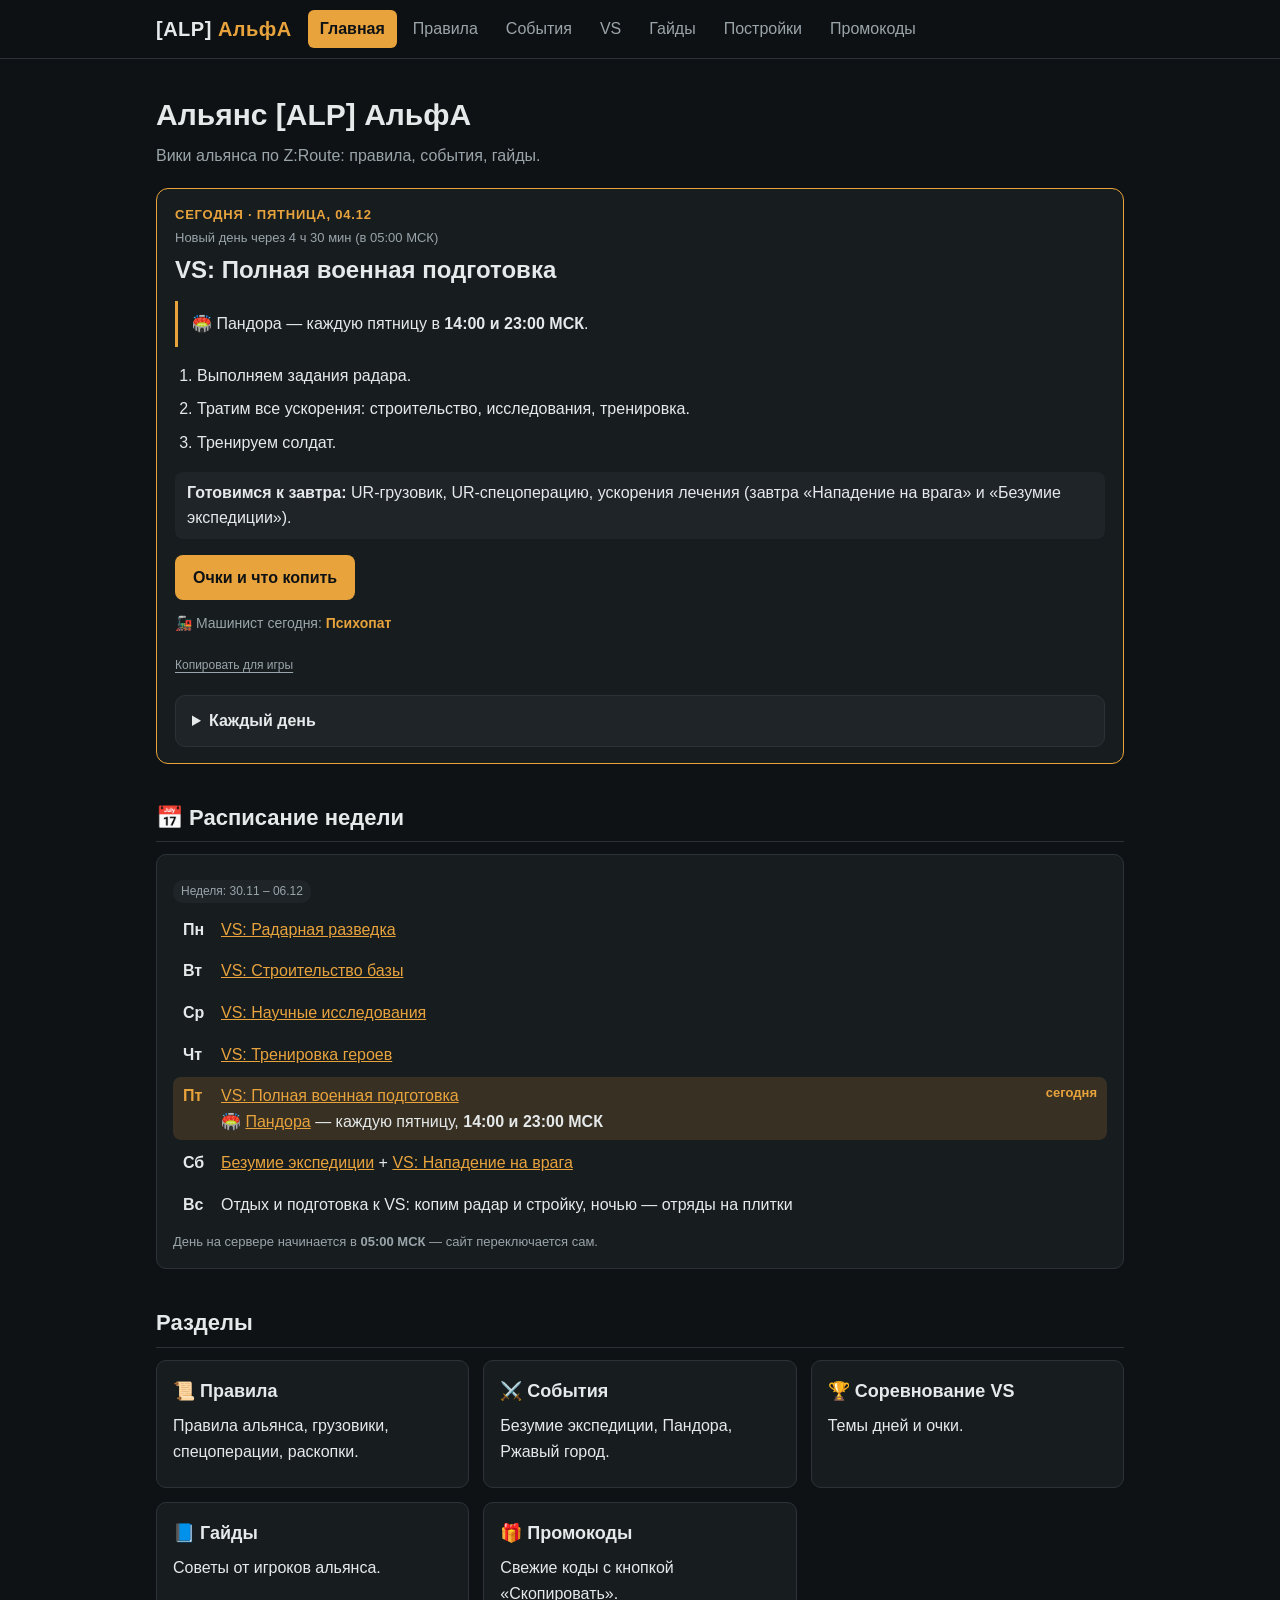
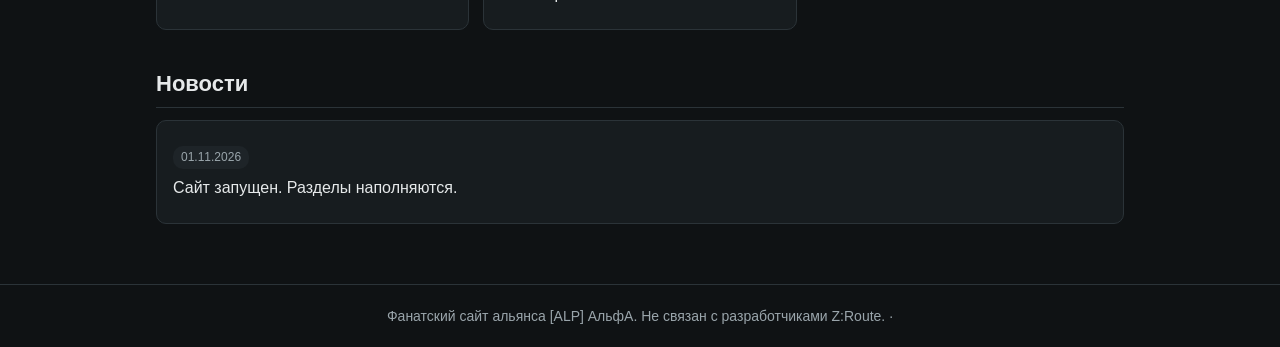
<file: index.html>
<!doctype html>
<html lang="ru">
<head>
  <meta charset="utf-8">
  <meta name="viewport" content="width=device-width, initial-scale=1">
  <title>АльфА — вики по Z:Route</title>
  <link rel="stylesheet" href="style.css">
</head>
<body>
<header>
  <div class="bar">
    <a class="logo" href="index.html">[ALP] <span>АльфА</span></a>
    <nav>
      <a class="active" href="index.html">Главная</a>
      <a href="rules.html">Правила</a>
      <a href="activities.html">События</a>
      <a href="vs.html">VS</a>
      <a href="guides.html">Гайды</a>
      <a href="base.html">Постройки</a>
      <a href="promo.html">Промокоды</a>
    </nav>
  </div>
</header>

<main>
  <h1>Альянс [ALP] АльфА</h1>
  <p class="lead">Вики альянса по Z:Route: правила, события, гайды.</p>

  <!-- ===== СЕГОДНЯ: показывается автоматически по игровому дню =====
       Машинист дня — атрибут data-driver у <template> (поменял машиниста — поменяй и тут).
       Действия на каждый день — в блоках <template data-plan="N"> ниже (1 = Пн … 7 = Вс).
       Меняй пункты <li> внутри нужного дня. -->
  <section class="today-card" aria-live="polite">
    <p class="eyebrow" id="today-date">Сегодня</p>
    <p class="day-left" id="day-left"></p>
    <h2 id="today-title">Сегодня</h2>
    <div id="today-plan"></div>
    <p class="driver" id="today-driver" hidden></p>
    <p><button type="button" style="display:inline-block;background:none;border:0;padding:4px 0;color:var(--muted);font:inherit;font-size:12px;text-decoration:underline;text-underline-offset:3px;cursor:pointer" id="copy-today">Копировать для игры</button> <span id="copy-today-status" role="status"></span></p>
    <details class="daily">
      <summary>Каждый день</summary>
      <ul class="plain">
        <li>Нажимаем ручку — помогаем союзникам.</li>
        <li>Грузовики: галочка «Исключить Транспортник с этого сервера». <a href="rules.html#trucks">Как</a></li>
        <li>Спецоперации грабим только на чужом сервере со звёздочкой. Нужный сервер меняется каждый день — уточняем у альянса. <a href="rules.html#specops">Как</a></li>
        <li>Раскопки: нашёл в радаре — в общий чат; следим за таймером. <a href="rules.html#excavation">Как</a></li>
      </ul>
    </details>
  </section>

  <template data-plan="1" data-title="VS: Радарная разведка" data-driver="RumanticK">
    <ol class="steps"><li>Выполняем накопленный радар. Сколько очков даёт задание — у каждого по-разному: зависит от изученных исследований.</li><li>Тратим выносливость и улучшаем истребитель: части бойца дают очки, но <b>коробки с запчастями не открываем</b> — их только в среду!</li><li>Собираем ресурсы с плиток (сбор радаром очков не даёт).</li><li><b>Опыт героев не тратим:</b> очков мало, оставляем на четверг.</li><li><b>Готовим здания ко вторнику:</b> стройку запускаем, но готовые здания с галочкой ✅ <b>не прожимаем</b>. Жмём галочки во вторник — тогда сила засчитается в «Строительство базы».</li><li><b>Запускаем исследование на пару дней</b> — к среде («Научные исследования») оно дойдёт, и его можно будет добить ускорениями, чтобы мощь засчиталась в VS.</li></ol>
    <p class="prep"><b>Готовимся к завтра:</b> UR-грузовик и UR-спецоперацию, билеты выживших, ускорения строительства (завтра «Строительство базы»).</p>
    <a class="btn" href="vs.html#vs-1">Очки и что копить</a>
  </template>
  <template data-plan="2" data-title="VS: Строительство базы" data-driver="Золотой">
    <ol class="steps"><li>Отправляем UR-грузовик — самое жирное задание дня.</li><li>Проходим UR-спецоперации.</li><li>Нанимаем выживших.</li><li>Тратим ускорения строительства, улучшаем здания.</li></ol>
    <p class="prep"><b>Готовимся к завтра:</b> Научные данные, ускорения исследований, задания радара (завтра «Научные исследования»).</p>
    <a class="btn" href="vs.html#vs-2">Очки и что копить</a>
  </template>
  <template data-plan="3" data-title="VS: Научные исследования" data-driver="Психопат">
    <ol class="steps"><li>Выполняем задания радара.</li><li>Тратим научные данные.</li><li>Запускаем исследования и тратим ускорения исследований.</li></ol>
    <p class="prep"><b>Готовимся к завтра:</b> Фрагменты героев, билеты найма героев, книги навыков, опыт героев (завтра «Тренировка героев»).</p>
    <a class="btn" href="vs.html#vs-3">Очки и что копить</a>
  </template>
  <template data-plan="4" data-title="VS: Тренировка героев" data-driver="OLLi">
    <ol class="steps"><li>Тратим фрагменты героев — ультраредкие дают больше всего.</li><li>Нанимаем героев.</li><li>Тратим книги навыков и опыт героя.</li></ol>
    <p class="prep"><b>Готовимся к завтра:</b> Ускорения всех видов (завтра «Полная военная подготовка»).</p>
    <a class="btn" href="vs.html#vs-4">Очки и что копить</a>
  </template>
  <template data-plan="5" data-title="VS: Полная военная подготовка" data-driver="AlenaMiy (R5)">
    <p class="note">🏟️ Пандора — каждую пятницу в <b>14:00 и 23:00 МСК</b>.</p>
    <ol class="steps"><li>Выполняем задания радара.</li><li>Тратим все ускорения: строительство, исследования, тренировка.</li><li>Тренируем солдат.</li></ol>
    <p class="prep"><b>Готовимся к завтра:</b> UR-грузовик, UR-спецоперацию, ускорения лечения (завтра «Нападение на врага» и «Безумие экспедиции»).</p>
    <a class="btn" href="vs.html#vs-5">Очки и что копить</a>
  </template>
  <template data-plan="6" data-title="Безумие экспедиции" data-driver="Man&#39;yak">
    <ol class="steps">
      <li>Залетаем на сервер соперника.</li>
      <li>Сжигаем дотла всё, что стоит на окраине сервера.</li>
      <li>Не останавливаемся, пока не закроем все сундуки до <b>1 500 000 очков</b>.</li>
      <li>Будь готов к атакам: в субботу может быть два противника — по VS и по межсерверу.</li>
      <li>VS «Нападение на врага»: UR-грузовик, UR-спецоперации, ускорения. <a href="vs.html#vs-6">Очки</a></li>
    </ol>
    <a class="btn" href="activities.html#madness">Подробно со скринами</a>
  </template>
  <template data-plan="7" data-title="Отдых и подготовка к VS" data-driver="Nemmi">
    <ol class="steps"><li>Зализываем раны после субботы.</li><li>Копим радар на понедельник, а стройку — на вторник.</li><li>Перед сном отправляем все отряды на плитки. Смотри при отправке, чтобы сбор закончился <b>после 05:00 МСК</b> — тогда он засчитается на понедельник!</li></ol>
    <p class="prep"><b>Готовимся к завтра:</b> задания радара, части и чипы бойца, выносливость (завтра VS «Радарная разведка»).</p>
    <a class="btn" href="vs.html#vs-1">Что будет в понедельник</a>
  </template>

  <!-- ===== НЕДЕЛЯ: расписание одно на все недели, сегодняшний день подсвечивается сам =====
       Чтобы поменять событие дня — правь текст внутри <span class="what">…</span>. -->
  <h2>📅 Расписание недели</h2>
  <div class="card">
    <p><span class="tag" id="week-dates">Неделя</span></p>
        <ul class="week">
      <li data-day="1"><b>Пн</b> <span class="what"><a href="vs.html#vs-1">VS: Радарная разведка</a></span></li>
      <li data-day="2"><b>Вт</b> <span class="what"><a href="vs.html#vs-2">VS: Строительство базы</a></span></li>
      <li data-day="3"><b>Ср</b> <span class="what"><a href="vs.html#vs-3">VS: Научные исследования</a></span></li>
      <li data-day="4"><b>Чт</b> <span class="what"><a href="vs.html#vs-4">VS: Тренировка героев</a></span></li>
      <li data-day="5"><b>Пт</b> <span class="what"><a href="vs.html#vs-5">VS: Полная военная подготовка</a><span><br>🏟️ <a href="activities.html#pandora">Пандора</a> — каждую пятницу, <strong>14:00 и 23:00 МСК</strong></span></span></li>
      <li data-day="6"><b>Сб</b> <span class="what"><a href="activities.html#madness">Безумие экспедиции</a> + <a href="vs.html#vs-6">VS: Нападение на врага</a></span></li>
      <li data-day="7"><b>Вс</b> <span class="what">Отдых и подготовка к VS: копим радар и стройку, ночью — отряды на плитки</span></li>
    </ul>
    <p class="lead" style="margin:8px 0 0;font-size:13px">День на сервере начинается в <b>05:00 МСК</b> — сайт переключается сам.</p>
  </div>

  <h2>Разделы</h2>
  <div class="grid">
    <a class="card" href="rules.html">
      <h3>📜 Правила</h3>
      <p>Правила альянса, грузовики, спецоперации, раскопки.</p>
    </a>
    <a class="card" href="activities.html">
      <h3>⚔️ События</h3>
      <p>Безумие экспедиции, Пандора, Ржавый город.</p>
    </a>
    <a class="card" href="vs.html">
      <h3>🏆 Соревнование VS</h3>
      <p>Темы дней и очки.</p>
    </a>
    <a class="card" href="guides.html">
      <h3>📘 Гайды</h3>
      <p>Советы от игроков альянса.</p>
    </a>
    <a class="card" href="promo.html">
      <h3>🎁 Промокоды</h3>
      <p>Свежие коды с кнопкой «Скопировать».</p>
    </a>
  </div>

  <h2>Новости</h2>
  <!-- Новая новость = скопируй блок .card. Свежие — сверху. -->
  <div class="card">
    <p><span class="tag">01.11.2026</span></p>
    <p>Сайт запущен. Разделы наполняются.</p>
  </div>
</main>

<footer>Фанатский сайт альянса [ALP] АльфА. Не связан с разработчиками Z:Route. ·</footer>
<script src="today.js?v=20261126-order"></script>
<script src="game-copy.js?v=1"></script>
</body>
</html>
</file>
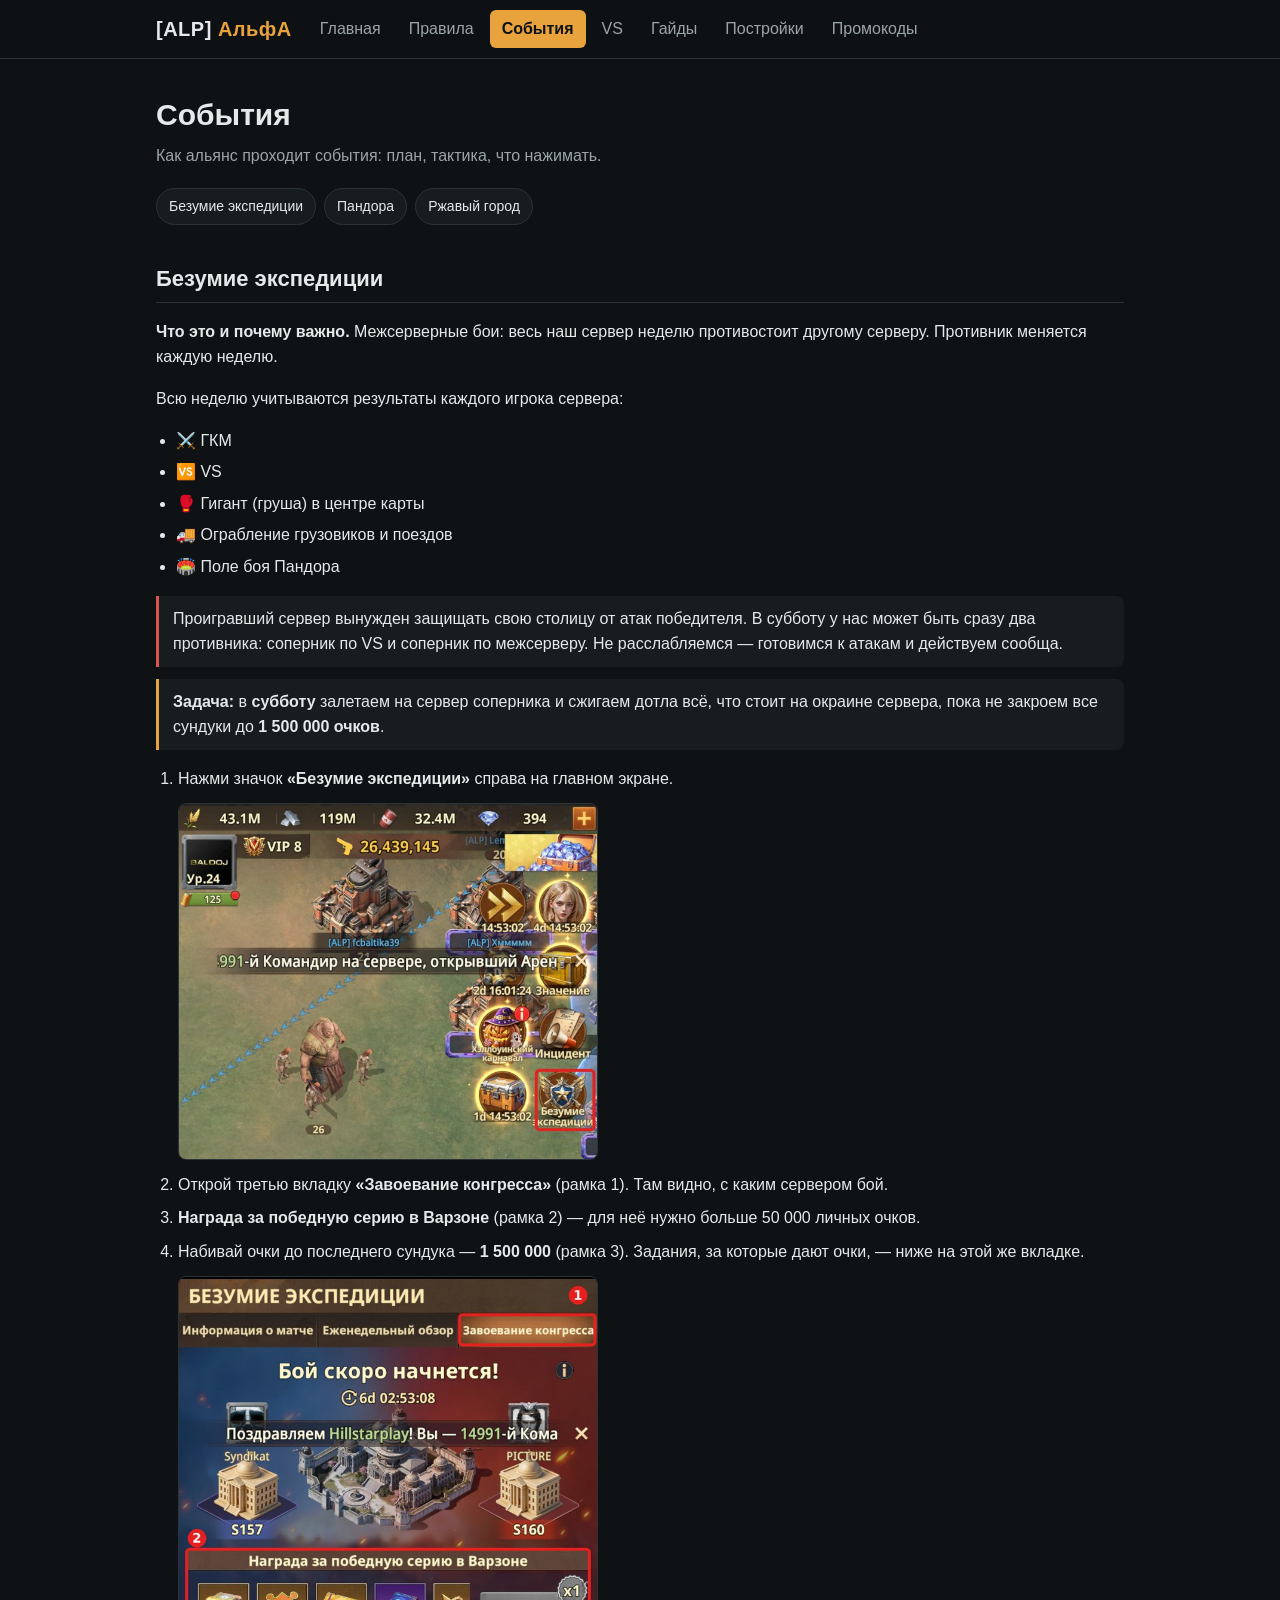
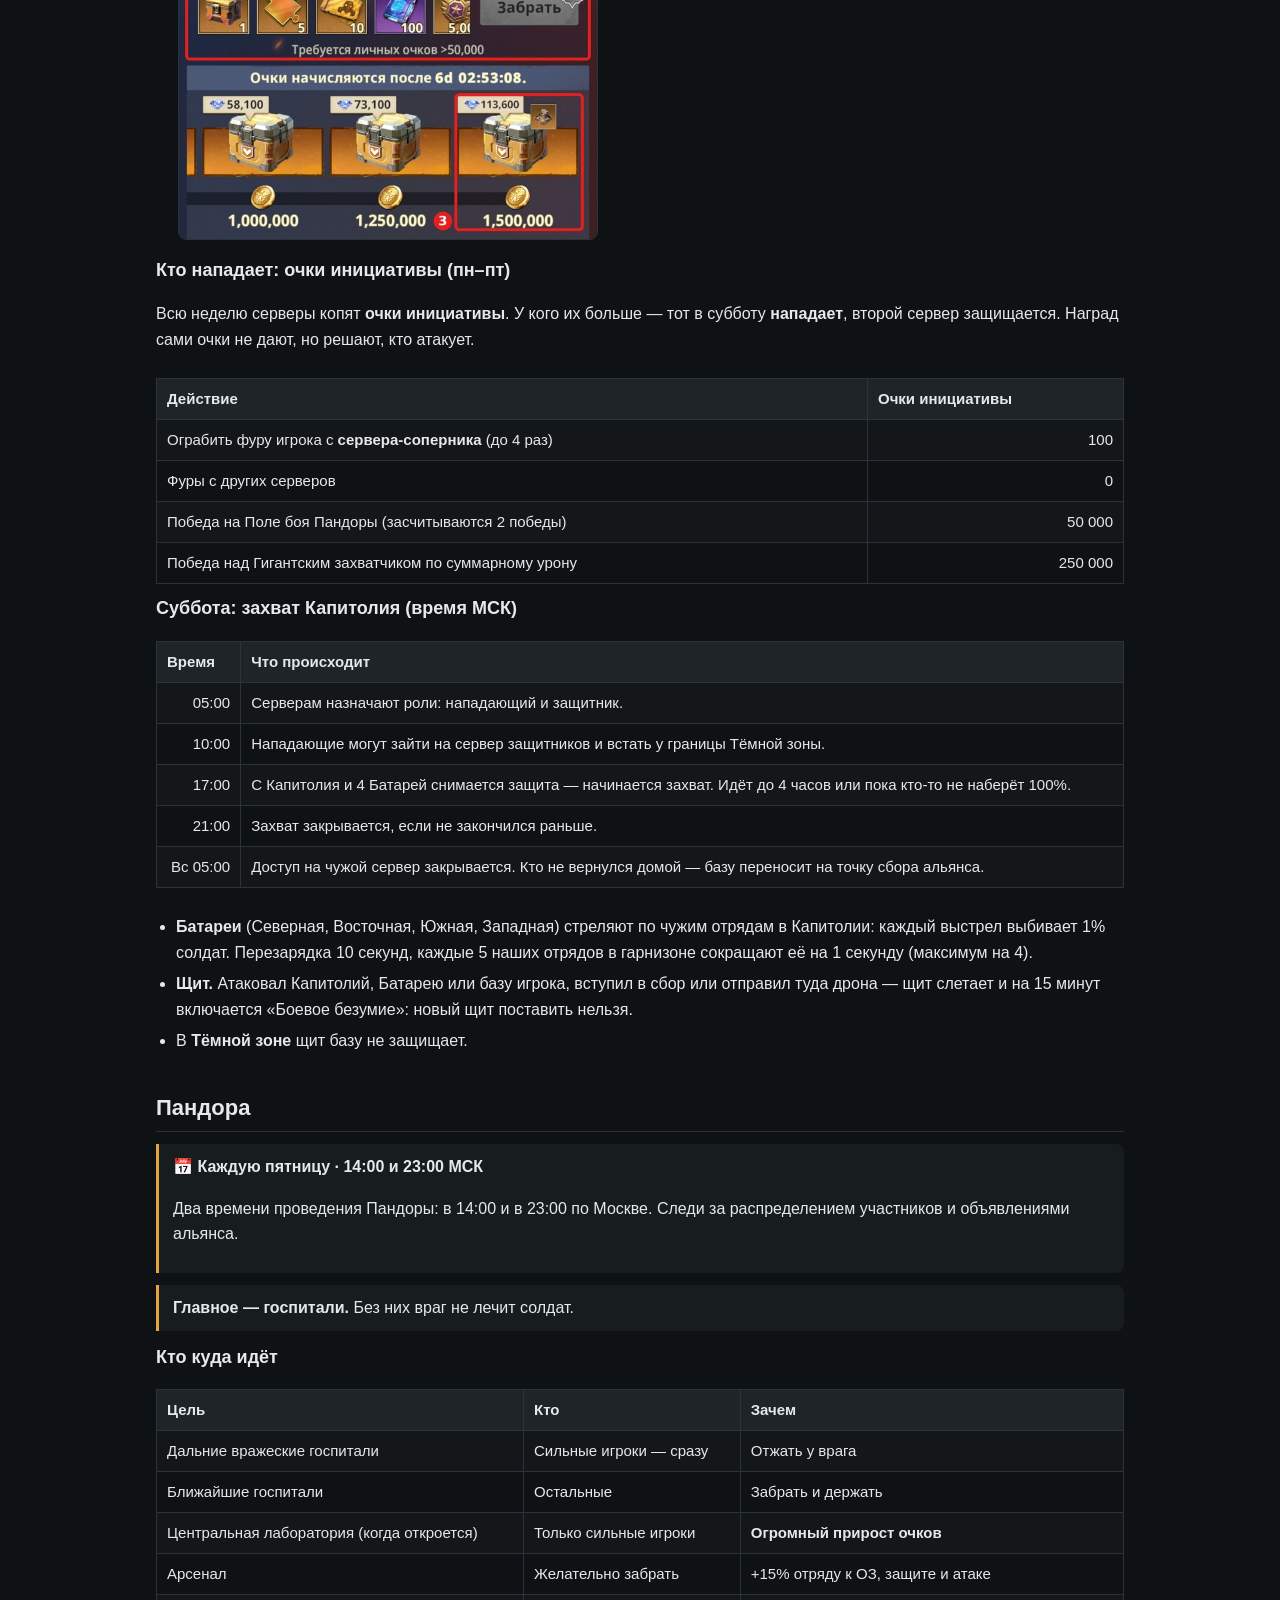
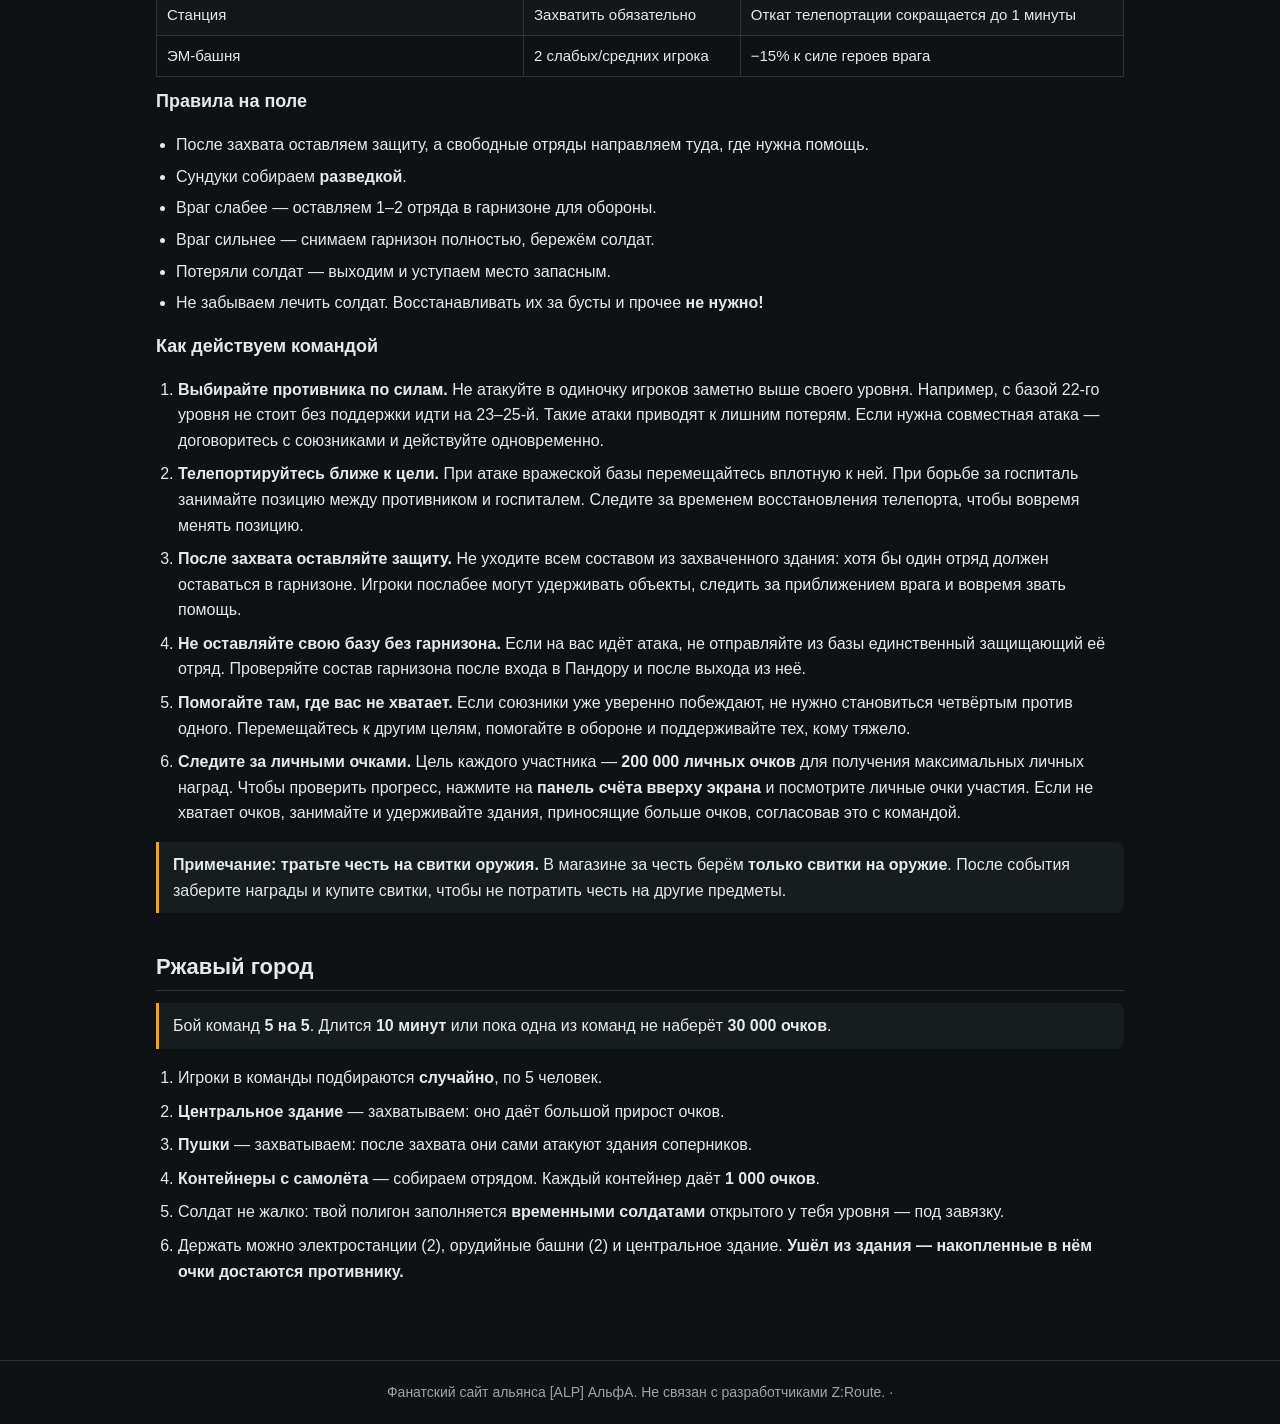
<file: activities.html>
<!doctype html>
<html lang="ru">
<head>
  <meta charset="utf-8">
  <meta name="viewport" content="width=device-width, initial-scale=1">
  <title>События — АльфА</title>
  <link rel="stylesheet" href="style.css">
</head>
<body>
<header>
  <div class="bar">
    <a class="logo" href="index.html">[ALP] <span>АльфА</span></a>
    <nav>
      <a href="index.html">Главная</a>
      <a href="rules.html">Правила</a>
      <a class="active" href="activities.html">События</a>
      <a href="vs.html">VS</a>
      <a href="guides.html">Гайды</a>
      <a href="base.html">Постройки</a>
      <a href="promo.html">Промокоды</a>
    </nav>
  </div>
</header>

<main>
  <h1>События</h1>
  <p class="lead">Как альянс проходит события: план, тактика, что нажимать.</p>

  <div class="toc">
    <a href="#madness">Безумие экспедиции</a>
    <a href="#pandora">Пандора</a>
    <a href="#rust-city">Ржавый город</a>
  </div>

  <!-- ===== БЕЗУМИЕ ЭКСПЕДИЦИИ ===== -->
  <section id="madness">
    <h2>Безумие экспедиции</h2>
    <p><b>Что это и почему важно.</b> Межсерверные бои: весь наш сервер неделю противостоит другому серверу. Противник меняется каждую неделю.</p>
    <p>Всю неделю учитываются результаты каждого игрока сервера:</p>
    <ul class="plain">
      <li>⚔️ ГКМ</li>
      <li>🆚 VS</li>
      <li>🥊 Гигант (груша) в центре карты</li>
      <li>🚚 Ограбление грузовиков и поездов</li>
      <li>🏟️ Поле боя Пандора</li>
    </ul>
    <div class="note warn">Проигравший сервер вынужден защищать свою столицу от атак победителя. В субботу у нас может быть сразу два противника: соперник по VS и соперник по межсерверу. Не расслабляемся — готовимся к атакам и действуем сообща.</div>
    <div class="note"><b>Задача:</b> в <b>субботу</b> залетаем на сервер соперника и сжигаем дотла всё, что стоит на окраине сервера, пока не закроем все сундуки до <b>1 500 000 очков</b>.</div>

    <ol class="steps">
      <li>Нажми значок <b>«Безумие экспедиции»</b> справа на главном экране.
        <img class="shot" src="img/madness-1-icon.jpg" alt="Значок «Безумие экспедиции» обведён"></li>
      <li>Открой третью вкладку <b>«Завоевание конгресса»</b> (рамка 1). Там видно, с каким сервером бой.</li>
      <li><b>Награда за победную серию в Варзоне</b> (рамка 2) — для неё нужно больше 50 000 личных очков.</li>
      <li>Набивай очки до последнего сундука — <b>1 500 000</b> (рамка 3). Задания, за которые дают очки, — ниже на этой же вкладке.
        <img class="shot" src="img/madness-2-tabs.jpg" alt="1 — вкладка «Завоевание конгресса», 2 — награда за победную серию в Варзоне, 3 — сундук за 1 500 000 очков"></li>
    </ol>

    <h3>Кто нападает: очки инициативы (пн–пт)</h3>
    <p>Всю неделю серверы копят <b>очки инициативы</b>. У кого их больше — тот в субботу <b>нападает</b>, второй сервер защищается. Наград сами очки не дают, но решают, кто атакует.</p>
    <div class="table-wrap">
      <table>
        <tr><th>Действие</th><th>Очки инициативы</th></tr>
        <tr><td>Ограбить фуру игрока с <b>сервера-соперника</b> (до 4 раз)</td><td class="num">100</td></tr>
        <tr><td>Фуры с других серверов</td><td class="num">0</td></tr>
        <tr><td>Победа на Поле боя Пандоры (засчитываются 2 победы)</td><td class="num">50 000</td></tr>
        <tr><td>Победа над Гигантским захватчиком по суммарному урону</td><td class="num">250 000</td></tr>
      </table>
    </div>

    <h3>Суббота: захват Капитолия (время МСК)</h3>
    <div class="table-wrap">
      <table>
        <tr><th>Время</th><th>Что происходит</th></tr>
        <tr><td class="num">05:00</td><td>Серверам назначают роли: нападающий и защитник.</td></tr>
        <tr><td class="num">10:00</td><td>Нападающие могут зайти на сервер защитников и встать у границы Тёмной зоны.</td></tr>
        <tr><td class="num">17:00</td><td>С Капитолия и 4 Батарей снимается защита — начинается захват. Идёт до 4 часов или пока кто-то не наберёт 100%.</td></tr>
        <tr><td class="num">21:00</td><td>Захват закрывается, если не закончился раньше.</td></tr>
        <tr><td class="num">Вс 05:00</td><td>Доступ на чужой сервер закрывается. Кто не вернулся домой — базу переносит на точку сбора альянса.</td></tr>
      </table>
    </div>
    <ul class="plain">
      <li><b>Батареи</b> (Северная, Восточная, Южная, Западная) стреляют по чужим отрядам в Капитолии: каждый выстрел выбивает 1% солдат. Перезарядка 10 секунд, каждые 5 наших отрядов в гарнизоне сокращают её на 1 секунду (максимум на 4).</li>
      <li><b>Щит.</b> Атаковал Капитолий, Батарею или базу игрока, вступил в сбор или отправил туда дрона — щит слетает и на 15 минут включается «Боевое безумие»: новый щит поставить нельзя.</li>
      <li>В <b>Тёмной зоне</b> щит базу не защищает.</li>
    </ul>
  </section>

  <!-- ===== ПАНДОРА ===== -->
  <section id="pandora">
    <h2>Пандора</h2>
    <div class="note">
      <b>📅 Каждую пятницу · 14:00 и 23:00 МСК</b>
      <p>Два времени проведения Пандоры: в 14:00 и в 23:00 по Москве. Следи за распределением участников и объявлениями альянса.</p>
    </div>
    <div class="note"><b>Главное — госпитали.</b> Без них враг не лечит солдат.</div>

    <h3>Кто куда идёт</h3>
    <div class="table-wrap">
      <table>
        <tr><th>Цель</th><th>Кто</th><th>Зачем</th></tr>
        <tr><td>Дальние вражеские госпитали</td><td>Сильные игроки — сразу</td><td>Отжать у врага</td></tr>
        <tr><td>Ближайшие госпитали</td><td>Остальные</td><td>Забрать и держать</td></tr>
        <tr><td>Центральная лаборатория (когда откроется)</td><td>Только сильные игроки</td><td><b>Огромный прирост очков</b></td></tr>
        <tr><td>Арсенал</td><td>Желательно забрать</td><td>+15% отряду к ОЗ, защите и атаке</td></tr>
        <tr><td>Станция</td><td>Захватить обязательно</td><td>Откат телепортации сокращается до 1 минуты</td></tr>
        <tr><td>ЭМ-башня</td><td>2 слабых/средних игрока</td><td>−15% к силе героев врага</td></tr>
      </table>
    </div>

    <h3>Правила на поле</h3>
    <ul class="plain">
      <li>После захвата оставляем защиту, а свободные отряды направляем туда, где нужна помощь.</li>
      <li>Сундуки собираем <b>разведкой</b>.</li>
      <li>Враг слабее — оставляем 1–2 отряда в гарнизоне для обороны.</li>
      <li>Враг сильнее — снимаем гарнизон полностью, бережём солдат.</li>
      <li>Потеряли солдат — выходим и уступаем место запасным.</li>
      <li>Не забываем лечить солдат. Восстанавливать их за бусты и прочее <b>не нужно!</b></li>
    </ul>
    <h3>Как действуем командой</h3>
    <ol class="steps">
      <li><b>Выбирайте противника по силам.</b> Не атакуйте в одиночку игроков заметно выше своего уровня. Например, с базой 22-го уровня не стоит без поддержки идти на 23–25-й. Такие атаки приводят к лишним потерям. Если нужна совместная атака — договоритесь с союзниками и действуйте одновременно.</li>
      <li><b>Телепортируйтесь ближе к цели.</b> При атаке вражеской базы перемещайтесь вплотную к ней. При борьбе за госпиталь занимайте позицию между противником и госпиталем. Следите за временем восстановления телепорта, чтобы вовремя менять позицию.</li>
      <li><b>После захвата оставляйте защиту.</b> Не уходите всем составом из захваченного здания: хотя бы один отряд должен оставаться в гарнизоне. Игроки послабее могут удерживать объекты, следить за приближением врага и вовремя звать помощь.</li>
      <li><b>Не оставляйте свою базу без гарнизона.</b> Если на вас идёт атака, не отправляйте из базы единственный защищающий её отряд. Проверяйте состав гарнизона после входа в Пандору и после выхода из неё.</li>
      <li><b>Помогайте там, где вас не хватает.</b> Если союзники уже уверенно побеждают, не нужно становиться четвёртым против одного. Перемещайтесь к другим целям, помогайте в обороне и поддерживайте тех, кому тяжело.</li>
      <li><b>Следите за личными очками.</b> Цель каждого участника — <b>200 000 личных очков</b> для получения максимальных личных наград. Чтобы проверить прогресс, нажмите на <b>панель счёта вверху экрана</b> и посмотрите личные очки участия. Если не хватает очков, занимайте и удерживайте здания, приносящие больше очков, согласовав это с командой.</li>
    </ol>
    <aside class="note"><b>Примечание: тратьте честь на свитки оружия.</b> В магазине за честь берём <b>только свитки на оружие</b>. После события заберите награды и купите свитки, чтобы не потратить честь на другие предметы.</aside>
    <!-- Сюда можно добавить карту Пандоры: <img class="shot shot-wide" src="img/pandora-map.jpg" alt="Карта"> -->
  </section>

  <!-- ===== РЖАВЫЙ ПОЯС ===== -->
  <section id="rust-city">
    <h2>Ржавый город</h2>
    <div class="note">Бой команд <b>5 на 5</b>. Длится <b>10 минут</b> или пока одна из команд не наберёт <b>30 000 очков</b>.</div>
    <ol class="steps">
      <li>Игроки в команды подбираются <b>случайно</b>, по 5 человек.</li>
      <li><b>Центральное здание</b> — захватываем: оно даёт большой прирост очков.</li>
      <li><b>Пушки</b> — захватываем: после захвата они сами атакуют здания соперников.</li>
      <li><b>Контейнеры с самолёта</b> — собираем отрядом. Каждый контейнер даёт <b>1 000 очков</b>.</li>
      <li>Солдат не жалко: твой полигон заполняется <b>временными солдатами</b> открытого у тебя уровня — под завязку.</li>
      <li>Держать можно электростанции (2), орудийные башни (2) и центральное здание. <b>Ушёл из здания — накопленные в нём очки достаются противнику.</b></li>
    </ol>
  </section>
</main>

<footer>Фанатский сайт альянса [ALP] АльфА. Не связан с разработчиками Z:Route. ·</footer>
</body>
</html>
</file>
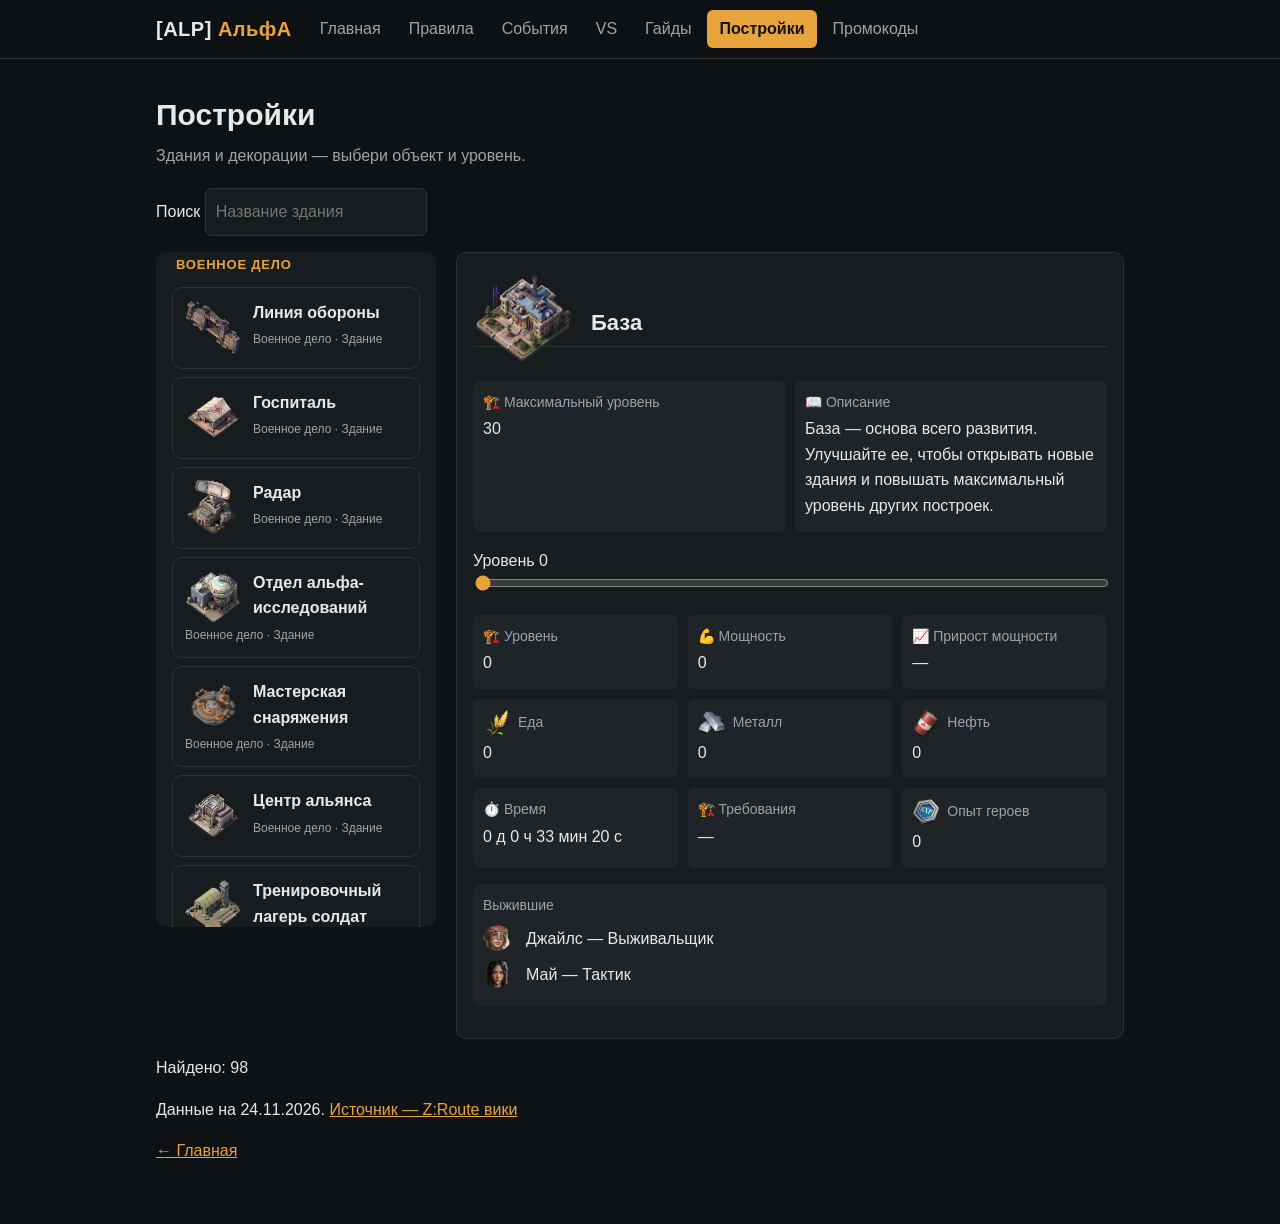
<file: base.html>
<!doctype html><html lang="ru"><head><meta charset="utf-8"><meta name="viewport" content="width=device-width,initial-scale=1"><title>Постройки — АльфА</title><link rel="stylesheet" href="style.css"><link rel="stylesheet" href="catalog.css?v=picture-menu24"></head><body><header>
  <div class="bar">
    <a class="logo" href="index.html">[ALP] <span>АльфА</span></a>
    <nav>
      <a href="index.html">Главная</a>
      <a href="rules.html">Правила</a>
      <a href="activities.html">События</a>
      <a href="vs.html">VS</a>
      <a href="guides.html">Гайды</a>
      <a class="active" href="base.html">Постройки</a>
      <a href="promo.html">Промокоды</a>
    </nav>
  </div>
</header><main><h1>Постройки</h1><p class="lead">Здания и декорации — выбери объект и уровень.</p><p><label>Поиск <input type="search" id="base-search" placeholder="Название здания"></label></p><div class="buildings-layout"><div id="building-cards" class="building-list"></div><section id="building-detail" class="card" hidden></section></div><p id="base-status" role="status">Загрузка…</p><p>Данные на 24.11.2026. <a href="https://wiki-zroute.ru/buildings.html">Источник — Z:Route вики</a></p><a href="index.html">← Главная</a></main><script src="base.js?v=clean-fields26"></script></body></html>
</file>
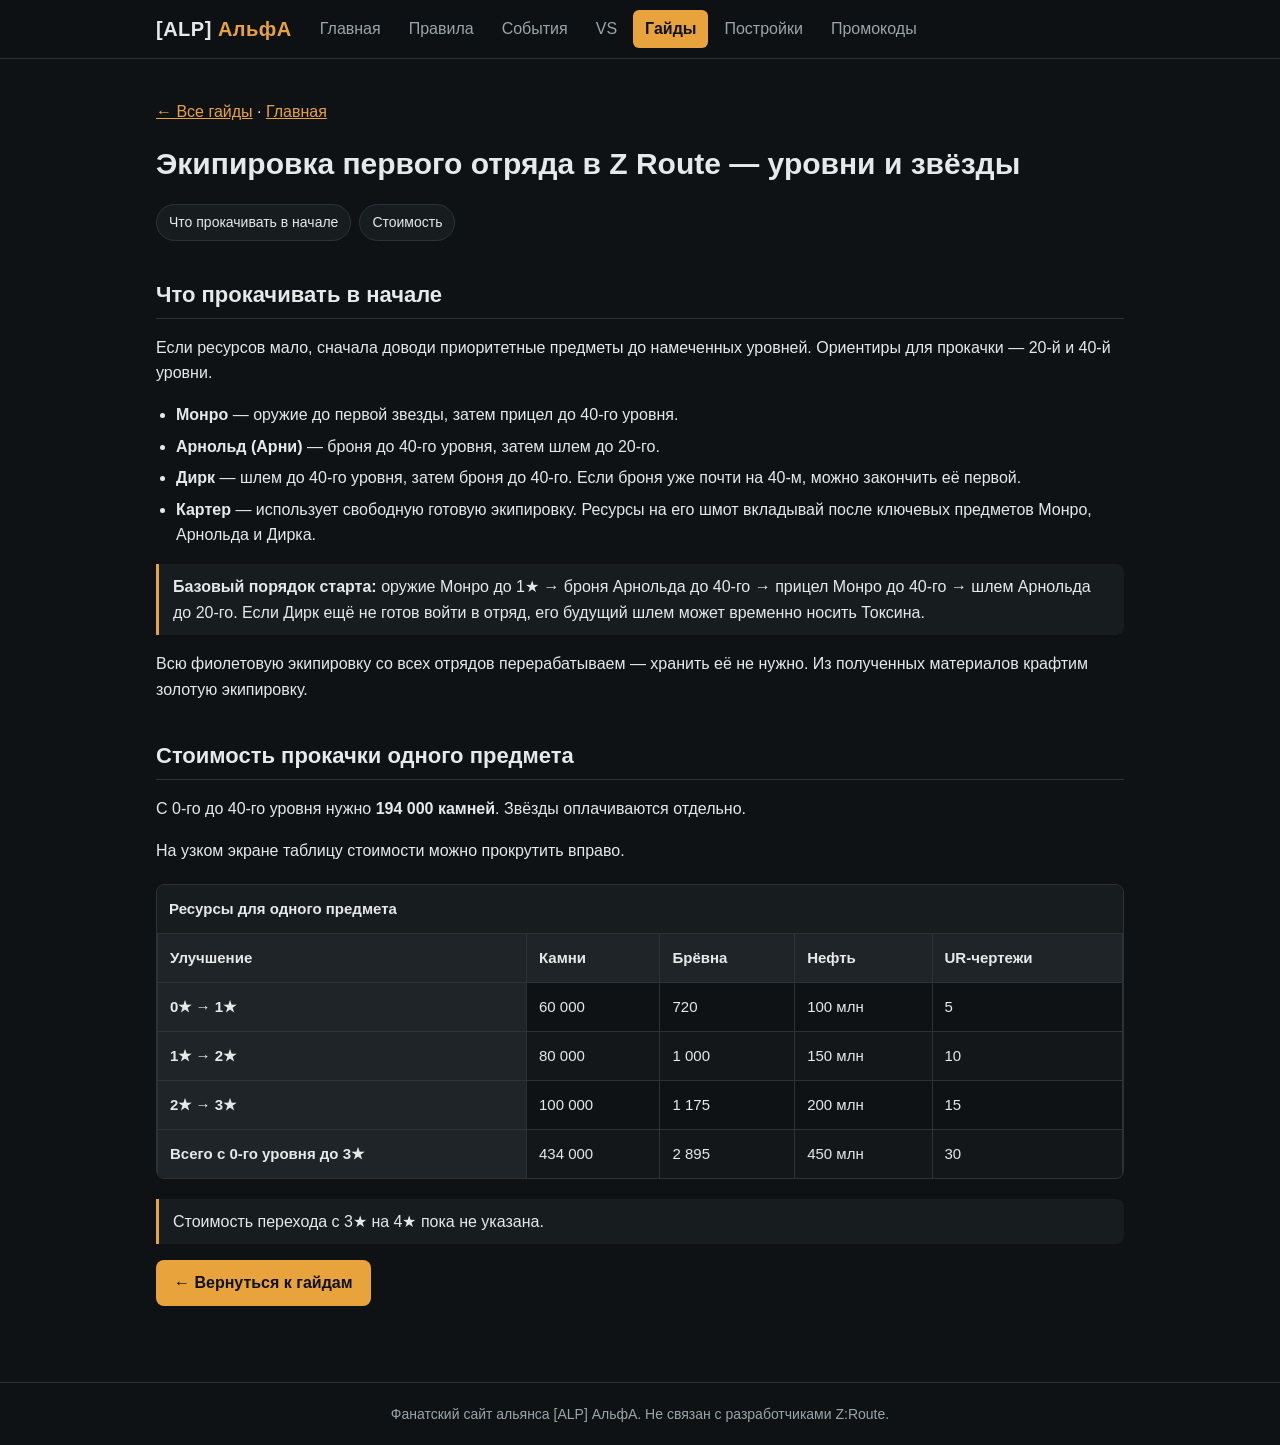
<file: equipment.html>
<!doctype html>
<html lang="ru">
<head>
<meta charset="utf-8">
<meta name="viewport" content="width=device-width, initial-scale=1">
<title>Экипировка первого отряда в Z Route — уровни и звёзды — АльфА</title>
<link rel="stylesheet" href="style.css">
<style>
.equipment-scroll { overflow-x:auto; margin:20px 0; border:1px solid var(--line); border-radius:8px; }
.equipment-scroll:focus-visible { outline:2px solid var(--accent); }
.equipment-scroll table { width:100%; border-collapse:collapse; margin:0; }
.equipment-scroll caption { text-align:left; padding:12px; font-weight:700; background:var(--panel); }
.equipment-scroll th,.equipment-scroll td { padding:12px; text-align:left; vertical-align:top; border-bottom:1px solid var(--line); }
.equipment-scroll thead { background:var(--panel-2); }
.equipment-scroll tbody th { font-weight:600; }
.equipment-scroll tr:last-child > * { border-bottom:0; }
.costs table { min-width:610px; }
.costs td { white-space:nowrap; font-variant-numeric:tabular-nums; }
.equipment-page section { scroll-margin-top:170px; }
@media(max-width:600px) { .equipment-scroll th,.equipment-scroll td { padding:9px; font-size:14px; } .stars th:first-child { width:50px; } }
</style>
</head>
<body>
<header>
  <div class="bar">
    <a class="logo" href="index.html">[ALP] <span>АльфА</span></a>
    <nav>
      <a href="index.html">Главная</a>
      <a href="rules.html">Правила</a>
      <a href="activities.html">События</a>
      <a href="vs.html">VS</a>
      <a class="active" href="guides.html">Гайды</a>
      <a href="base.html">Постройки</a>
      <a href="promo.html">Промокоды</a>
    </nav>
  </div>
</header>
<main class="equipment-page">
<p><a href="guides.html">← Все гайды</a> · <a href="index.html">Главная</a></p>
<h1>Экипировка первого отряда в Z Route — уровни и звёзды</h1>
<nav class="toc" aria-label="Разделы гайда"><a href="#start">Что прокачивать в начале</a><a href="#cost">Стоимость</a></nav>
<section id="start">
<h2>Что прокачивать в начале</h2>
<p>Если ресурсов мало, сначала доводи приоритетные предметы до намеченных уровней. Ориентиры для прокачки — 20-й и 40-й уровни.</p>
<ul class="plain">
<li><b>Монро</b> — оружие до первой звезды, затем прицел до 40-го уровня.</li>
<li><b>Арнольд (Арни)</b> — броня до 40-го уровня, затем шлем до 20-го.</li>
<li><b>Дирк</b> — шлем до 40-го уровня, затем броня до 40-го. Если броня уже почти на 40-м, можно закончить её первой.</li>
<li><b>Картер</b> — использует свободную готовую экипировку. Ресурсы на его шмот вкладывай после ключевых предметов Монро, Арнольда и Дирка.</li>
</ul>
<p class="note"><b>Базовый порядок старта:</b> оружие Монро до 1★ → броня Арнольда до 40-го → прицел Монро до 40-го → шлем Арнольда до 20-го. Если Дирк ещё не готов войти в отряд, его будущий шлем может временно носить Токсина.</p>
<p>Всю фиолетовую экипировку со всех отрядов перерабатываем — хранить её не нужно. Из полученных материалов крафтим золотую экипировку.</p>
</section>

<section id="cost">
<h2>Стоимость прокачки одного предмета</h2>
<p>С 0-го до 40-го уровня нужно <b>194 000 камней</b>. Звёзды оплачиваются отдельно.</p>
<p class="muted">На узком экране таблицу стоимости можно прокрутить вправо.</p>
<div class="costs"><div class="equipment-scroll" role="region" aria-label="Ресурсы для одного предмета" tabindex="0"><table><caption>Ресурсы для одного предмета</caption><thead><tr><th scope="col">Улучшение</th><th scope="col">Камни</th><th scope="col">Брёвна</th><th scope="col">Нефть</th><th scope="col">UR-чертежи</th></tr></thead><tbody><tr><th scope="row">0★ → 1★</th><td>60 000</td><td>720</td><td>100 млн</td><td>5</td></tr><tr><th scope="row">1★ → 2★</th><td>80 000</td><td>1 000</td><td>150 млн</td><td>10</td></tr><tr><th scope="row">2★ → 3★</th><td>100 000</td><td>1 175</td><td>200 млн</td><td>15</td></tr><tr><th scope="row">Всего с 0-го уровня до 3★</th><td>434 000</td><td>2 895</td><td>450 млн</td><td>30</td></tr></tbody></table></div></div>
<p class="note">Стоимость перехода с 3★ на 4★ пока не указана.</p>
</section>
<p><a class="btn" href="guides.html">← Вернуться к гайдам</a></p>
</main>
<footer>Фанатский сайт альянса [ALP] АльфА. Не связан с разработчиками Z:Route.</footer>
</body></html>
</file>
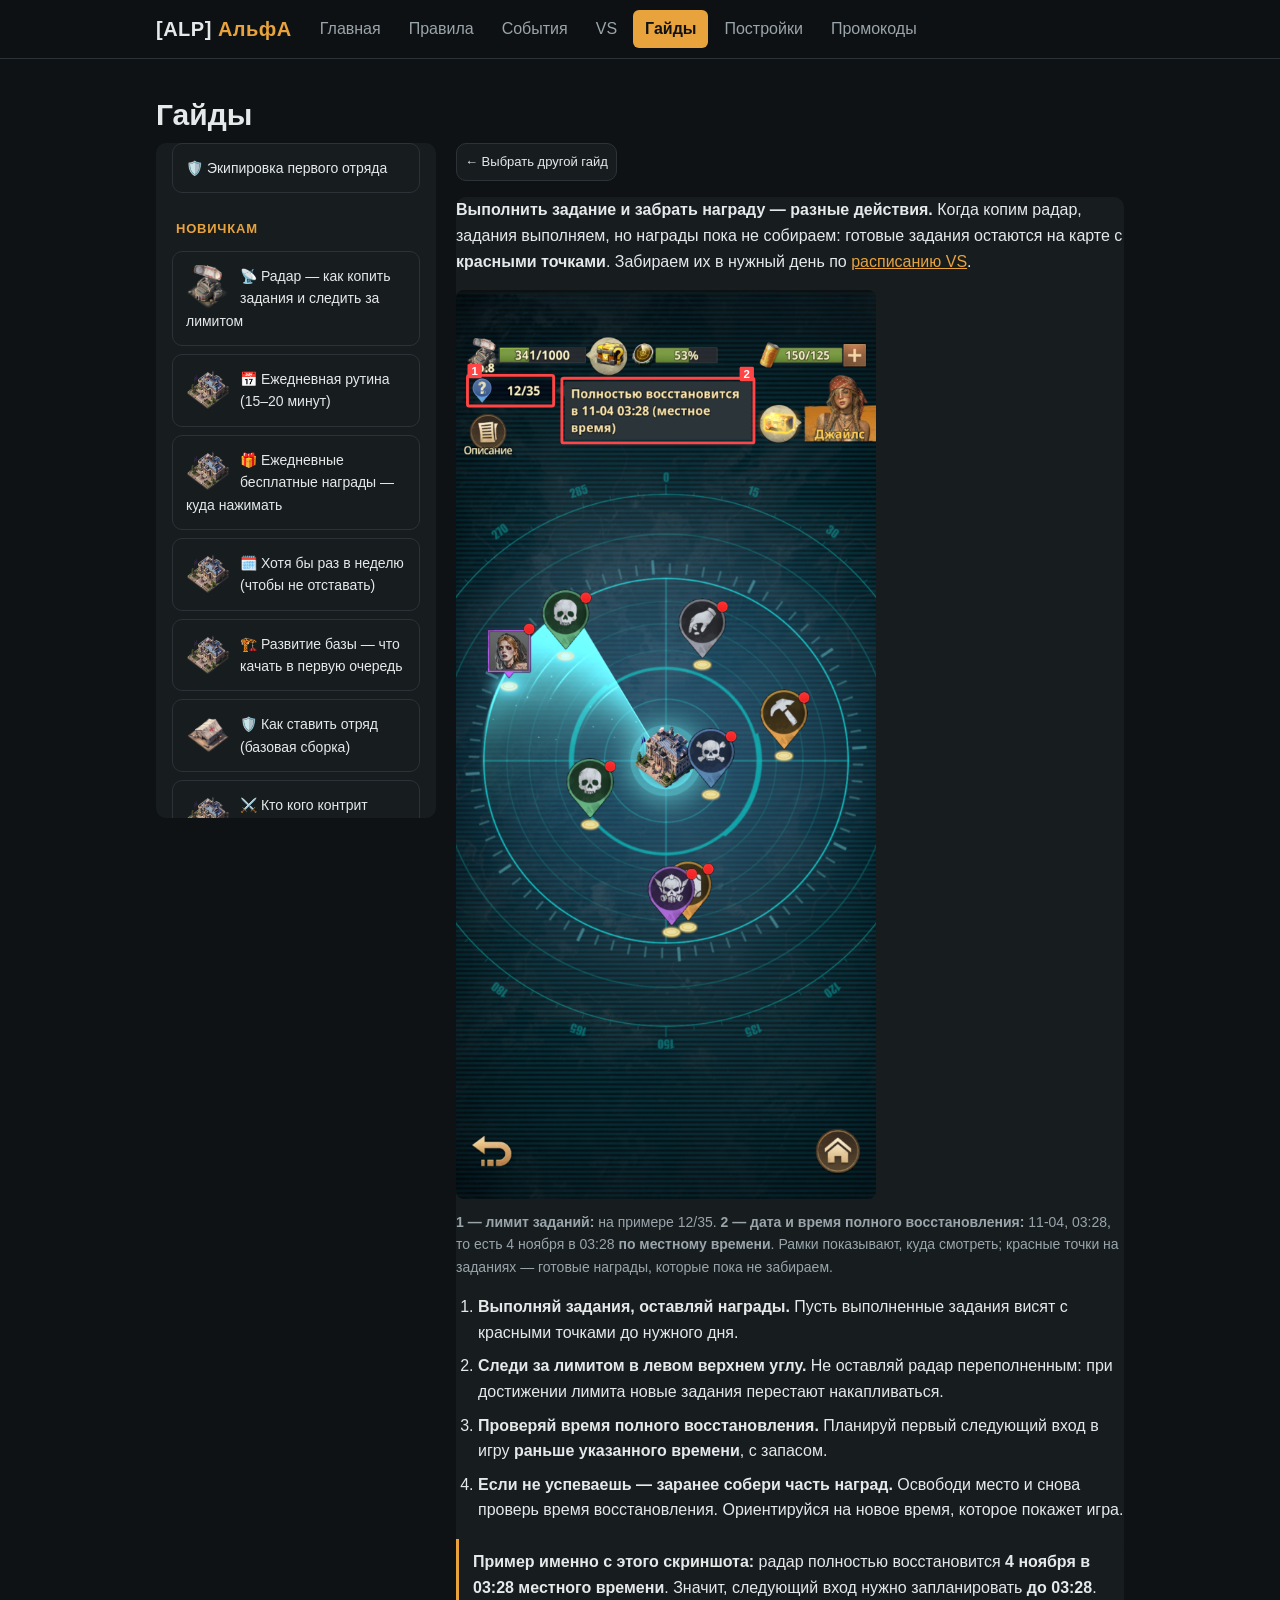
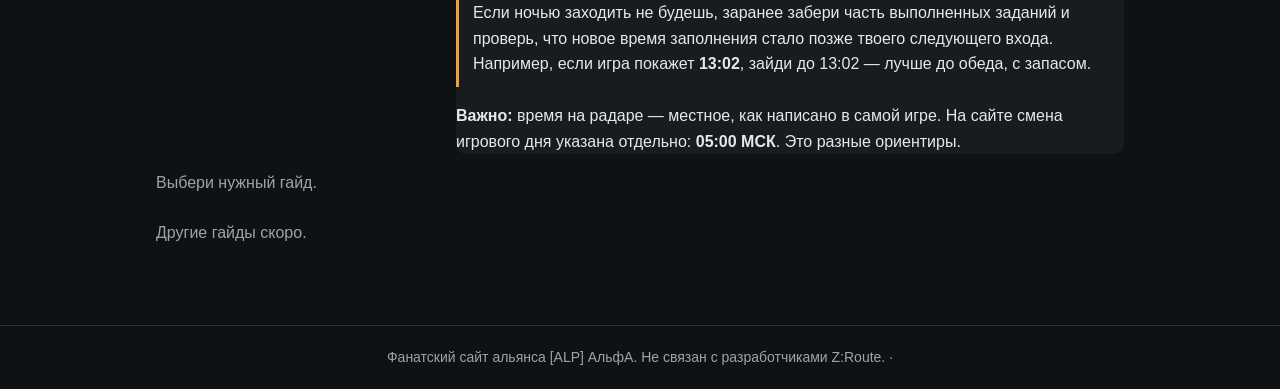
<file: guides.html>
<!doctype html>
<html lang="ru">
<head>
  <meta charset="utf-8">
  <meta name="viewport" content="width=device-width, initial-scale=1">
  <title>Гайды — АльфА</title>
  <link rel="stylesheet" href="style.css">
<link rel="stylesheet" href="catalog.css?v=picture-menu24"></head>
<body>
<header>
  <div class="bar">
    <a class="logo" href="index.html">[ALP] <span>АльфА</span></a>
    <nav>
      <a href="index.html">Главная</a>
      <a href="rules.html">Правила</a>
      <a href="activities.html">События</a>
      <a href="vs.html">VS</a>
      <a class="active" href="guides.html">Гайды</a>
      <a href="base.html">Постройки</a>
      <a href="promo.html">Промокоды</a>
    </nav>
  </div>
</header>

<main>
  <h1>Гайды</h1>
  <div class="card"><h2><a href="equipment.html">Экипировка первого отряда в Z Route — уровни и звёзды</a></h2><p>Приоритеты прокачки героев, очередь звёзд и стоимость улучшения одного предмета.</p></div>
  <p class="lead">Выбери нужный гайд.</p>

  <h2>Новичкам</h2>

  <details open id="radar" style="scroll-margin-top:140px">
    <summary>📡 Радар — как копить задания и следить за лимитом</summary>
    <div>
      <p><b>Выполнить задание и забрать награду — разные действия.</b> Когда копим радар, задания выполняем, но награды пока не собираем: готовые задания остаются на карте с <b>красными точками</b>. Забираем их в нужный день по <a href="vs.html">расписанию VS</a>.</p>
      <figure>
        <div style="position:relative;max-width:420px;width:100%;margin:12px 0">
          <img src="img/radar-saving.png" alt="Радар: лимит заданий 12/35 слева вверху; полное восстановление 4 ноября в 03:28 местного времени; выполненные задания отмечены красными точками" loading="lazy" width="1170" height="2532" style="display:block;width:100%;height:auto">
          <svg viewBox="0 0 1170 2532" aria-hidden="true" style="position:absolute;inset:0;width:100%;height:100%;pointer-events:none">
            <g fill="none" stroke="#ff4545" stroke-width="8">
              <rect x="32" y="238" width="240" height="85" rx="5"/>
              <rect x="295" y="246" width="535" height="180" rx="5"/>
            </g>
            <g fill="#ff4545"><rect x="32" y="206" width="40" height="40" rx="4"/><rect x="790" y="214" width="40" height="40" rx="4"/></g>
            <g fill="white" font-family="Arial,sans-serif" font-size="32" font-weight="bold" text-anchor="middle"><text x="52" y="237">1</text><text x="810" y="245">2</text></g>
          </svg>
        </div>
        <figcaption><b>1 — лимит заданий:</b> на примере 12/35. <b>2 — дата и время полного восстановления:</b> 11-04, 03:28, то есть 4 ноября в 03:28 <b>по местному времени</b>. Рамки показывают, куда смотреть; красные точки на заданиях — готовые награды, которые пока не забираем.</figcaption>
      </figure>
      <ol class="steps">
        <li><b>Выполняй задания, оставляй награды.</b> Пусть выполненные задания висят с красными точками до нужного дня.</li>
        <li><b>Следи за лимитом в левом верхнем углу.</b> Не оставляй радар переполненным: при достижении лимита новые задания перестают накапливаться.</li>
        <li><b>Проверяй время полного восстановления.</b> Планируй первый следующий вход в игру <b>раньше указанного времени</b>, с запасом.</li>
        <li><b>Если не успеваешь — заранее собери часть наград.</b> Освободи место и снова проверь время восстановления. Ориентируйся на новое время, которое покажет игра.</li>
      </ol>
      <div class="note"><b>Пример именно с этого скриншота:</b> радар полностью восстановится <b>4 ноября в 03:28 местного времени</b>. Значит, следующий вход нужно запланировать <b>до 03:28</b>. Если ночью заходить не будешь, заранее забери часть выполненных заданий и проверь, что новое время заполнения стало позже твоего следующего входа. Например, если игра покажет <b>13:02</b>, зайди до 13:02 — лучше до обеда, с запасом.</div>
      <p><b>Важно:</b> время на радаре — местное, как написано в самой игре. На сайте смена игрового дня указана отдельно: <b>05:00 МСК</b>. Это разные ориентиры.</p>
    </div>
  </details>

  <details open>
    <summary>📅 Ежедневная рутина (15–20 минут)</summary>
    <div>
      <ul class="plain">
        <li>Забрать ежедневные награды. <a href="#daily-free">Где нажимать — инструкция со скриншотами</a></li>
        <li>Выполнить ежедневные задания — дают билеты, фрагменты, опыт, валюту.</li>
        <li>Проверить активные события и накопительные награды.</li>
      </ul>
    </div>
  </details>

  <details open id="daily-free" style="scroll-margin-top:140px">
    <summary>🎁 Ежедневные бесплатные награды — куда нажимать</summary>
    <div>
      <p>Каждый день проверь эти разделы и забери доступные бесплатные награды. На скриншотах <b>красными рамками выделены именно кнопки для нажатия</b>. Номера рамок объясняются под каждой картинкой.</p>
      <h3>С чего начать</h3>
      <p>На главном экране нужны четыре кнопки: <b>VIP</b> слева вверху, <b>сундук с алмазами / NEW</b> справа вверху, а также <b>«Инцидент»</b> и <b>«Значение»</b> справа.</p>
      <figure>
        <img class="shot" src="img/daily-entry-buttons.png" alt="Кнопки на главном экране: 1 — VIP, 2 — магазин, 3 — Инцидент, 4 — Значение" loading="lazy">
        <figcaption>1 — открыть VIP. 2 — открыть магазин через сундук с алмазами. 3 — открыть «Инцидент». 4 — открыть «Значение» для 7-дневного входа.</figcaption>
      </figure>

      <h3>1. VIP: бесплатный сундук и ежедневный подарок</h3>
      <p>Нажми <b>VIP</b> на главном экране. В окне VIP внизу слева нажми сундук <b>«Бесплатно»</b>. Если VIP активирован, дополнительно забери <b>ежедневный бесплатный набор</b> кнопкой <b>«Забрать»</b>. Не нужно ждать следующего уровня VIP, чтобы собирать доступные ежедневные награды.</p>
      <figure>
        <img class="shot" src="img/daily-vip-rewards.png" alt="В окне VIP: 1 — сундук Бесплатно слева, 2 — кнопка Забрать у ежедневного бесплатного набора" loading="lazy">
        <figcaption>1 — нажать бесплатный сундук. 2 — забрать ежедневный набор, если VIP активен и награда доступна.</figcaption>
      </figure>

      <h3>2. Магазин: «Ежедневные акции»</h3>
      <p>Вернись на главный экран и нажми <b>сундук с алмазами</b> справа вверху. На вкладке <b>«Ежедневные акции»</b> забери сундук <b>«Бесплатно»</b> вверху справа.</p>
      <figure>
        <img class="shot" src="img/daily-shop-free.png" alt="Магазин, Ежедневные акции: рамкой 1 выделен бесплатный сундук вверху справа" loading="lazy">
        <figcaption>1 — нажать сундук «Бесплатно».</figcaption>
      </figure>

      <h3>3. В том же магазине: «Недельный пропуск»</h3>
      <p>В верхней полосе вкладок найди <b>«Недельный пропуск»</b> — при необходимости пролистай вкладки в сторону. Открой её и нажми бесплатный сундук <b>вверху слева</b>. Покупать платный пропуск для этого сундука не требуется.</p>
      <figure>
        <img class="shot" src="img/daily-weekly-free.png" alt="1 — вкладка Недельный пропуск, 2 — бесплатный сундук вверху слева" loading="lazy">
        <figcaption>Сначала 1 — «Недельный пропуск», затем 2 — сундук «Бесплатно».</figcaption>
      </figure>

      <h3>4. «Значение» → «7-дневный вход»</h3>
      <p>Открой <b>«Значение»</b> на главном экране и выбери вкладку <b>«7-дневный вход»</b>. Здесь есть отдельная колонка <b>«Бесплатные награды»</b>. Если награда доступна, нажми <b>«Забрать все»</b> внизу. Дни, отмеченные зелёной галочкой, уже собраны; будущие дни пока закрыты.</p>
      <p>Продвинутые награды справа — отдельная платная часть. Для получения бесплатной колонки открывать премиум-награды не нужно.</p>
      <figure>
        <img class="shot" src="img/daily-seven-days.png" alt="7-дневный вход: бесплатные награды слева, рамкой 1 выделена кнопка Забрать все внизу" loading="lazy">
        <figcaption>1 — «Забрать все», когда награда за вход доступна. Бесплатная колонка находится слева.</figcaption>
      </figure>

      <h3>5. «Инцидент» → «Центр подарков»</h3>
      <p>На главном экране открой <b>«Инцидент»</b>. В верхней полосе выбери <b>«Центр подарков»</b> — если вкладку не видно, пролистай полосу до неё. Забери сундук <b>«Бесплатно»</b> вверху справа.</p>
      <figure>
        <img class="shot" src="img/daily-gift-center.png" alt="1 — вкладка Центр подарков в Инциденте, 2 — бесплатный сундук справа" loading="lazy">
        <figcaption>Сначала 1 — «Центр подарков», затем 2 — сундук «Бесплатно».</figcaption>
      </figure>
      <div class="note"><b>Проверка на каждый день:</b> VIP → ежедневные акции → недельный пропуск → 7-дневный вход → Центр подарков. Забирай доступное; если награда уже собрана, переходи к следующему разделу.</div>
    </div>
  </details>

  <details>
    <summary>🗓️ Хотя бы раз в неделю (чтобы не отставать)</summary>
    <div>
      <ul class="plain">
        <li>Проверяй магазин альянса и другие магазины. Там часто бывают осколки нужных героев, ускорения и расходники, которые сложно получить в боях.</li>
        <li>Участвуй в накопительных ивентах. Даже небольшие ежедневные вклады дают хорошие итоговые награды.</li>
      </ul>
      <div class="note">Следи за <a href="index.html">расписанием</a> крупных событий (<a href="vs.html">VS</a>, <a href="activities.html#pandora">Пандора</a> и т. п.). За пару дней до них <b>не трать ускорения и редкие бафы</b> — копи их под ивенты!</div>
    </div>
  </details>

  <details>
    <summary>🏗️ Развитие базы — что качать в первую очередь</summary>
    <div>
      <ol class="steps">
        <li><b>База — главный приоритет.</b> Её уровень открывает уровни героев, разные преимущества и третий отряд.</li>
        <li><b>Тренировочный лагерь</b> даёт бойцов выше классом, а они дают мощь.</li>
        <li><b>Ресурсные постройки</b> качаем по мелочи в день стройки (VS «Строительство базы»).</li>
        <li><b>Бусты вкладываем в прокачку базы.</b> Так в день стройки на начальных уровнях можно прокачать сразу два уровня.</li>
        <li>Берём <b>министра строительства</b> и обязательно <b>VIP</b>, желательно на месяц (так дешевле). VIP ускоряет строительство, исследования и даёт много других плюшек.</li>
      </ol>
      <div class="note warn"><b>Общая мощь не даёт силы.</b> Смотри в первую очередь на мощь <b>первого отряда</b>.</div>
    </div>
  </details>

  <details>
    <summary>🛡️ Как ставить отряд (базовая сборка)</summary>
    <div>
      <div class="table-wrap">
        <table>
          <tr><th>Позиция</th><th>Роль</th></tr>
          <tr><td><b>Танк</b> — 1 линия, впереди</td><td>Держит урон, защищает остальных.</td></tr>
          <tr><td><b>Дамагер</b> — 2 линия, сзади</td><td>Основной источник урона.</td></tr>
          <tr><td><b>Саппорт / контроллер</b> — сзади или сбоку</td><td>Лечение, бафы или контроль толпы.</td></tr>
        </table>
      </div>
      <p><b>Что прокачивать в первую очередь:</b></p>
      <ul class="plain">
        <li>Один отряд и самых ключевых героев — не распыляйся на всех.</li>
        <li>Основное оружие и бойца (истребитель).</li>
      </ul>
    </div>
  </details>

  <details>
    <summary>⚔️ Кто кого контрит</summary>
    <div>
      <div class="table-wrap">
        <table>
          <tr><th>Отряд</th><th>Контрит</th></tr>
          <tr><td><b>Тактики</b></td><td>Воинов</td></tr>
          <tr><td><b>Штурмовики</b></td><td>Тактиков</td></tr>
          <tr><td><b>Воины</b></td><td>Штурмовиков</td></tr>
        </table>
      </div>
      <p>Отряд, который контрит, получает от «своей жертвы» на <b>20% меньше урона</b>. Видишь, что у врага воины — выставляй тактиков, и так по кругу.</p>
      <p>В будущем хорошо иметь <b>все три отряда</b> — воинов, тактиков и штурмовиков. Но это уже далёкое будущее: сначала качаем один основной отряд.</p>
    </div>
  </details>

  <details>
    <summary>⭐ Классический отряд №1 и порядок прокачки</summary>
    <div>
      <p><b>Состав:</b> Арнольд, Зара или Токсина (обе — сильные танки одного уровня), Нора, Монро, Ария.</p>
      <ol class="steps">
        <li>Вкладываемся в <b>Арнольда до 4 ⭐</b>.</li>
        <li>Все золотые фрагменты — в <b>Монро, минимум 4 ⭐</b>.</li>
        <li>Снаряжение: <b>танкам</b> сначала шлем, потом бронежилет; <b>стрелкам</b> сначала оружие, потом прицел.</li>
        <li>Главный акцент — <b>Монро и Арнольд</b>:
          <ul class="plain">
            <li>качаем <b>оружие Монро</b> до 40 ур.;</li>
            <li>потом шлем Арнольда до 40 ур.;</li>
            <li>мастерскую снаряжения — до 20 ур., чтобы качать звёзды оружию.</li>
          </ul>
        </li>
        <li><b>Фиолетовый шмот не качаем и не улучшаем</b> — перерабатываем его в мастерской и крафтим на него золотой шмот.</li>
        <li>В магазине <b>Чести</b> покупаем <b>только чертёж UR-снаряжения</b> и качаем им звёзды ⭐.</li>
      </ol>
      <figure>
        <img class="shot" src="img/honor-shop.webp" alt="Магазин → Честь: чертёж UR-снаряжения за 10 000 обведён красным">
        <figcaption>Магазин → Честь. Покупаем только чертёж UR-снаряжения (обведён). Звёзды им можно повышать после 40 ур. снаряжения.</figcaption>
      </figure>
    </div>
  </details>

  <details>
    <summary>🔍 На что смотреть при прокачке</summary>
    <div>
      <ul class="plain">
        <li><b>Звёзды и ключевые навыки.</b> У многих героев сильные эффекты открываются только с 4–5 ⭐ (например, массовый контроль или щит на весь отряд). Лучше довести 2–3 героев до такого порога, чем иметь 6–7 «полуготовых».</li>
        <li><b>Бонус фракции.</b> Чем больше героев одной фракции в отряде, тем больше бонус к урону и защите — от 5% до 20% (таблица в разделе «Фракции и составы» ниже).</li>
        <li><b>Приоритет улучшений:</b> сначала уровень героя → потом истребитель → потом экипировка. Не гони экипировку, пока сам герой слабый — эффект будет мизерным.</li>
      </ul>
    </div>
  </details>

  <h2>Герои</h2>

  <details>
    <summary>🧬 Фракции и составы</summary>
    <div>
      <p>У каждого героя есть фракция: <b>Воин</b>, <b>Тактик</b> или <b>Штурмовик</b>. Если собрать героев одной фракции, отряд получает бонус к урону и снижению урона:</p>
      <div class="table-wrap">
        <table>
          <tr><th>Состав отряда</th><th>Бонус</th></tr>
          <tr><td>3 одной фракции + 1 + 1</td><td>5%</td></tr>
          <tr><td>3 + 2</td><td>10%</td></tr>
          <tr><td>4 + 1</td><td>15%</td></tr>
          <tr><td><b>Все 5 одной фракции</b></td><td><b>20%</b></td></tr>
        </table>
      </div>
      <div class="note">Пятёрка одной фракции с бонусом 20% обычно сильнее, чем смешанный отряд из одних золотых героев.</div>
      <p><b>Золотые (UR) составы по фракциям:</b></p>
      <div class="table-wrap">
        <table>
          <tr><th>Фракция</th><th>Впереди (танки)</th><th>Сзади</th></tr>
          <tr><td><b>Воины</b></td><td>Арнольд, Дирк</td><td>Монро — в центре; Картер и Люциан — по краям</td></tr>
          <tr><td><b>Тактики</b></td><td>Бекка, Вирджилио</td><td>Лия — в центре; Катя и Сайлас — по краям</td></tr>
          <tr><td><b>Штурмовики</b></td><td>Винс, Вера</td><td>Витторе, Яна, Николь</td></tr>
        </table>
      </div>
      <p>В центр заднего ряда ставь стрелка, у которого <b>больше всего звёзд</b>.</p>
      <p class="lead" style="font-size:14px">Наш первый отряд (Арнольд, Зара/Токсина, Нора, Монро, Ария) — целиком воины, поэтому он получает бонус фракции. Золотых воинов (Дирк, Люциан, Картер) ставим вместо фиолетовых по мере того, как их получаем.</p>
    </div>
  </details>

  <details>
    <summary>📋 Список героев</summary>
    <div>
      <div class="table-wrap">
        <table>
          <tr><th>Герой</th><th>Редкость</th><th>Фракция</th><th>Роль</th></tr>
          <tr><td>Арнольд</td><td>UR</td><td>Воин</td><td>танк</td></tr>
          <tr><td>Дирк</td><td>UR</td><td>Воин</td><td>танк</td></tr>
          <tr><td>Монро</td><td>UR</td><td>Воин</td><td>стрелок</td></tr>
          <tr><td>Люциан</td><td>UR</td><td>Воин</td><td>стрелок</td></tr>
          <tr><td>Картер</td><td>UR</td><td>Воин</td><td>поддержка</td></tr>
          <tr><td>Бекка</td><td>UR</td><td>Тактик</td><td>танк</td></tr>
          <tr><td>Вирджилио</td><td>UR</td><td>Тактик</td><td>танк</td></tr>
          <tr><td>Лия</td><td>UR</td><td>Тактик</td><td>стрелок</td></tr>
          <tr><td>Сайлас</td><td>UR</td><td>Тактик</td><td>стрелок</td></tr>
          <tr><td>Катя</td><td>UR</td><td>Тактик</td><td>стрелок</td></tr>
          <tr><td>Винс</td><td>UR</td><td>Штурмовик</td><td>танк</td></tr>
          <tr><td>Вера</td><td>UR</td><td>Штурмовик</td><td>танк</td></tr>
          <tr><td>Витторе</td><td>UR</td><td>Штурмовик</td><td>стрелок</td></tr>
          <tr><td>Яна</td><td>UR</td><td>Штурмовик</td><td>стрелок</td></tr>
          <tr><td>Николь</td><td>UR</td><td>Штурмовик</td><td>стрелок</td></tr>
          <tr><td>Зара</td><td>SSR</td><td>Воин</td><td>танк</td></tr>
          <tr><td>Токсина</td><td>SSR</td><td>Воин</td><td>танк</td></tr>
          <tr><td>Ария</td><td>SSR</td><td>Воин</td><td>стрелок</td></tr>
          <tr><td>Логан</td><td>SSR</td><td>Воин</td><td>стрелок</td></tr>
          <tr><td>Нора</td><td>SSR</td><td>Воин</td><td>—</td></tr>
          <tr><td>Рейчел</td><td>SSR</td><td>Воин</td><td>—</td></tr>
          <tr><td>Ким Мина</td><td>SSR</td><td>Тактик</td><td>стрелок</td></tr>
          <tr><td>Тейлор</td><td>SSR</td><td>Тактик</td><td>стрелок</td></tr>
          <tr><td>Конан</td><td>SSR</td><td>Тактик</td><td>—</td></tr>
          <tr><td>Селеста</td><td>SSR</td><td>Штурмовик</td><td>стрелок</td></tr>
          <tr><td>Джек</td><td>SSR</td><td>Штурмовик</td><td>—</td></tr>
          <tr><td>Ли Юй</td><td>SSR</td><td>Штурмовик</td><td>—</td></tr>
        </table>
      </div>
      <p class="lead" style="font-size:14px">Ещё есть синие (SR) герои: Джамал, Хэнк, Джексон. «—» — роль пока не уточнили.</p>
    </div>
  </details>

  <details>
    <summary>⬆️ Уровень героев и где их брать</summary>
    <div>
      <ul class="plain">
        <li>Максимальный уровень героя — <b>150</b>. Каждый уровень базы открывает героям ещё <b>5 уровней</b>, поэтому база — главный приоритет.</li>
        <li>Где брать героев: Трактир, акции, событие «Рынок оазиса», магазин альянса, награды за события.</li>
        <li>Шанс золотого героя в Трактире очень маленький (около 0,14%), поэтому основной источник — гарантия, акции и события.</li>
        <li>Первый золотой герой у большинства — <b>Монро</b>.</li>
      </ul>
    </div>
  </details>

  <p class="lead" style="margin-top:24px">Другие гайды скоро.</p>
</main>

<footer>Фанатский сайт альянса [ALP] АльфА. Не связан с разработчиками Z:Route. ·</footer>
<script src="guides-cards.js?v=desktop-fix26"></script></body>
</html>
</file>
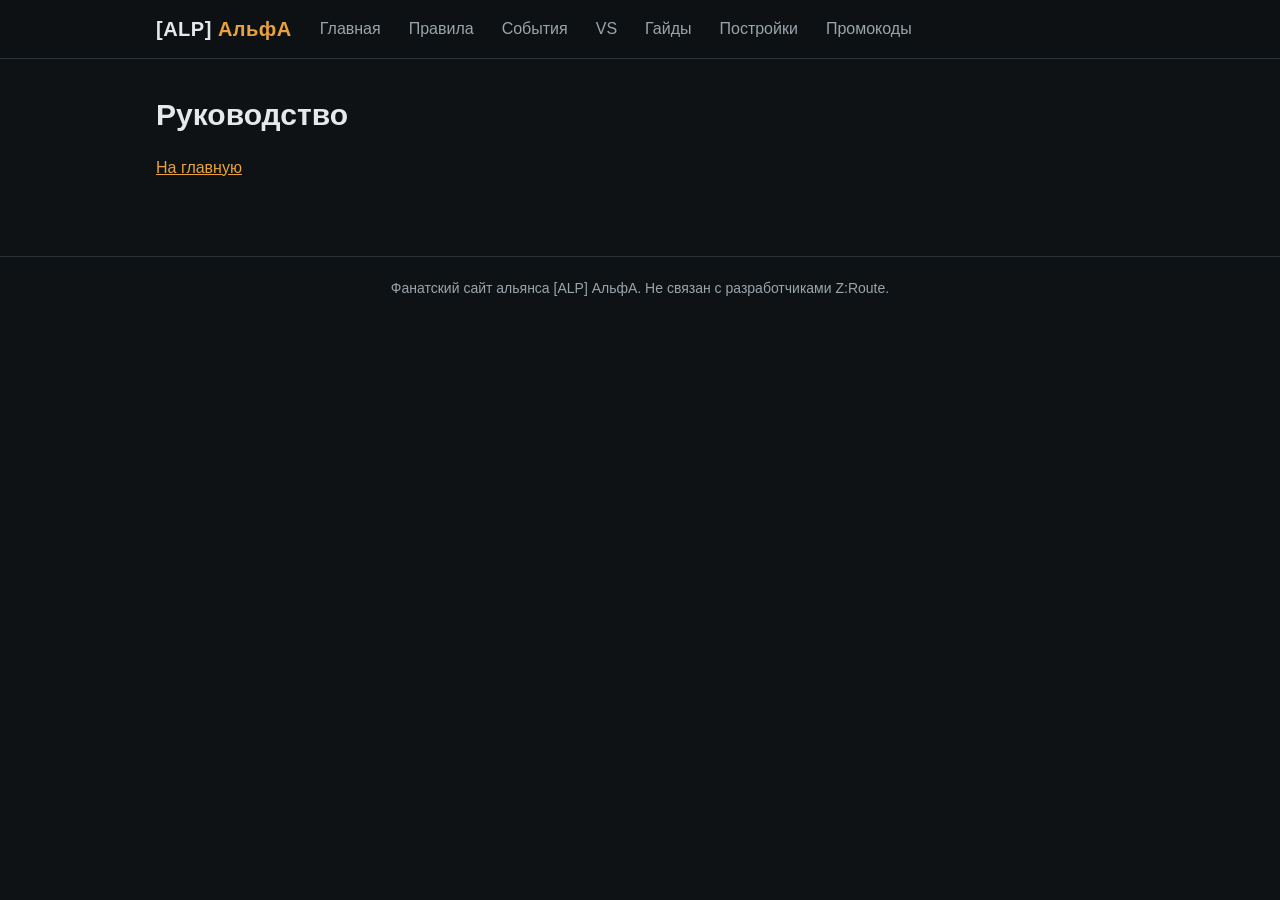
<file: leaders.html>
<!doctype html>
<html lang="ru">
<head>
  <meta charset="utf-8">
  <meta name="viewport" content="width=device-width, initial-scale=1">
  <meta name="robots" content="noindex">
  <title>Руководство — АльфА</title>
  <link rel="stylesheet" href="style.css">
  <style>
    .login { max-width: 360px; display: grid; gap: 10px; }
    .login[hidden] { display: none; }
    .login input {
      font: inherit; padding: 10px 12px; border-radius: 8px; border: 1px solid var(--line);
      background: var(--panel); color: var(--text);
    }
    .login input:focus-visible { outline: 2px solid var(--accent); outline-offset: 1px; }
    .login button { border: 0; cursor: pointer; font: inherit; }
    .err { color: var(--danger); min-height: 1.4em; margin: 0; }
    .today-box { font-size: 18px; margin: 4px 0 14px; }
    .today-box b { color: var(--accent); }
    .link-btn { background: none; border: 0; color: var(--muted); text-decoration: underline; cursor: pointer; font: inherit; padding: 0; }
    .layout-actions { display: flex; gap: 12px; flex-wrap: wrap; margin: 12px 0; }
    #alliance-layout { display: block; width: 100%; height: auto; border: 1px solid var(--line); }
    #alliance-layout[hidden], .layout-actions[hidden] { display: none; }
  </style>
</head>
<body>
<header>
  <div class="bar">
    <a class="logo" href="index.html">[ALP] <span>АльфА</span></a>
    <nav>
      <a href="index.html">Главная</a>
      <a href="rules.html">Правила</a>
      <a href="activities.html">События</a>
      <a href="vs.html">VS</a>
      <a href="guides.html">Гайды</a>
      <a href="base.html">Постройки</a>
      <a href="promo.html">Промокоды</a>
    </nav>
  </div>
</header>

<main><h1>Руководство</h1><p><a href="index.html">На главную</a></p></main>

<footer>Фанатский сайт альянса [ALP] АльфА. Не связан с разработчиками Z:Route.</footer>

<!-- Зашифрованное расписание. Без пароля не читается. Обновляется скриптом encrypt.py. -->



</body>
</html>
</file>
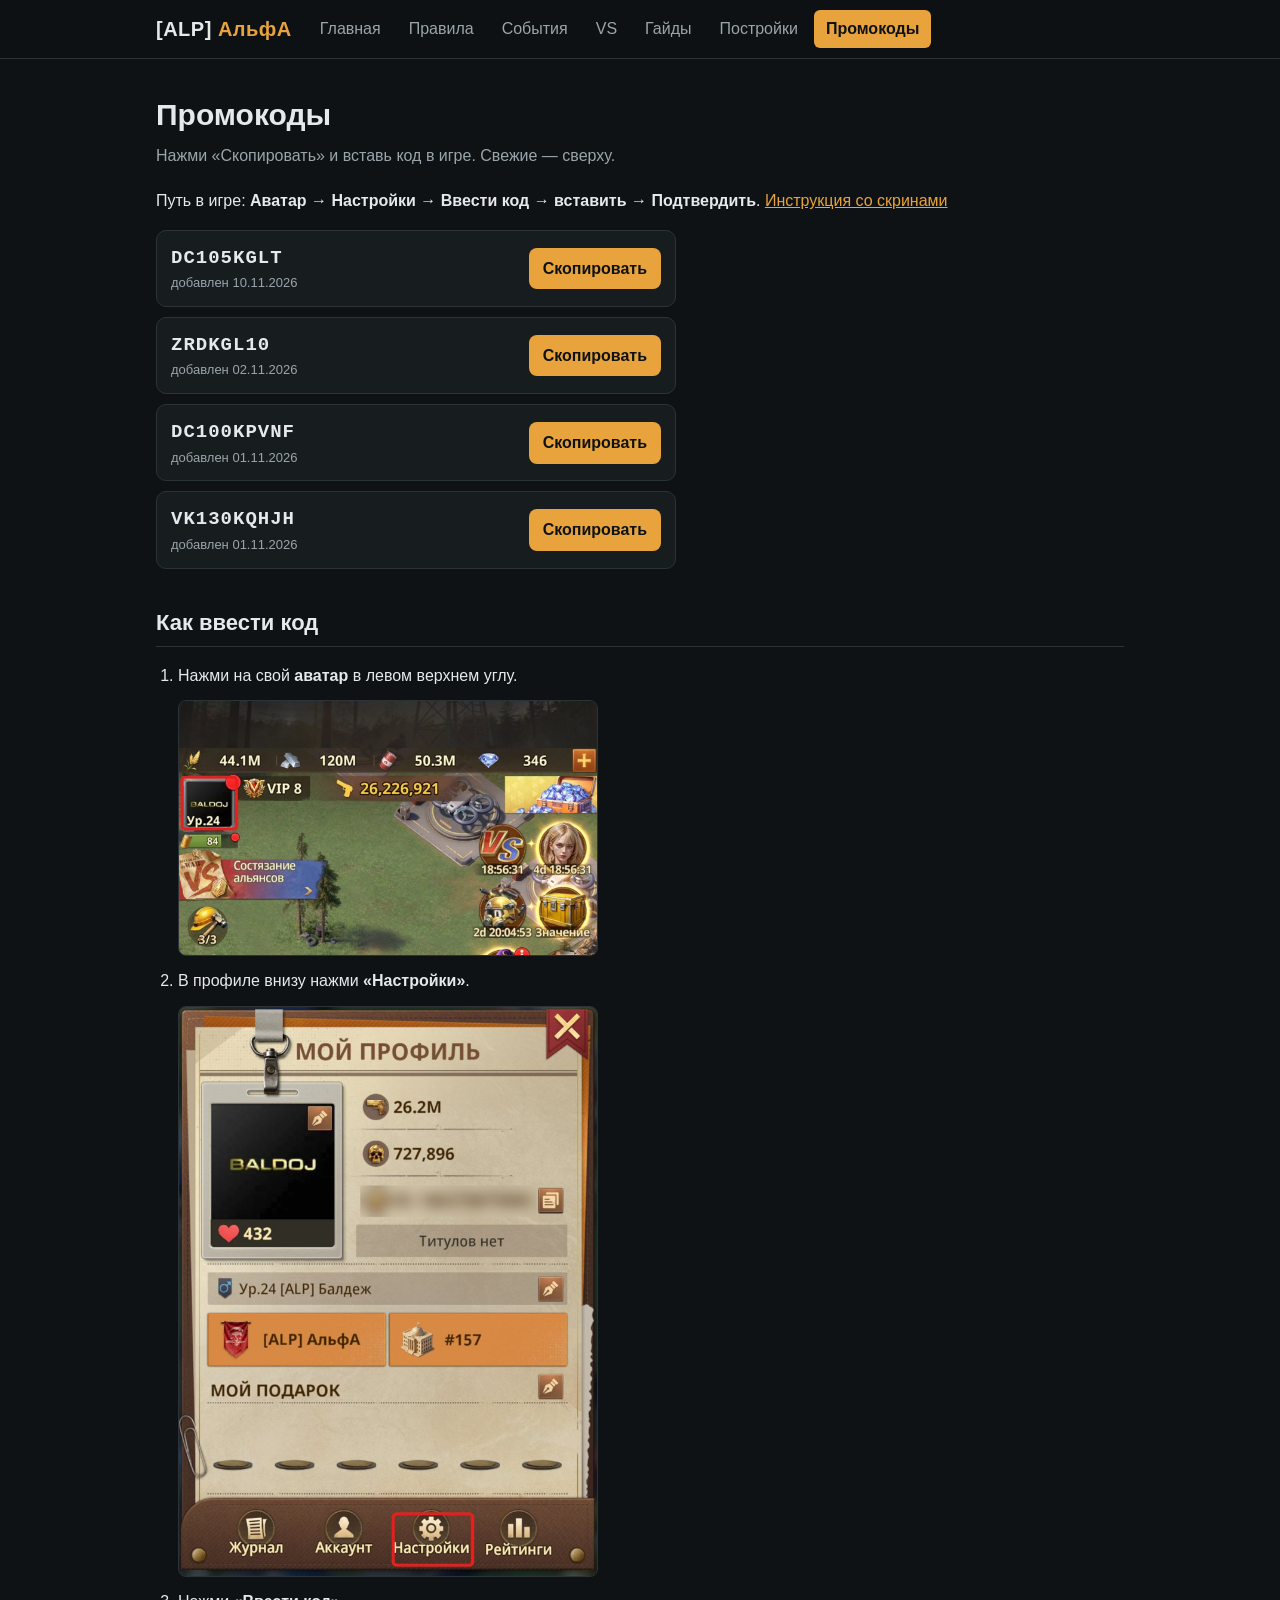
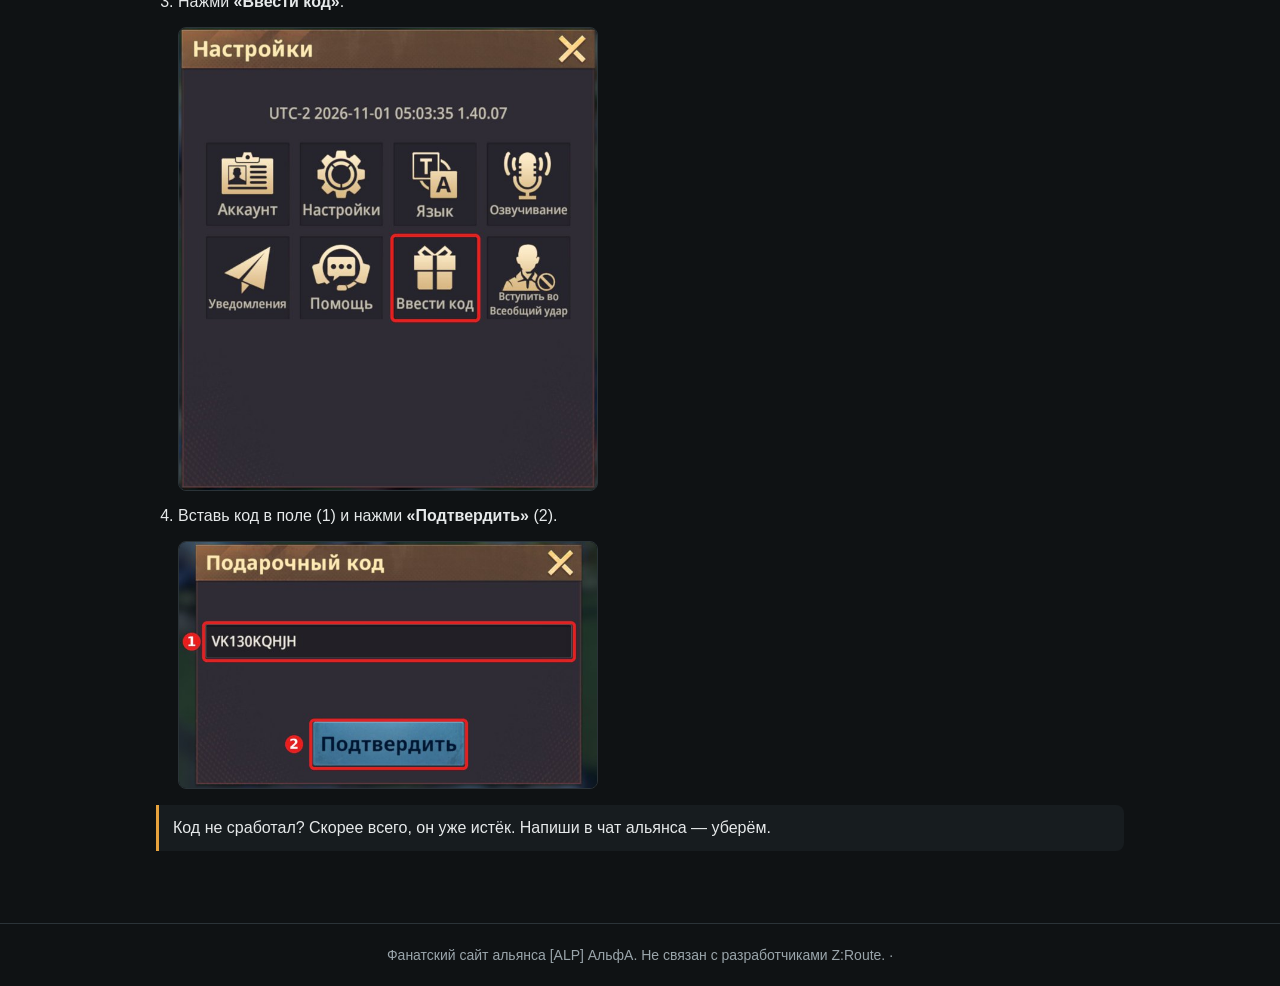
<file: promo.html>
<!doctype html>
<html lang="ru">
<head>
  <meta charset="utf-8">
  <meta name="viewport" content="width=device-width, initial-scale=1">
  <title>Промокоды — АльфА</title>
  <link rel="stylesheet" href="style.css">
  <style>
    .codes { display: grid; gap: 10px; max-width: 520px; }
    .code {
      display: flex; align-items: center; gap: 12px; justify-content: space-between;
      background: var(--panel); border: 1px solid var(--line); border-radius: 10px; padding: 12px 14px;
    }
    .code b { font-family: Consolas, "Courier New", monospace; font-size: 19px; letter-spacing: 1px; user-select: all; }
    .code small { display: block; color: var(--muted); font-size: 13px; }
    .code button {
      flex: none; background: var(--accent); color: var(--bg); border: 0; border-radius: 8px;
      padding: 8px 14px; font: inherit; font-weight: 700; cursor: pointer;
    }
    .code button.done { background: var(--accent-2); }
    .code button:focus-visible { outline: 2px solid var(--text); outline-offset: 2px; }
  </style>
</head>
<body>
<header>
  <div class="bar">
    <a class="logo" href="index.html">[ALP] <span>АльфА</span></a>
    <nav>
      <a href="index.html">Главная</a>
      <a href="rules.html">Правила</a>
      <a href="activities.html">События</a>
      <a href="vs.html">VS</a>
      <a href="guides.html">Гайды</a>
      <a href="base.html">Постройки</a>
      <a class="active" href="promo.html">Промокоды</a>
    </nav>
  </div>
</header>

<main>
  <h1>Промокоды</h1>
  <p class="lead">Нажми «Скопировать» и вставь код в игре. Свежие — сверху.</p>

  <p>Путь в игре: <b>Аватар → Настройки → Ввести код → вставить → Подтвердить</b>. <a href="#how">Инструкция со скринами</a></p>

  <!-- НОВЫЙ КОД: скопируй блок <div class="code">…</div> и поставь его ПЕРВЫМ в списке.
       Поменяй код в <b>…</b> и дату в <small>…</small>. -->
  <div class="codes">
    <div class="code">
      <div><b>DC105KGLT</b><small>добавлен 10.11.2026</small></div>
      <button type="button">Скопировать</button>
    </div>
    <div class="code">
      <div><b>ZRDKGL10</b><small>добавлен 02.11.2026</small></div>
      <button type="button">Скопировать</button>
    </div>
    <div class="code">
      <div><b>DC100KPVNF</b><small>добавлен 01.11.2026</small></div>
      <button type="button">Скопировать</button>
    </div>
    <div class="code">
      <div><b>VK130KQHJH</b><small>добавлен 01.11.2026</small></div>
      <button type="button">Скопировать</button>
    </div>
  </div>

  <section id="how">
    <h2>Как ввести код</h2>
    <ol class="steps">
      <li>Нажми на свой <b>аватар</b> в левом верхнем углу.
        <img class="shot" src="img/promo-1-avatar.jpg" alt="Аватар в левом верхнем углу обведён"></li>
      <li>В профиле внизу нажми <b>«Настройки»</b>.
        <img class="shot" src="img/promo-2-profile.jpg" alt="Кнопка «Настройки» в профиле обведена"></li>
      <li>Нажми <b>«Ввести код»</b>.
        <img class="shot" src="img/promo-3-settings.jpg" alt="Кнопка «Ввести код» обведена"></li>
      <li>Вставь код в поле (1) и нажми <b>«Подтвердить»</b> (2).
        <img class="shot" src="img/promo-4-code.jpg" alt="1 — поле для кода, 2 — кнопка «Подтвердить»"></li>
    </ol>
  </section>

  <div class="note">Код не сработал? Скорее всего, он уже истёк. Напиши в чат альянса — уберём.</div>
</main>

<footer>Фанатский сайт альянса [ALP] АльфА. Не связан с разработчиками Z:Route. ·</footer>

<script>
document.querySelectorAll('.code button').forEach(function (btn) {
  btn.addEventListener('click', function () {
    var el = btn.parentNode.querySelector('b');
    var text = el.textContent.trim();
    function ok() { btn.textContent = 'Скопировано'; btn.classList.add('done');
      setTimeout(function () { btn.textContent = 'Скопировать'; btn.classList.remove('done'); }, 1500); }
    function fallback() { var r = document.createRange(); r.selectNodeContents(el);
      var s = getSelection(); s.removeAllRanges(); s.addRange(r); btn.textContent = 'Выделено — скопируй'; }
    if (navigator.clipboard && navigator.clipboard.writeText) {
      navigator.clipboard.writeText(text).then(ok, fallback);
    } else { fallback(); }
  });
});
</script>
</body>
</html>
</file>
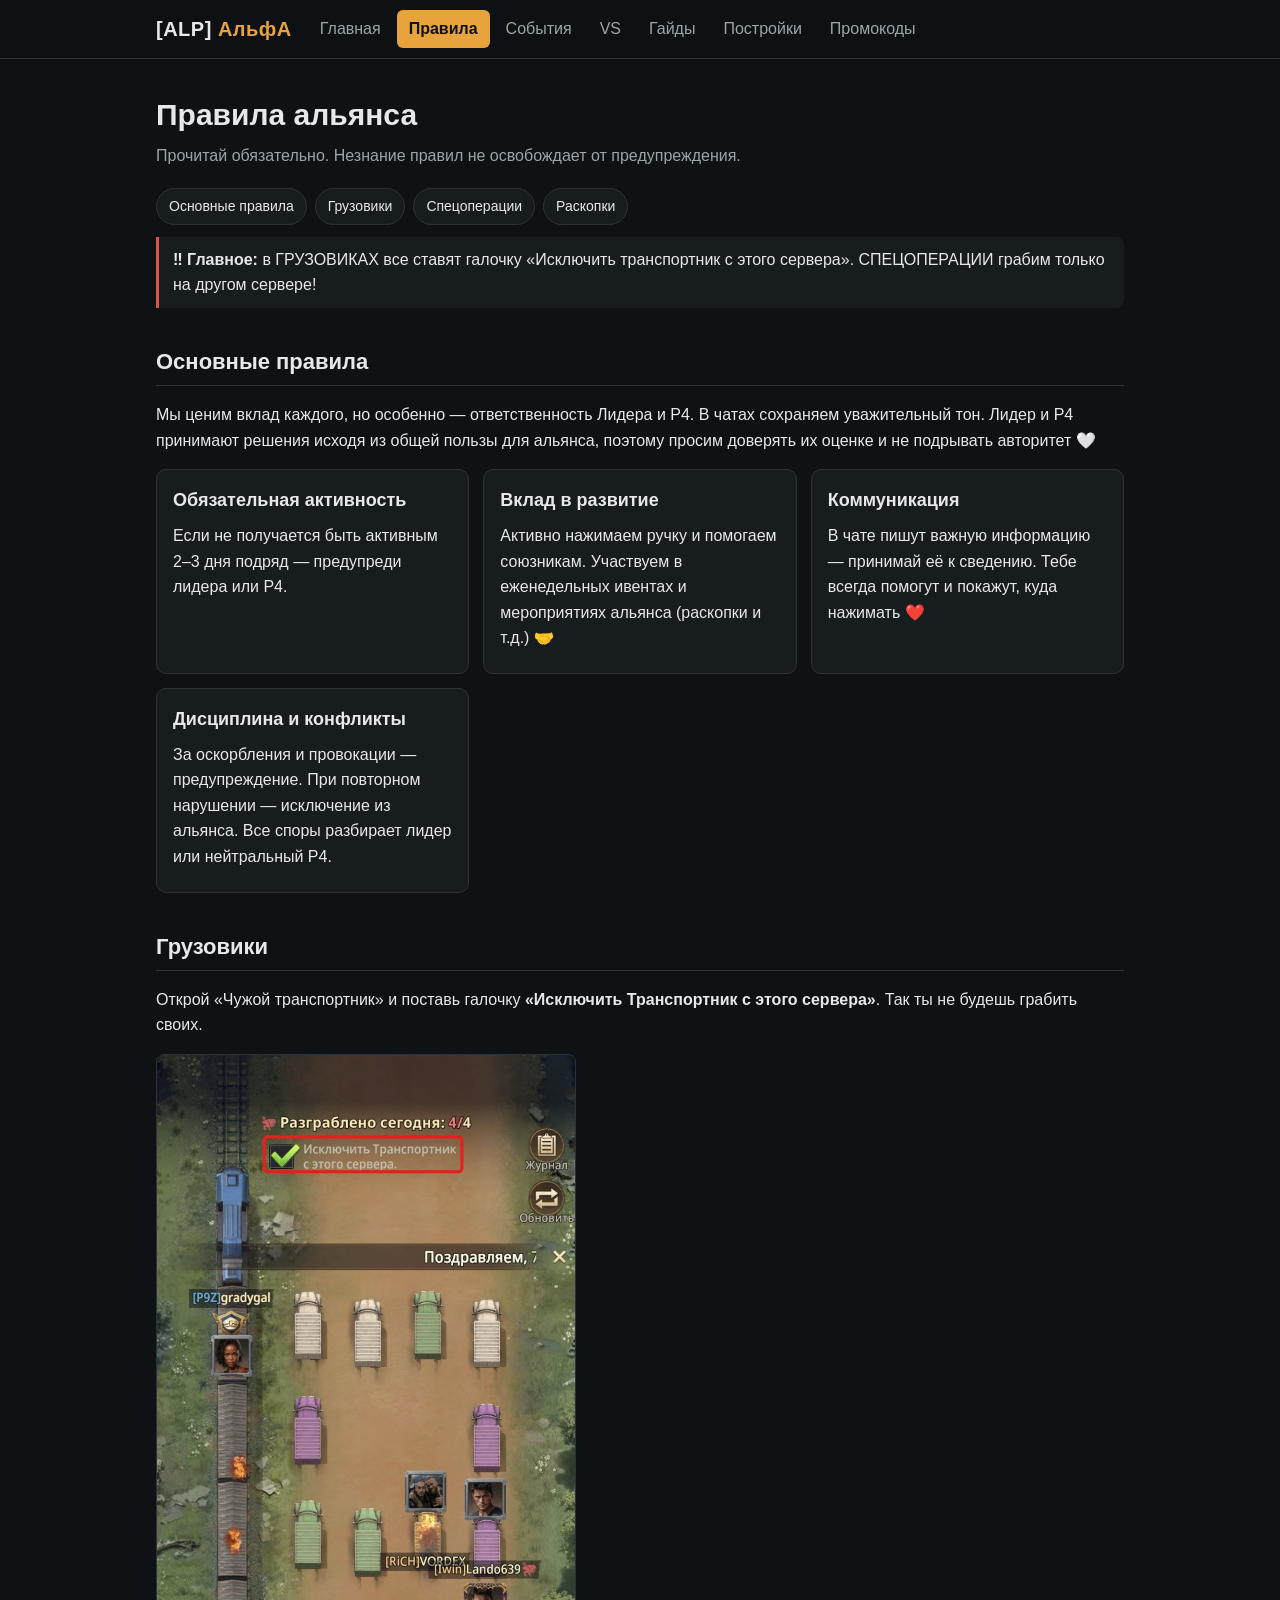
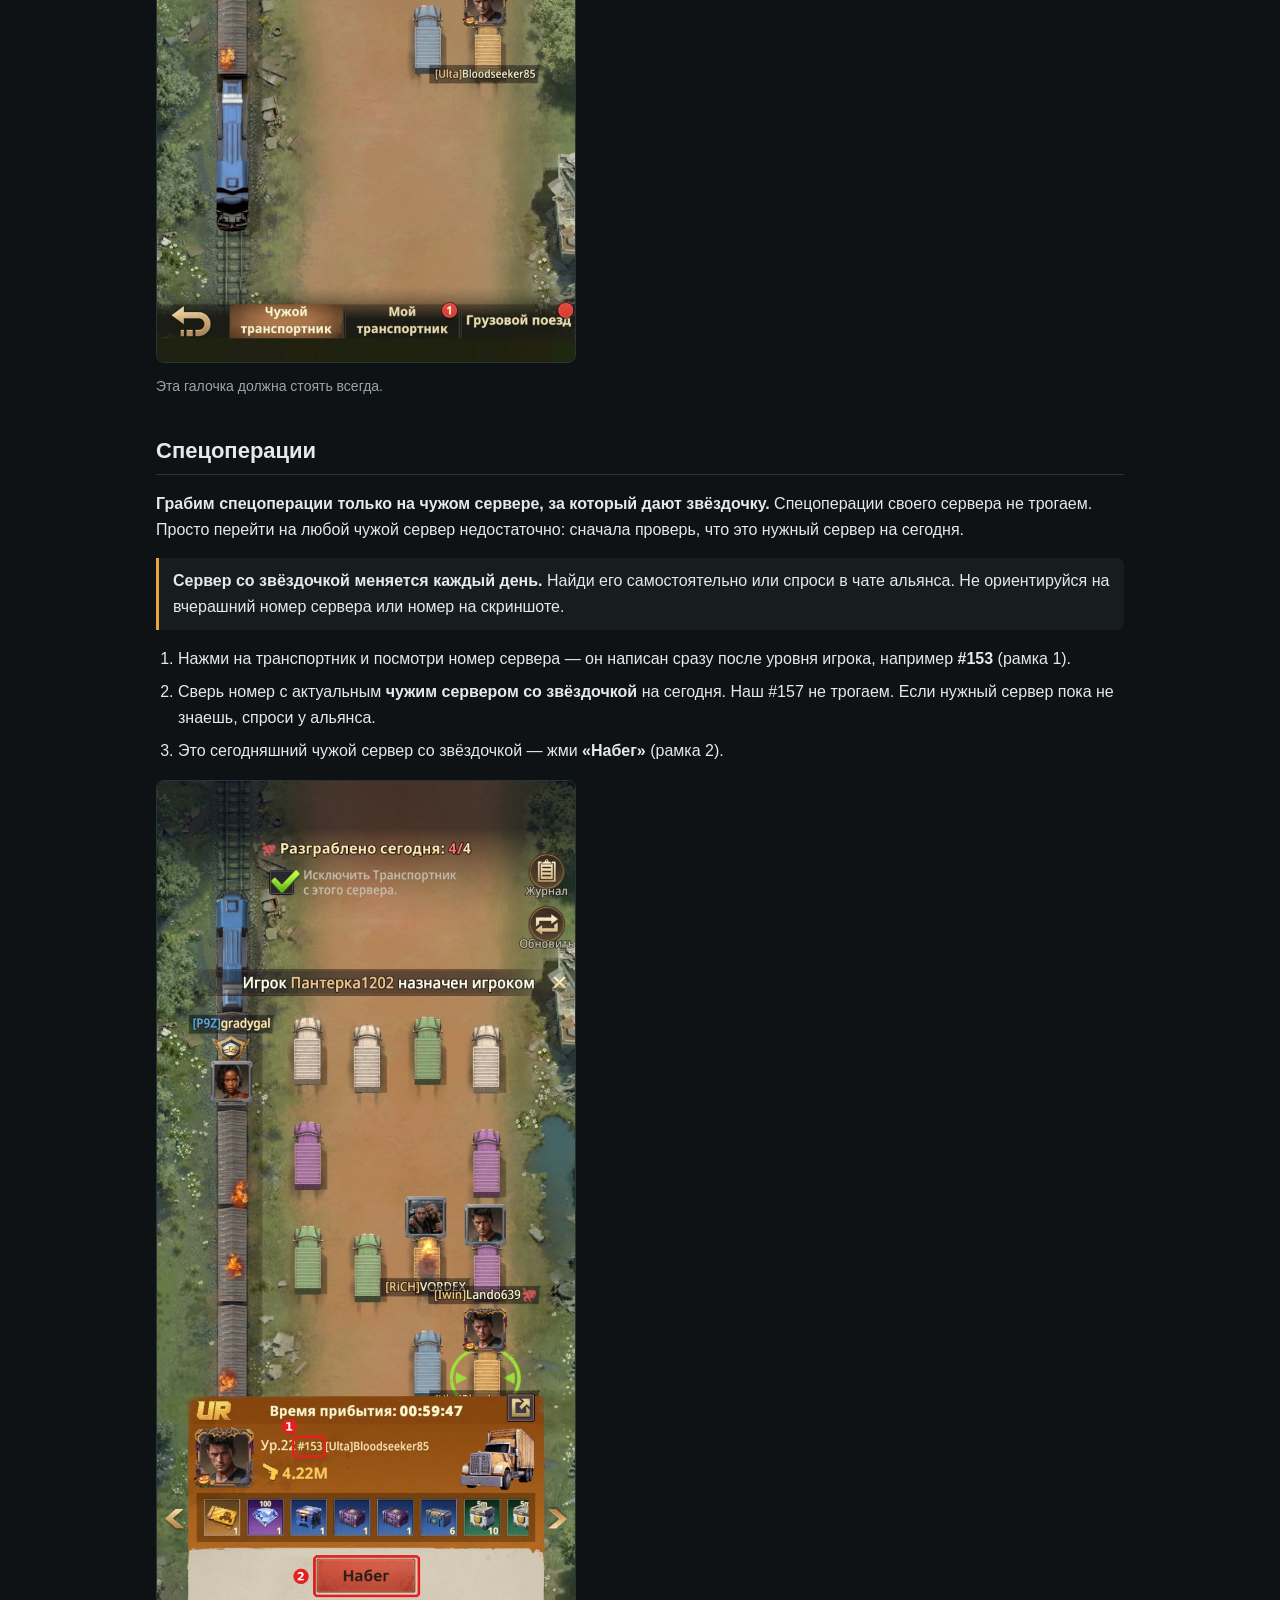
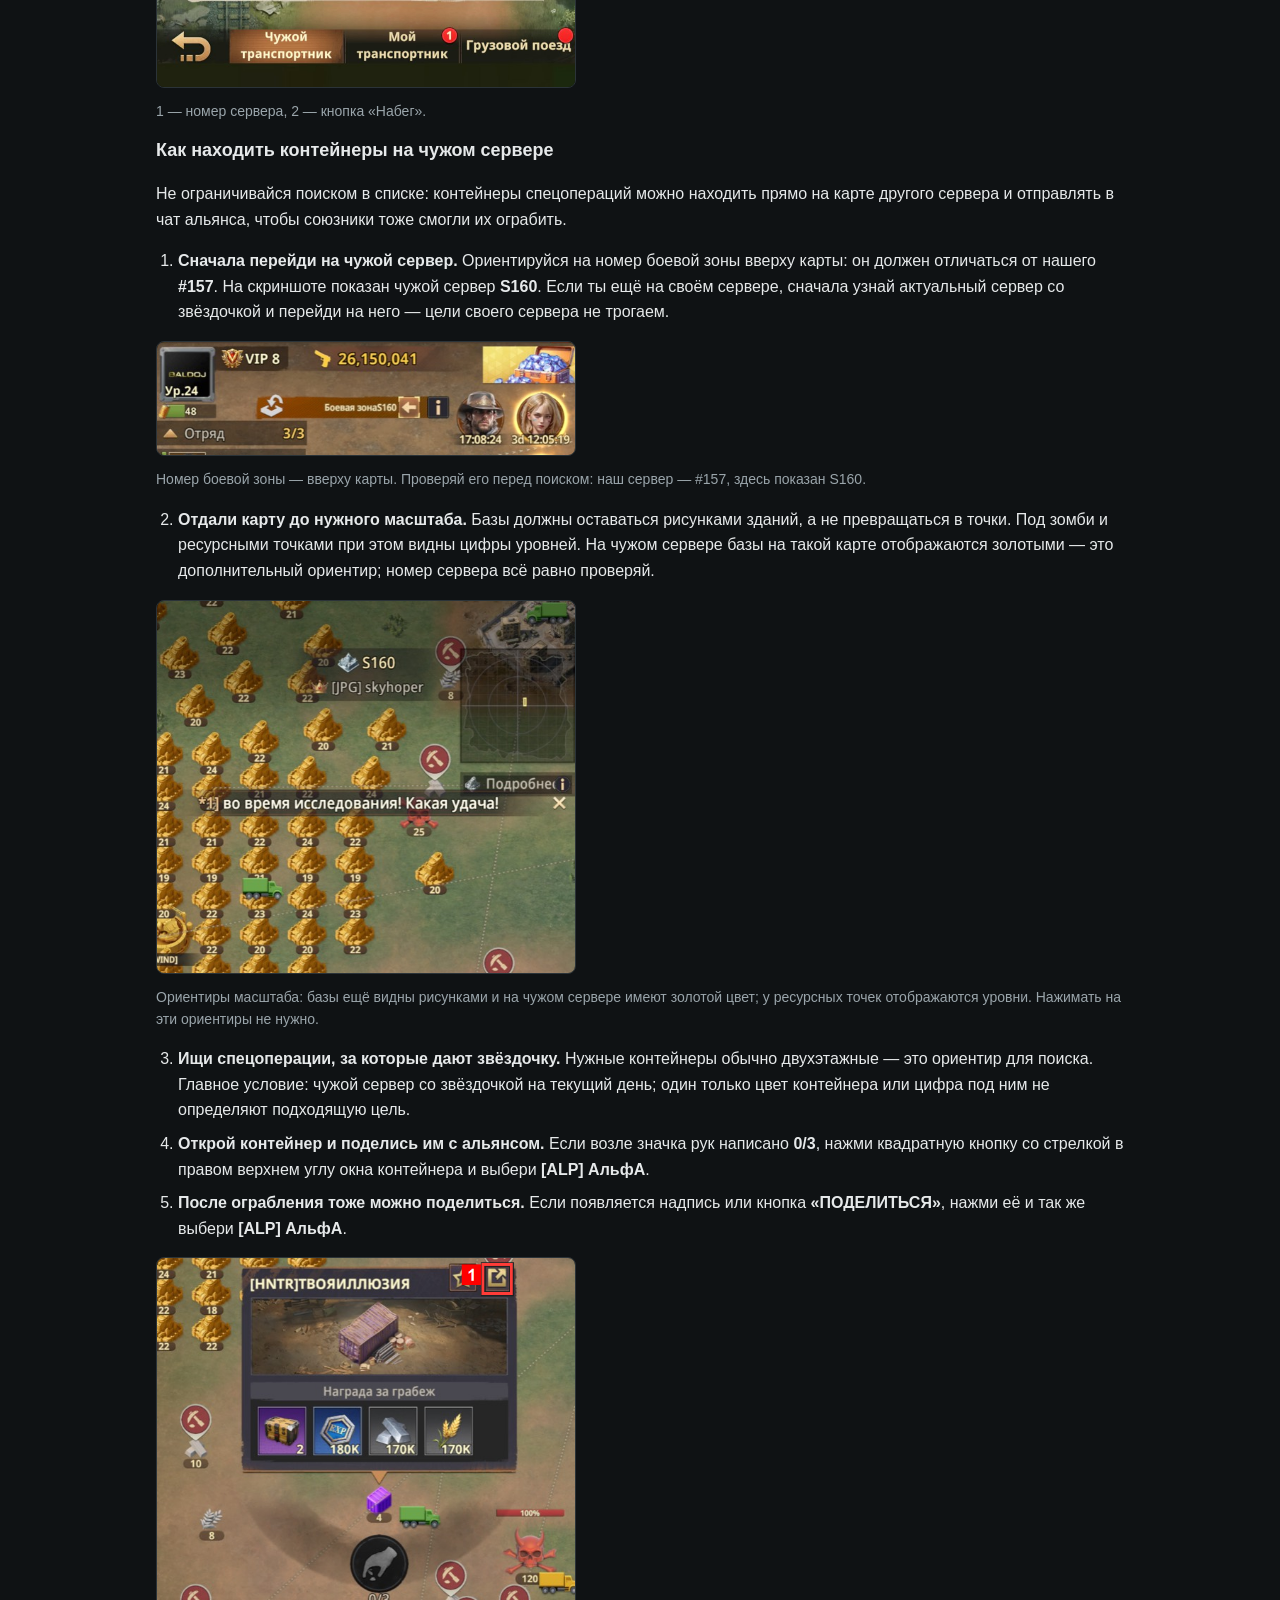
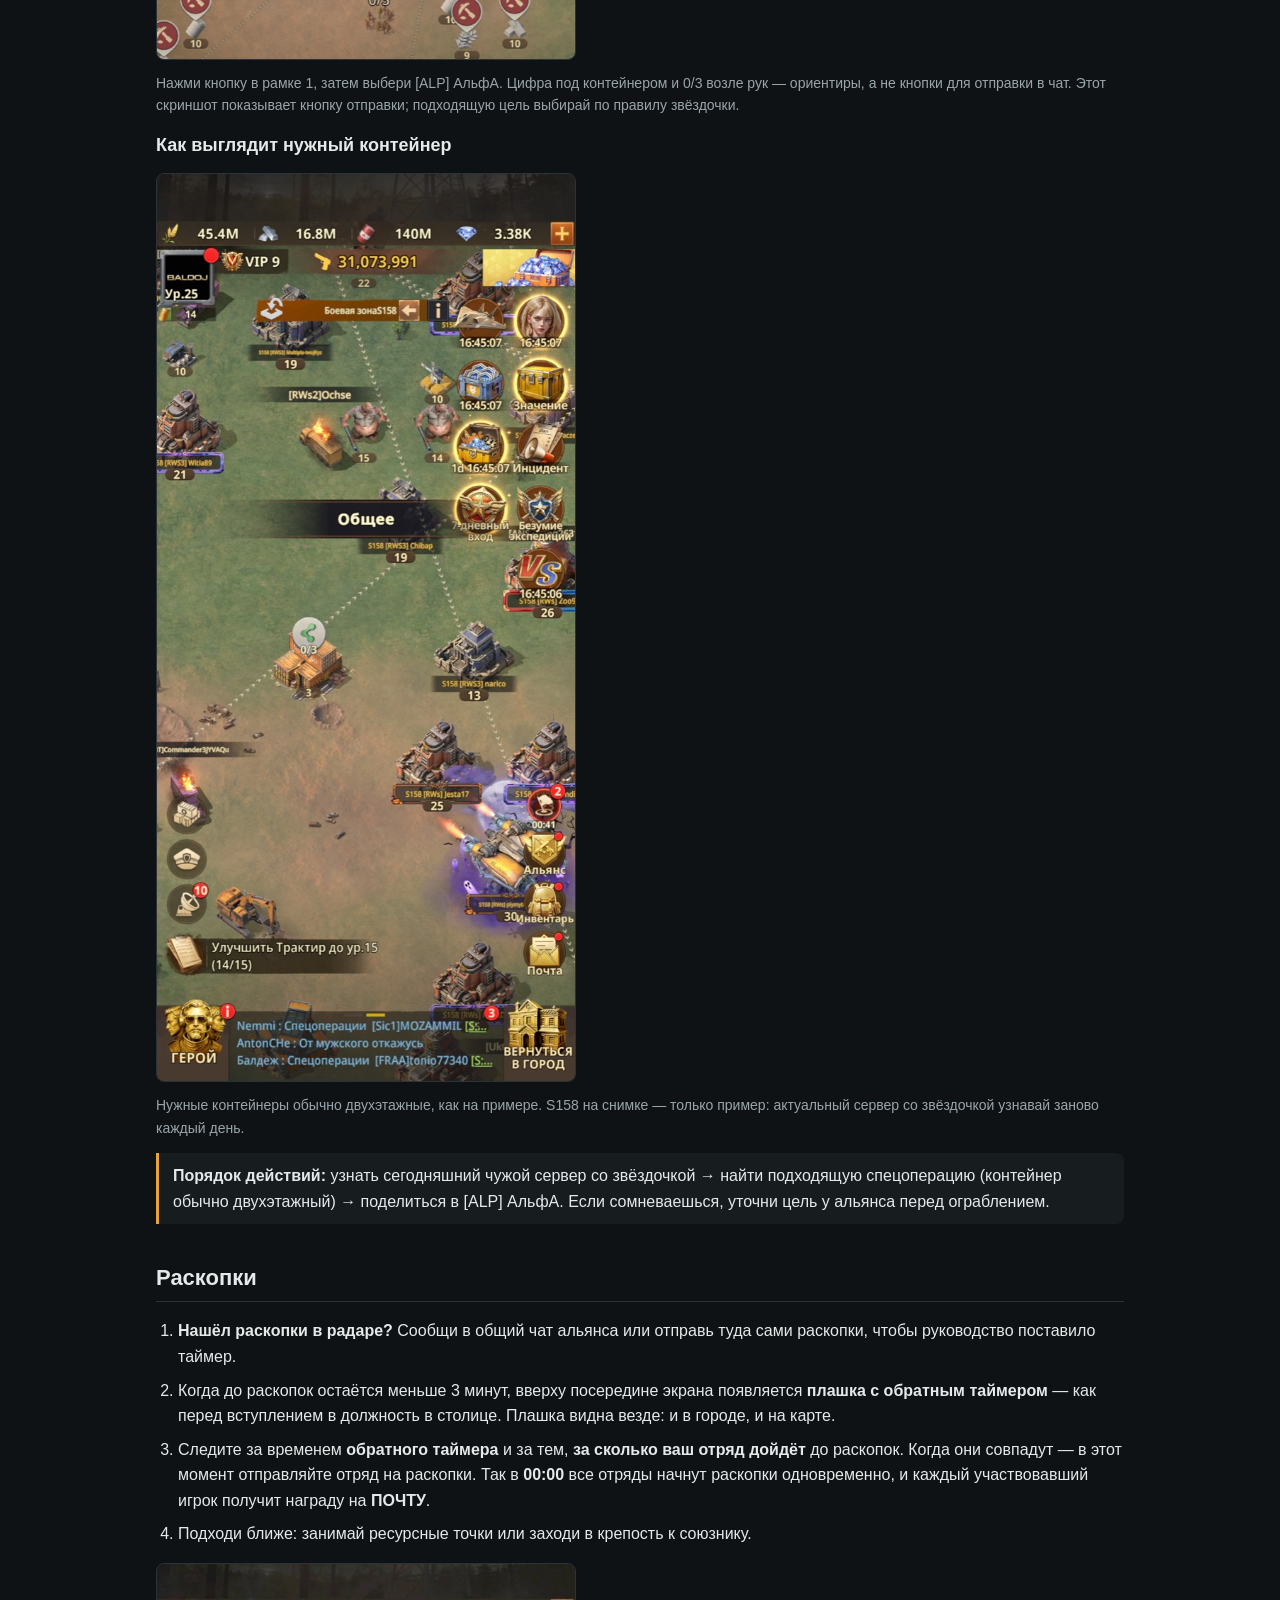
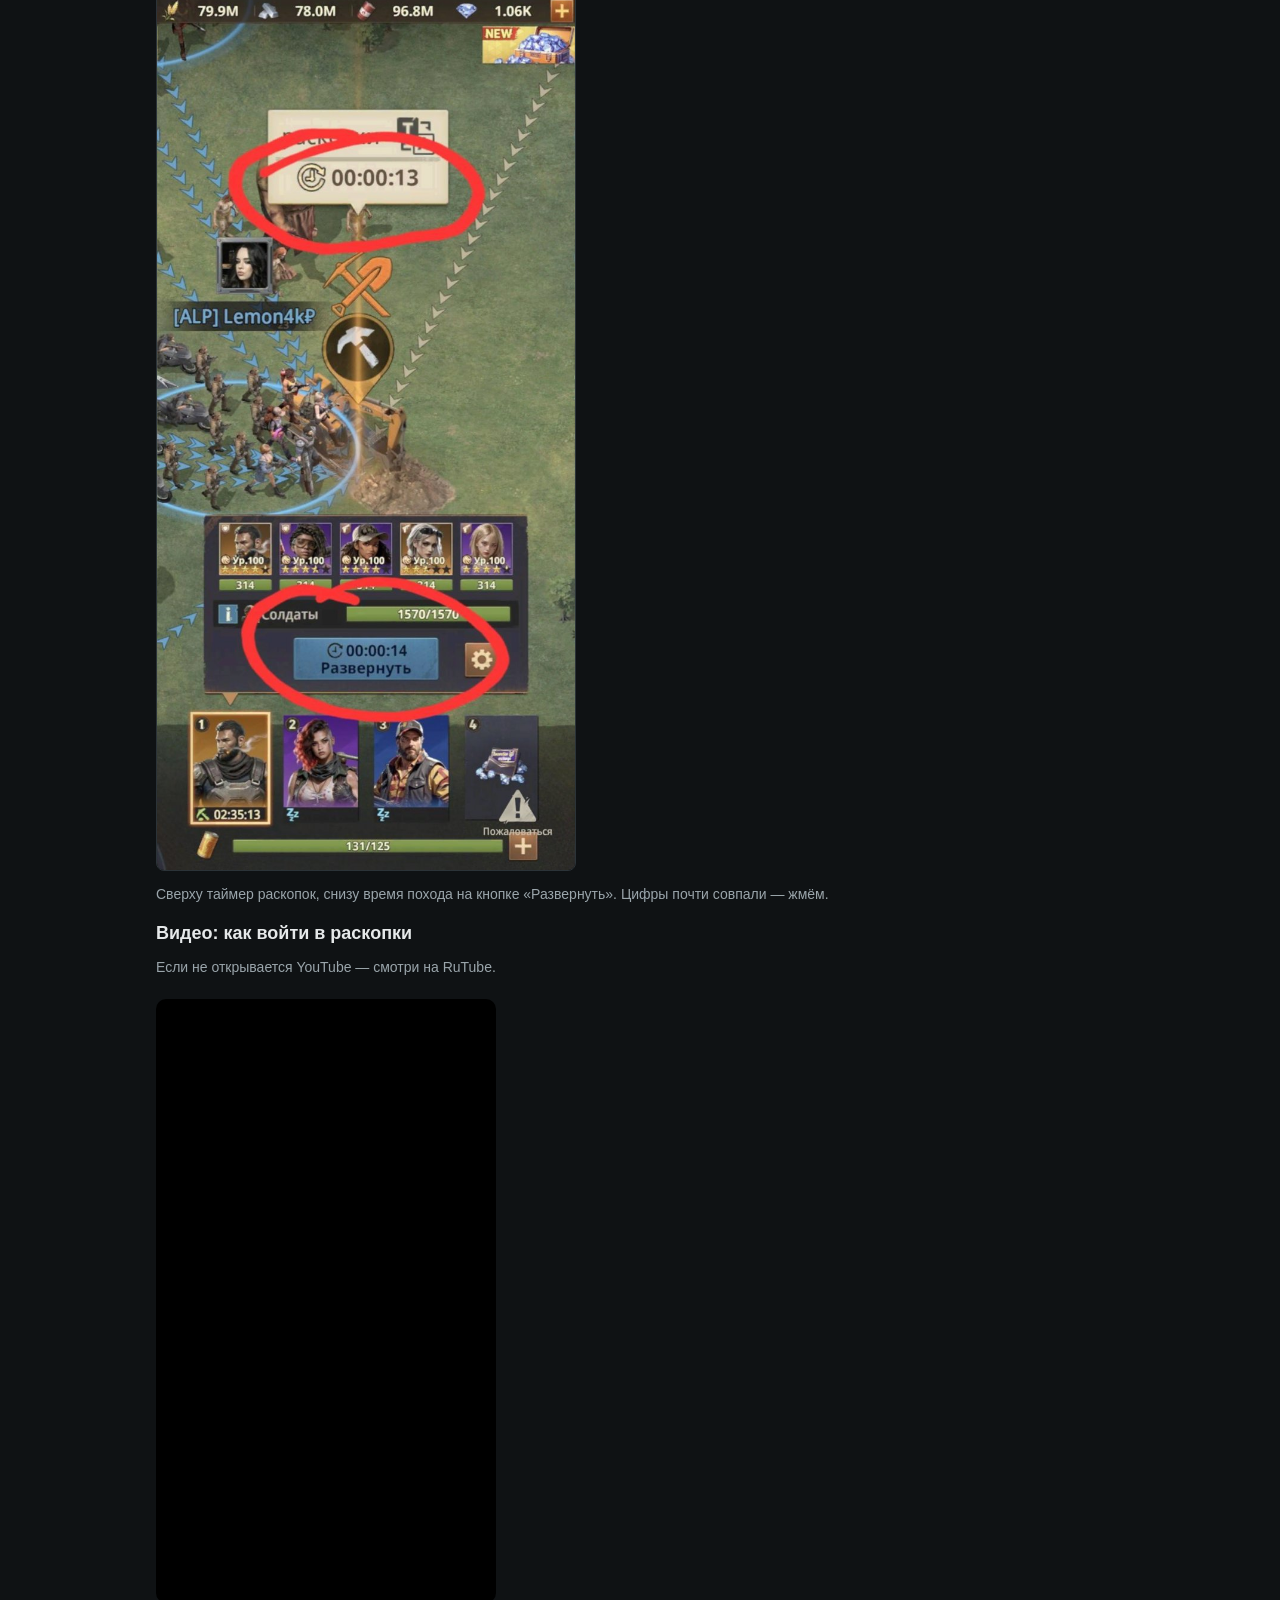
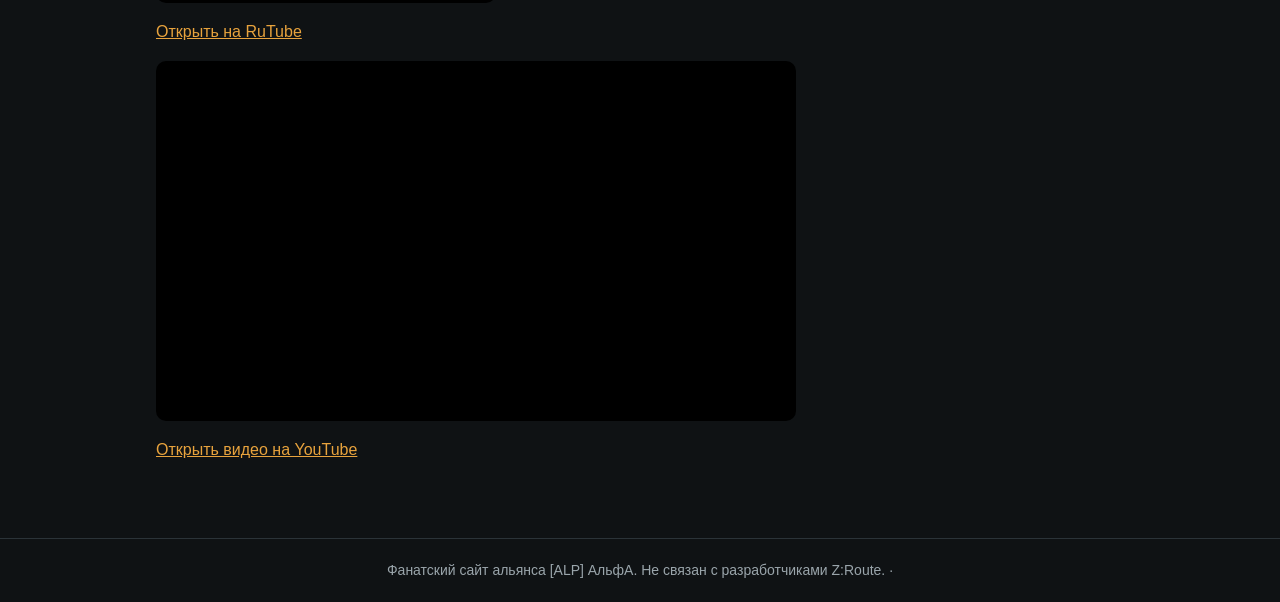
<file: rules.html>
<!doctype html>
<html lang="ru">
<head>
  <meta charset="utf-8">
  <meta name="viewport" content="width=device-width, initial-scale=1">
  <title>Правила — АльфА</title>
  <link rel="stylesheet" href="style.css">
</head>
<body>
<header>
  <div class="bar">
    <a class="logo" href="index.html">[ALP] <span>АльфА</span></a>
    <nav>
      <a href="index.html">Главная</a>
      <a class="active" href="rules.html">Правила</a>
      <a href="activities.html">События</a>
      <a href="vs.html">VS</a>
      <a href="guides.html">Гайды</a>
      <a href="base.html">Постройки</a>
      <a href="promo.html">Промокоды</a>
    </nav>
  </div>
</header>

<main>
  <h1>Правила альянса</h1>
  <p class="lead">Прочитай обязательно. Незнание правил не освобождает от предупреждения.</p>

  <div class="toc">
    <a href="#main">Основные правила</a>
    <a href="#trucks">Грузовики</a>
    <a href="#specops">Спецоперации</a>
    <a href="#excavation">Раскопки</a>
  </div>

  <div class="note warn">
    <b>‼️ Главное:</b> в ГРУЗОВИКАХ все ставят галочку «Исключить транспортник с этого сервера».
    СПЕЦОПЕРАЦИИ грабим только на другом сервере!
  </div>

  <section id="main">
    <h2>Основные правила</h2>
    <p>Мы ценим вклад каждого, но особенно — ответственность Лидера и Р4. В чатах сохраняем уважительный тон. Лидер и Р4 принимают решения исходя из общей пользы для альянса, поэтому просим доверять их оценке и не подрывать авторитет 🤍</p>

    <div class="grid">
      <div class="card">
        <h3>Обязательная активность</h3>
        <p>Если не получается быть активным 2–3 дня подряд — предупреди лидера или Р4.</p>
      </div>
      <div class="card">
        <h3>Вклад в развитие</h3>
        <p>Активно нажимаем ручку и помогаем союзникам. Участвуем в еженедельных ивентах и мероприятиях альянса (раскопки и т.д.) 🤝</p>
      </div>
      <div class="card">
        <h3>Коммуникация</h3>
        <p>В чате пишут важную информацию — принимай её к сведению. Тебе всегда помогут и покажут, куда нажимать ❤️</p>
      </div>
      <div class="card">
        <h3>Дисциплина и конфликты</h3>
        <p>За оскорбления и провокации — предупреждение. При повторном нарушении — исключение из альянса. Все споры разбирает лидер или нейтральный Р4.</p>
      </div>
    </div>
  </section>

  <section id="trucks">
    <h2>Грузовики</h2>
    <p>Открой «Чужой транспортник» и поставь галочку <b>«Исключить Транспортник с этого сервера»</b>. Так ты не будешь грабить своих.</p>
    <figure>
      <img class="shot" src="img/gruzoviki-galochka.jpg" alt="Галочка «Исключить Транспортник с этого сервера» выделена красной рамкой">
      <figcaption>Эта галочка должна стоять всегда.</figcaption>
    </figure>
  </section>

  <section id="specops">
    <h2>Спецоперации</h2>
    <p><b>Грабим спецоперации только на чужом сервере, за который дают звёздочку.</b> Спецоперации своего сервера не трогаем. Просто перейти на любой чужой сервер недостаточно: сначала проверь, что это нужный сервер на сегодня.</p>
    <div class="note"><b>Сервер со звёздочкой меняется каждый день.</b> Найди его самостоятельно или спроси в чате альянса. Не ориентируйся на вчерашний номер сервера или номер на скриншоте.</div>

    <ol class="steps">
      <li>Нажми на транспортник и посмотри номер сервера — он написан сразу после уровня игрока, например <b>#153</b> (рамка 1).</li>
      <li>Сверь номер с актуальным <b>чужим сервером со звёздочкой</b> на сегодня. Наш #157 не трогаем. Если нужный сервер пока не знаешь, спроси у альянса.</li>
      <li>Это сегодняшний чужой сервер со звёздочкой — жми <b>«Набег»</b> (рамка 2).</li>
    </ol>
    <figure>
      <img class="shot" src="img/specops-server-nabeg.jpg" alt="1 — номер сервера после уровня игрока, 2 — кнопка «Набег»">
      <figcaption>1 — номер сервера, 2 — кнопка «Набег».</figcaption>
    </figure>
    <h3>Как находить контейнеры на чужом сервере</h3>
    <p>Не ограничивайся поиском в списке: контейнеры спецопераций можно находить прямо на карте другого сервера и отправлять в чат альянса, чтобы союзники тоже смогли их ограбить.</p>
    <ol class="steps">
      <li><b>Сначала перейди на чужой сервер.</b> Ориентируйся на номер боевой зоны вверху карты: он должен отличаться от нашего <b>#157</b>. На скриншоте показан чужой сервер <b>S160</b>. Если ты ещё на своём сервере, сначала узнай актуальный сервер со звёздочкой и перейди на него — цели своего сервера не трогаем.</li>
    </ol>
    <figure>
      <img class="shot" src="img/specops-foreign-server.png?v=2" alt="Номер чужой боевой зоны S160 вверху карты" loading="lazy">
      <figcaption>Номер боевой зоны — вверху карты. Проверяй его перед поиском: наш сервер — #157, здесь показан S160.</figcaption>
    </figure>
    <ol class="steps" start="2">
      <li><b>Отдали карту до нужного масштаба.</b> Базы должны оставаться рисунками зданий, а не превращаться в точки. Под зомби и ресурсными точками при этом видны цифры уровней. На чужом сервере базы на такой карте отображаются золотыми — это дополнительный ориентир; номер сервера всё равно проверяй.</li>
    </ol>
    <figure>
      <img class="shot" src="img/specops-map-scale.png?v=2" alt="Нужный масштаб карты: золотые базы рисунками, а не точками, и видимые уровни ресурсных точек" loading="lazy">
      <figcaption>Ориентиры масштаба: базы ещё видны рисунками и на чужом сервере имеют золотой цвет; у ресурсных точек отображаются уровни. Нажимать на эти ориентиры не нужно.</figcaption>
    </figure>
    <ol class="steps" start="3">
      <li><b>Ищи спецоперации, за которые дают звёздочку.</b> Нужные контейнеры обычно двухэтажные — это ориентир для поиска. Главное условие: чужой сервер со звёздочкой на текущий день; один только цвет контейнера или цифра под ним не определяют подходящую цель.</li>
      <li><b>Открой контейнер и поделись им с альянсом.</b> Если возле значка рук написано <b>0/3</b>, нажми квадратную кнопку со стрелкой в правом верхнем углу окна контейнера и выбери <b>[ALP] АльфА</b>.</li>
      <li><b>После ограбления тоже можно поделиться.</b> Если появляется надпись или кнопка <b>«ПОДЕЛИТЬСЯ»</b>, нажми её и так же выбери <b>[ALP] АльфА</b>.</li>
    </ol>
    <figure>
      <img class="shot" src="img/specops-share-alliance.png?v=2" alt="Рамкой 1 выделена только квадратная кнопка поделиться в правом верхнем углу окна контейнера" loading="lazy">
      <figcaption>Нажми кнопку в рамке 1, затем выбери [ALP] АльфА. Цифра под контейнером и 0/3 возле рук — ориентиры, а не кнопки для отправки в чат. Этот скриншот показывает кнопку отправки; подходящую цель выбирай по правилу звёздочки.</figcaption>
    </figure>
    <h3>Как выглядит нужный контейнер</h3>
    <figure>
      <img class="shot" src="img/specops-star-container.jpg" alt="Пример двухэтажного контейнера спецоперации на карте чужого сервера" loading="lazy">
      <figcaption>Нужные контейнеры обычно двухэтажные, как на примере. S158 на снимке — только пример: актуальный сервер со звёздочкой узнавай заново каждый день.</figcaption>
    </figure>
    <div class="note"><b>Порядок действий:</b> узнать сегодняшний чужой сервер со звёздочкой → найти подходящую спецоперацию (контейнер обычно двухэтажный) → поделиться в [ALP] АльфА. Если сомневаешься, уточни цель у альянса перед ограблением.</div>
  </section>

  <!-- ===== РАСКОПКИ ===== -->
  <section id="excavation">
    <h2>Раскопки</h2>
    <ol class="steps">
      <li><b>Нашёл раскопки в радаре?</b> Сообщи в общий чат альянса или отправь туда сами раскопки, чтобы руководство поставило таймер.</li>
      <li>Когда до раскопок остаётся меньше 3 минут, вверху посередине экрана появляется <b>плашка с обратным таймером</b> — как перед вступлением в должность в столице. Плашка видна везде: и в городе, и на карте.</li>
      <li>Следите за временем <b>обратного таймера</b> и за тем, <b>за сколько ваш отряд дойдёт</b> до раскопок. Когда они совпадут — в этот момент отправляйте отряд на раскопки. Так в <b>00:00</b> все отряды начнут раскопки одновременно, и каждый участвовавший игрок получит награду на <b>ПОЧТУ</b>.</li>
      <li>Подходи ближе: занимай ресурсные точки или заходи в крепость к союзнику.</li>
    </ol>

    <figure>
      <img class="shot" src="img/raskopki-timer.jpg" alt="Таймер раскопок 00:00:13 и время похода 00:00:14 на кнопке «Развернуть»">
      <figcaption>Сверху таймер раскопок, снизу время похода на кнопке «Развернуть». Цифры почти совпали — жмём.</figcaption>
    </figure>

    <h3>Видео: как войти в раскопки</h3>
    <p class="lead" style="font-size:14px">Если не открывается YouTube — смотри на RuTube.</p>
    <div class="video-wrap vertical">
      <iframe src="https://rutube.ru/play/embed/6fcd904866c2b01d8a67b5b9391b3a15" title="Раскопки по обратному таймеру — RuTube" loading="lazy"
        allow="clipboard-write; autoplay; encrypted-media; fullscreen; picture-in-picture" allowfullscreen></iframe>
    </div>
    <p><a href="https://rutube.ru/shorts/6fcd904866c2b01d8a67b5b9391b3a15/" target="_blank" rel="noopener">Открыть на RuTube</a></p>
    <div class="video-wrap">
      <iframe src="https://www.youtube-nocookie.com/embed/jklIyiAqMWo" title="Раскопки — как войти" loading="lazy"
        allow="accelerometer; encrypted-media; gyroscope; picture-in-picture; fullscreen" allowfullscreen></iframe>
    </div>
    <p><a href="https://youtu.be/jklIyiAqMWo" target="_blank" rel="noopener">Открыть видео на YouTube</a></p>
  </section>
</main>

<footer>Фанатский сайт альянса [ALP] АльфА. Не связан с разработчиками Z:Route. ·</footer>
</body>
</html>
</file>
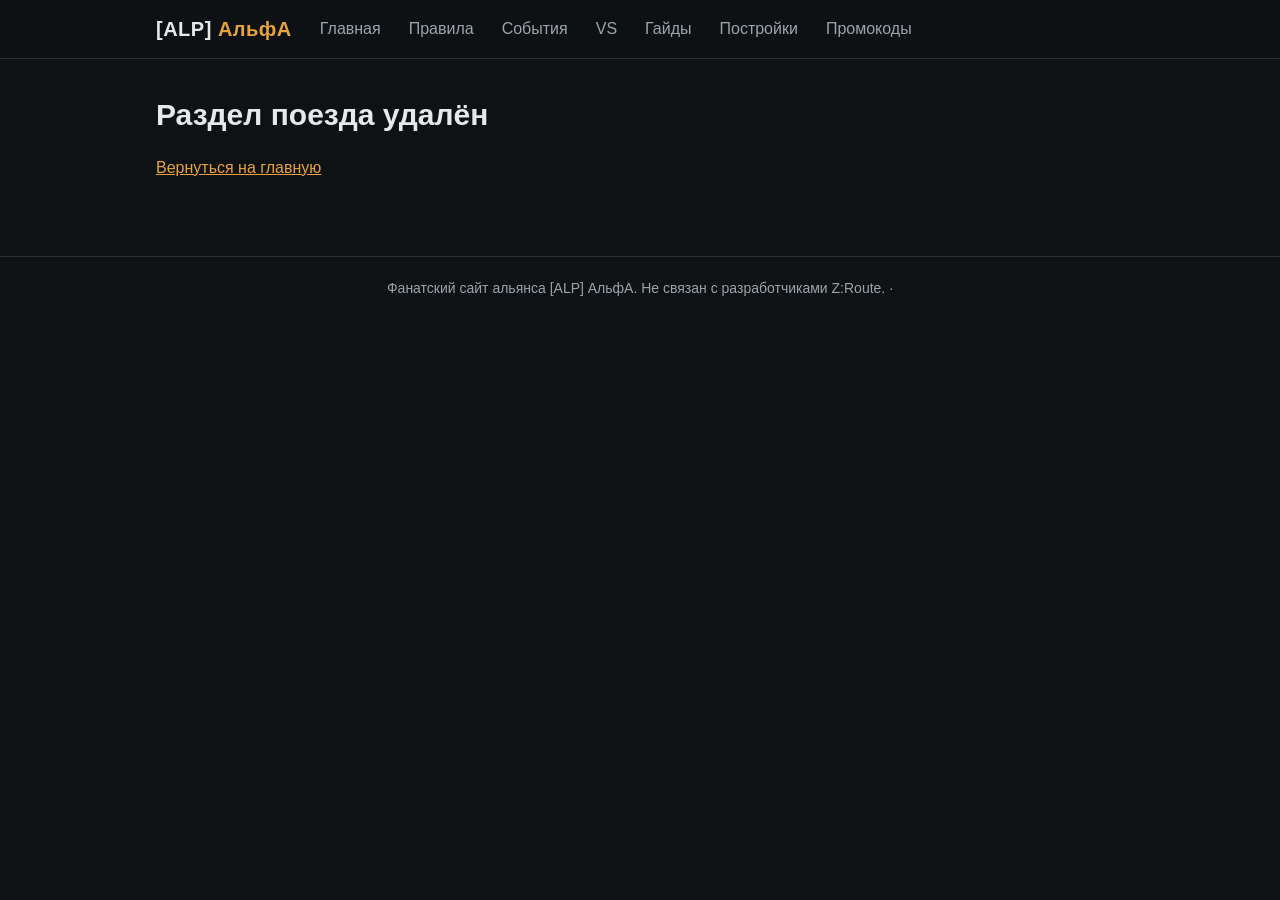
<file: train.html>
<!doctype html>
<html lang="ru">
<head>
  <meta charset="utf-8">
  <meta name="viewport" content="width=device-width, initial-scale=1">
  <title>Расписание поезда — АльфА</title>
  <link rel="stylesheet" href="style.css">
  <link rel="stylesheet" href="train.css?v=20261110">
</head>
<body>
<header>
  <div class="bar">
    <a class="logo" href="index.html">[ALP] <span>АльфА</span></a>
    <nav>
      <a href="index.html">Главная</a>
      <a href="rules.html">Правила</a>
      <a href="activities.html">События</a>
      <a href="vs.html">VS</a>
      <a href="guides.html">Гайды</a>
      <a href="base.html">Постройки</a>
      <a href="promo.html">Промокоды</a>
    </nav>
  </div>
</header>
<main><h1>Раздел поезда удалён</h1><p><a href="index.html">Вернуться на главную</a></p></main>
<footer>Фанатский сайт альянса [ALP] АльфА. Не связан с разработчиками Z:Route. ·</footer>




</body>
</html>
</file>
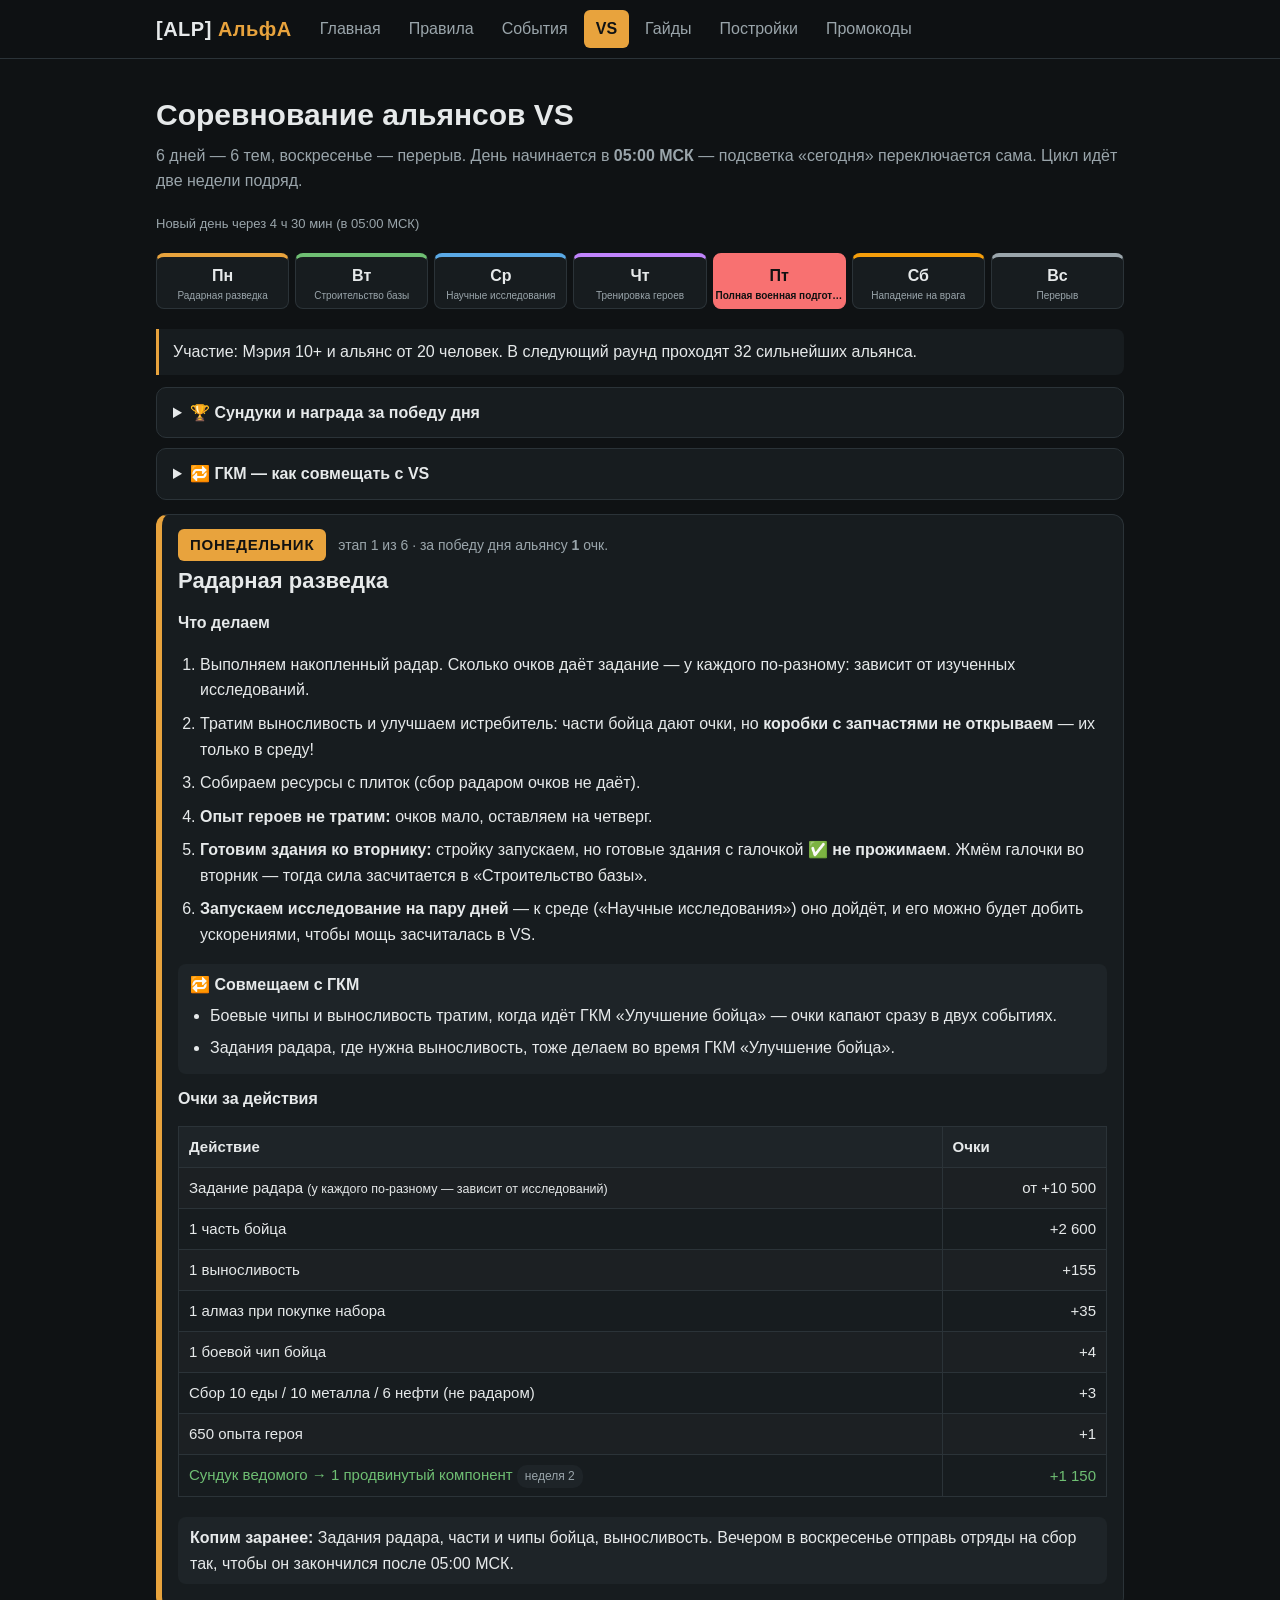
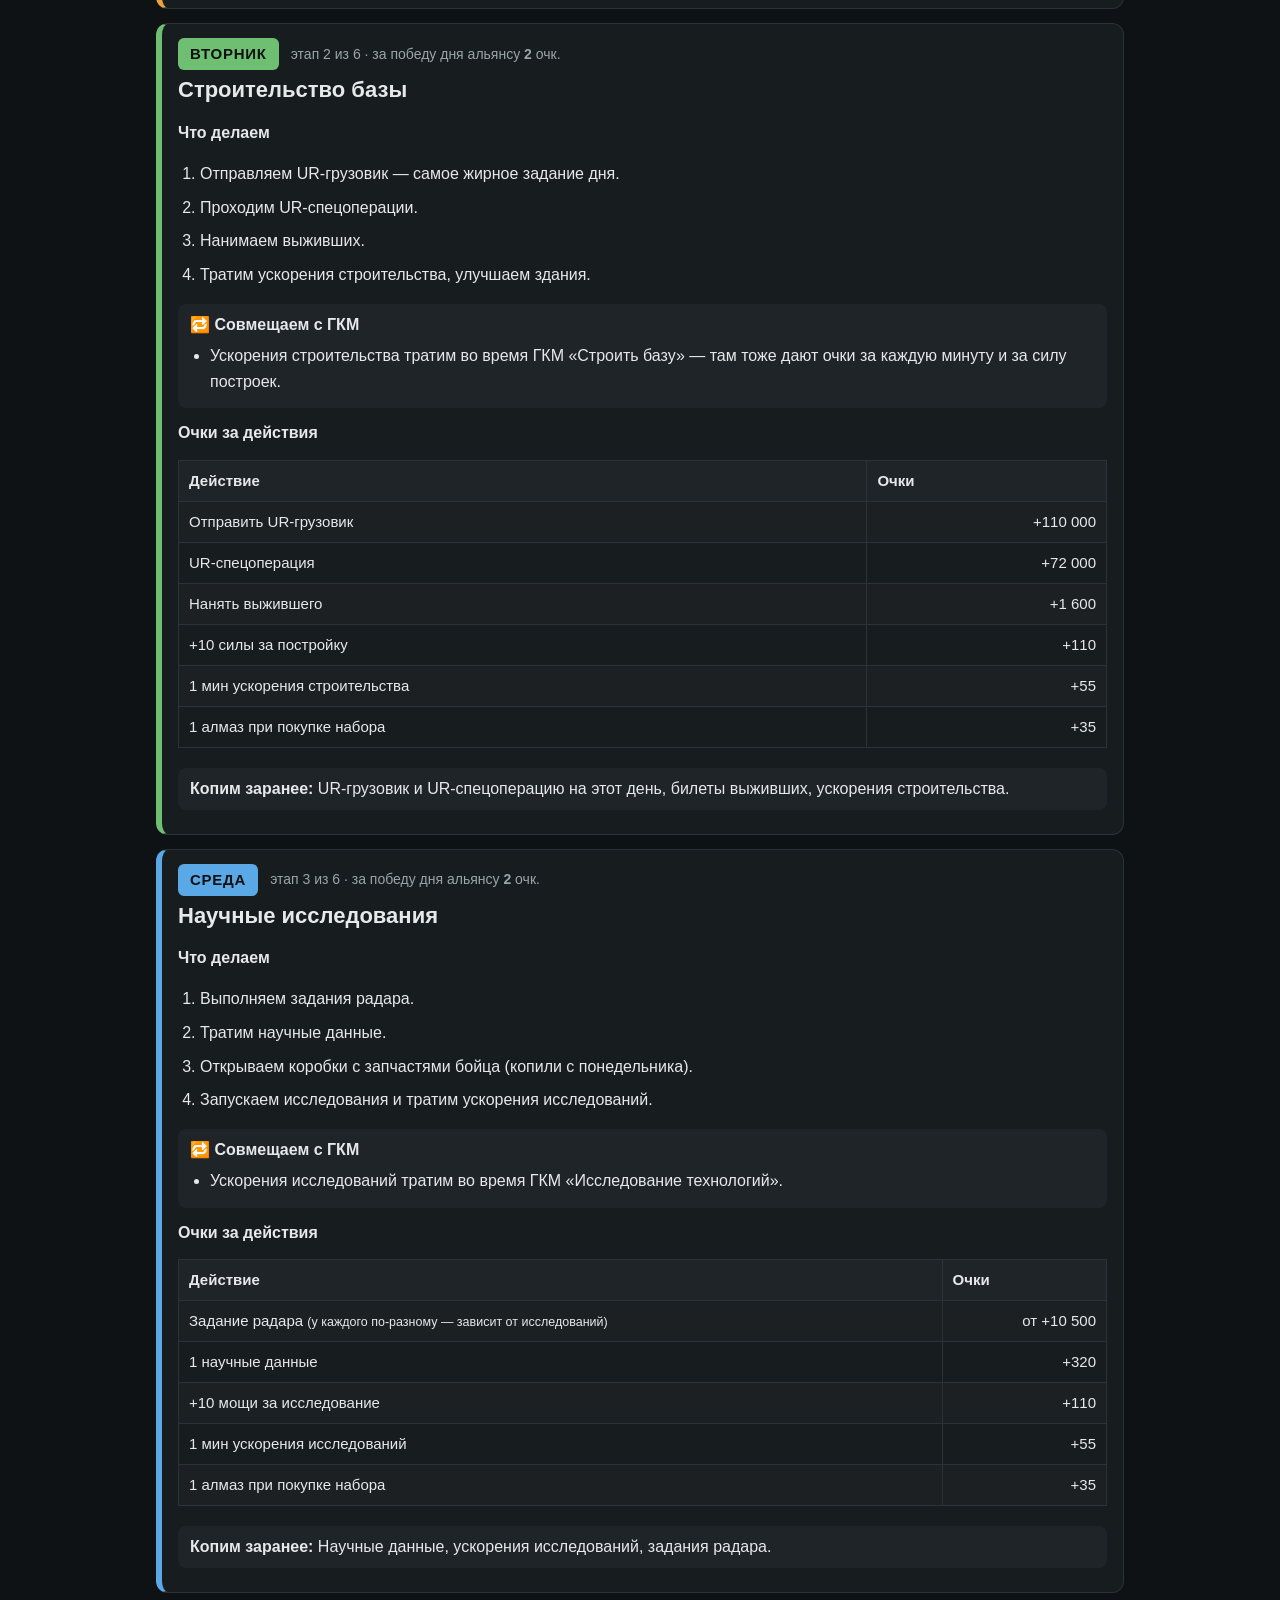
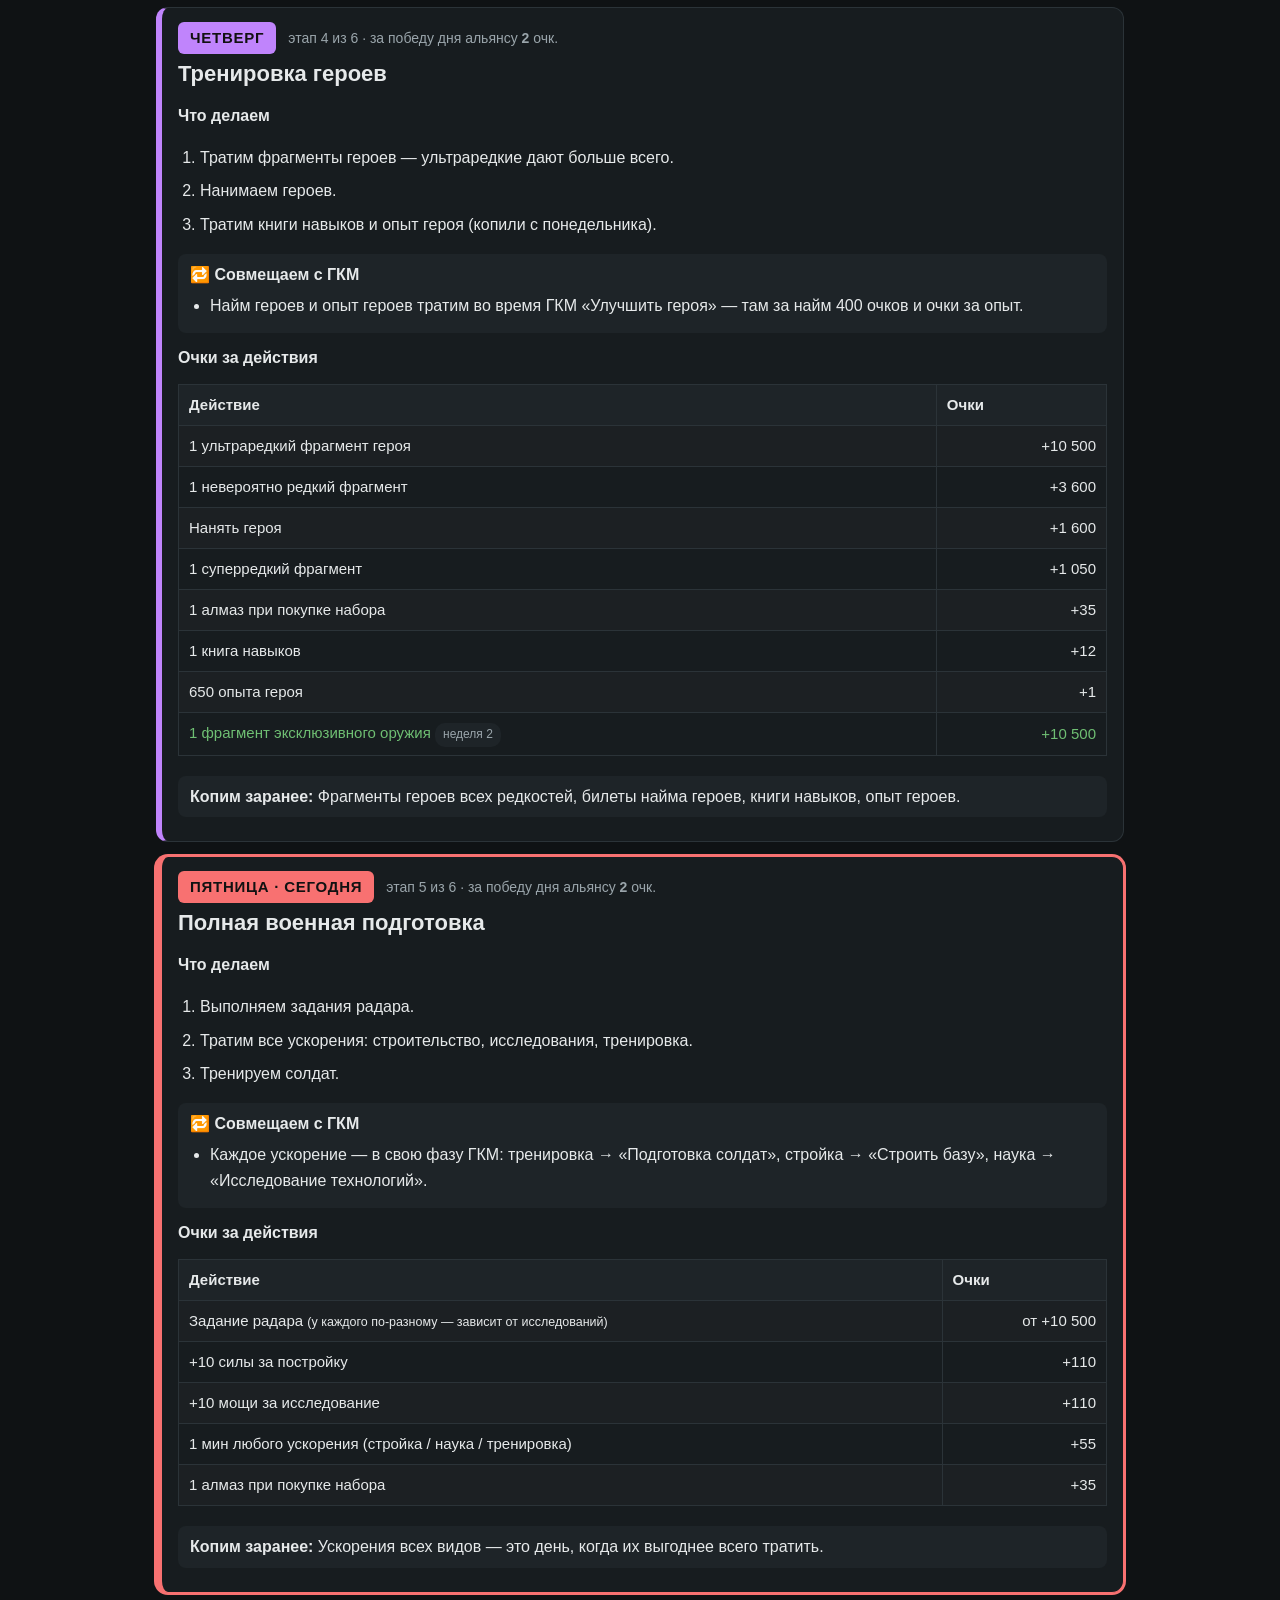
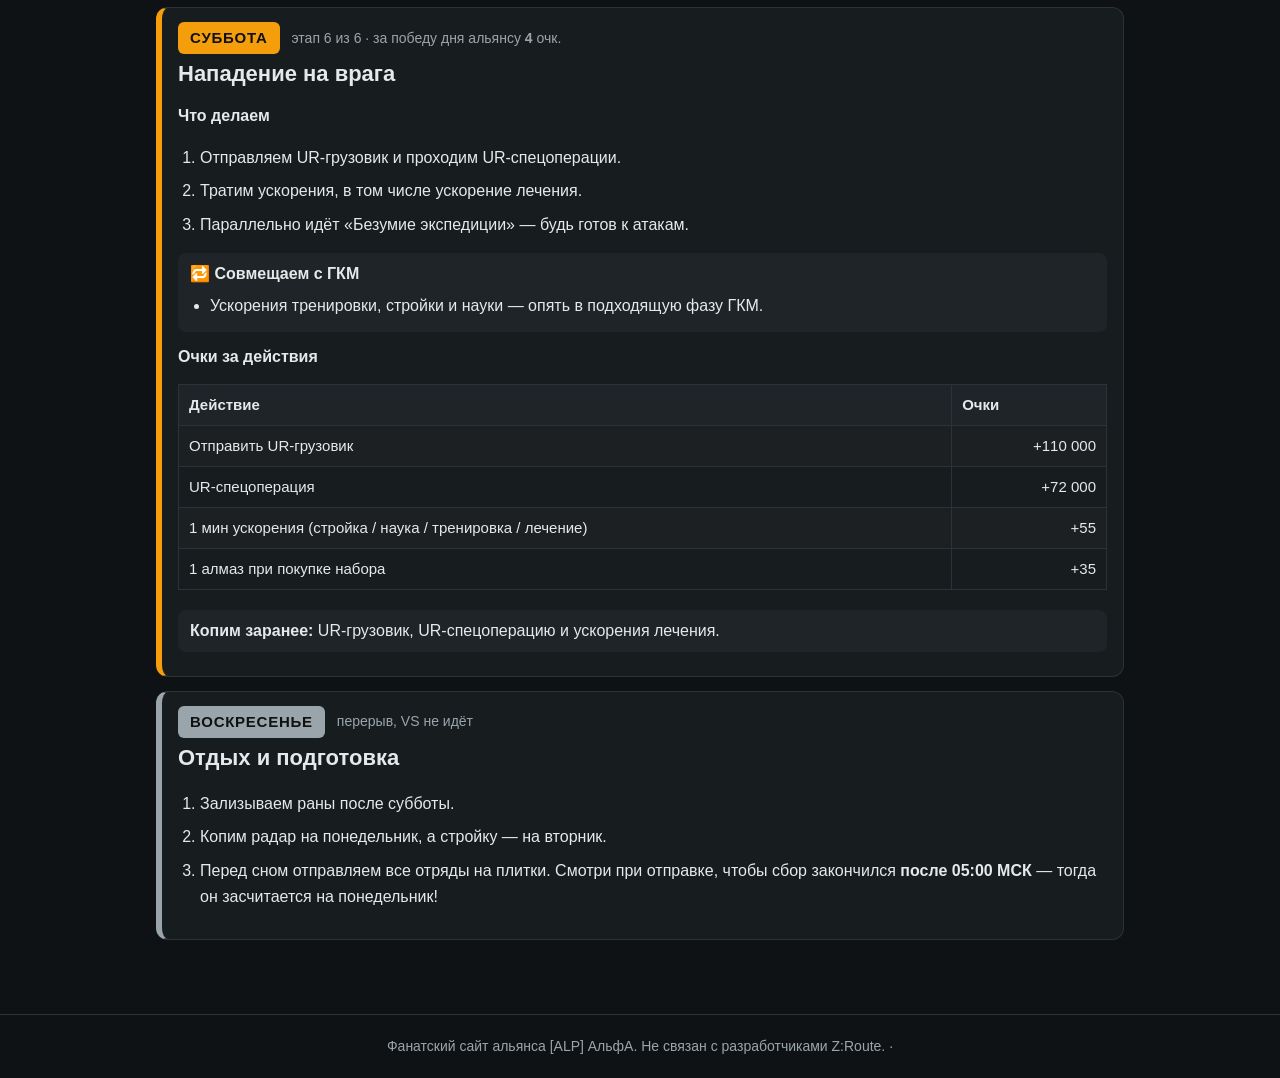
<file: vs.html>
<!doctype html>
<html lang="ru">
<head>
  <meta charset="utf-8">
  <meta name="viewport" content="width=device-width, initial-scale=1">
  <title>Соревнование VS — АльфА</title>
  <link rel="stylesheet" href="style.css">
</head>
<body>
<header>
  <div class="bar">
    <a class="logo" href="index.html">[ALP] <span>АльфА</span></a>
    <nav>
      <a href="index.html">Главная</a>
      <a href="rules.html">Правила</a>
      <a href="activities.html">События</a>
      <a class="active" href="vs.html">VS</a>
      <a href="guides.html">Гайды</a>
      <a href="base.html">Постройки</a>
      <a href="promo.html">Промокоды</a>
    </nav>
  </div>
</header>

<main>
  <h1>Соревнование альянсов VS</h1>
  <p class="lead">6 дней — 6 тем, воскресенье — перерыв. День начинается в <b>05:00 МСК</b> — подсветка «сегодня» переключается сама. Цикл идёт две недели подряд.</p>
  <p class="day-left" id="day-left"></p>

  <nav class="vs-tabs" aria-label="Дни недели"><a href="#vs-1" data-day="1" style="--day:#e8a33d"><b>Пн</b><small>Радарная разведка</small></a><a href="#vs-2" data-day="2" style="--day:#6fbf73"><b>Вт</b><small>Строительство базы</small></a><a href="#vs-3" data-day="3" style="--day:#5aa9e6"><b>Ср</b><small>Научные исследования</small></a><a href="#vs-4" data-day="4" style="--day:#c084fc"><b>Чт</b><small>Тренировка героев</small></a><a href="#vs-5" data-day="5" style="--day:#f87171"><b>Пт</b><small>Полная военная подготовка</small></a><a href="#vs-6" data-day="6" style="--day:#f59e0b"><b>Сб</b><small>Нападение на врага</small></a><a href="#vs-7" data-day="7" style="--day:#9aa5ab"><b>Вс</b><small>Перерыв</small></a></nav>

  <div class="note">Участие: Мэрия 10+ и альянс от 20 человек. В следующий раунд проходят 32 сильнейших альянса.</div>

  <details class="info">
    <summary>🏆 Сундуки и награда за победу дня</summary>
    <div>
      <p><b>Личные сундуки дня (очки):</b> 38 000 · 145 000 · 550 000 · 650 000 · 1 020 000 · 2 280 000 · 2 630 000 · 3 620 000 · 7 190 000.</p>
      <p><b>Награда за победу альянса в этапе:</b> научные данные ×400, ультраредкий универсальный фрагмент героя ×1, тактический ящик ×15, очищенный камень ×1000. На второй неделе ещё + универсальный фрагмент эксклюзивного оружия ×1.</p>
      <p>Очки альянсу за победу: Пн — 1, Вт–Пт — по 2, Сб — 4. <b>Суббота решает!</b></p>
    </div>
  </details>

  <details class="info" id="gkm">
    <summary>🔁 ГКМ — как совмещать с VS</summary>
    <div>
      <p>ГКМ идёт параллельно с VS и меняет фазы в течение дня. <b>Главный приём:</b> трать ресурс тогда, когда он даёт очки и в VS, и в текущей фазе ГКМ — одно действие засчитывается дважды.</p>
      <div class="table-wrap"><table><tr><th>Фаза ГКМ / задание</th><th>Очки</th></tr><tr class="ph"><td colspan="2"><b>Улучшить героя</b></td></tr><tr><td>Нанять героя</td><td class="num">+400</td></tr><tr><td>2000 опыта героя</td><td class="num">+1</td></tr><tr><td>1 алмаз при покупке набора</td><td class="num">+30</td></tr><tr class="ph"><td colspan="2"><b>Строить базу</b></td></tr><tr><td>1 мин ускорения строительства</td><td class="num">+10</td></tr><tr><td>+1 силы за постройку</td><td class="num">+1</td></tr><tr><td>1 алмаз при покупке набора</td><td class="num">+30</td></tr><tr class="ph"><td colspan="2"><b>Подготовка солдат</b></td></tr><tr><td>1 мин ускорения тренировки</td><td class="num">+10</td></tr><tr><td>Солдат T1 / T2 / T3</td><td class="num">+5 / 6 / 7</td></tr><tr><td>Солдат T4 / T5 / T6</td><td class="num">+13 / 15 / 19</td></tr><tr><td>Солдат T7 / T8</td><td class="num">+22 / 25</td></tr><tr><td>Солдат T9 / T10</td><td class="num">+28 / 31</td></tr><tr><td>1 алмаз при покупке набора</td><td class="num">+30</td></tr><tr class="ph"><td colspan="2"><b>Исследование технологий</b></td></tr><tr><td>1 мин ускорения исследований</td><td class="num">+10</td></tr><tr><td>+1 мощи за исследование</td><td class="num">+1</td></tr><tr><td>1 алмаз при покупке набора</td><td class="num">+30</td></tr></table></div>
      <p class="lead" style="font-size:14px">Есть ещё фаза «Улучшение бойца» — в неё тратим боевые чипы и выносливость (лучше всего в понедельник). Задания этой фазы допишем позже.</p>
    </div>
  </details>

    <article class="vs-day" id="vs-1" data-day="1" style="--day:#e8a33d">
      <div class="day-head">
        <span class="day-badge">Понедельник</span>
        <span class="day-sub">этап 1 из 6 · за победу дня альянсу <b>1</b> очк.</span>
      </div>
      <h2>Радарная разведка</h2>
      <h3>Что делаем</h3>
      <ol class="steps"><li>Выполняем накопленный радар. Сколько очков даёт задание — у каждого по-разному: зависит от изученных исследований.</li><li>Тратим выносливость и улучшаем истребитель: части бойца дают очки, но <b>коробки с запчастями не открываем</b> — их только в среду!</li><li>Собираем ресурсы с плиток (сбор радаром очков не даёт).</li><li><b>Опыт героев не тратим:</b> очков мало, оставляем на четверг.</li><li><b>Готовим здания ко вторнику:</b> стройку запускаем, но готовые здания с галочкой ✅ <b>не прожимаем</b>. Жмём галочки во вторник — тогда сила засчитается в «Строительство базы».</li><li><b>Запускаем исследование на пару дней</b> — к среде («Научные исследования») оно дойдёт, и его можно будет добить ускорениями, чтобы мощь засчиталась в VS.</li></ol>
      <div class="gkm-tip"><b>🔁 Совмещаем с ГКМ</b><ul class="plain"><li>Боевые чипы и выносливость тратим, когда идёт ГКМ «Улучшение бойца» — очки капают сразу в двух событиях.</li><li>Задания радара, где нужна выносливость, тоже делаем во время ГКМ «Улучшение бойца».</li></ul></div>
      <h3>Очки за действия</h3>
      <div class="table-wrap"><table><tr><th>Действие</th><th>Очки</th></tr><tr><td>Задание радара <small>(у каждого по-разному — зависит от исследований)</small></td><td class="num">от +10 500</td></tr><tr><td>1 часть бойца</td><td class="num">+2 600</td></tr><tr><td>1 выносливость</td><td class="num">+155</td></tr><tr><td>1 алмаз при покупке набора</td><td class="num">+35</td></tr><tr><td>1 боевой чип бойца</td><td class="num">+4</td></tr><tr><td>Сбор 10 еды / 10 металла / 6 нефти (не радаром)</td><td class="num">+3</td></tr><tr><td>650 опыта героя</td><td class="num">+1</td></tr><tr class="w2"><td>Сундук ведомого → 1 продвинутый компонент <span class="tag">неделя 2</span></td><td class="num">+1 150</td></tr></table></div>
      <p class="prep"><b>Копим заранее:</b> Задания радара, части и чипы бойца, выносливость. Вечером в воскресенье отправь отряды на сбор так, чтобы он закончился после 05:00 МСК.</p>
    </article>
    <article class="vs-day" id="vs-2" data-day="2" style="--day:#6fbf73">
      <div class="day-head">
        <span class="day-badge">Вторник</span>
        <span class="day-sub">этап 2 из 6 · за победу дня альянсу <b>2</b> очк.</span>
      </div>
      <h2>Строительство базы</h2>
      <h3>Что делаем</h3>
      <ol class="steps"><li>Отправляем UR-грузовик — самое жирное задание дня.</li><li>Проходим UR-спецоперации.</li><li>Нанимаем выживших.</li><li>Тратим ускорения строительства, улучшаем здания.</li></ol>
      <div class="gkm-tip"><b>🔁 Совмещаем с ГКМ</b><ul class="plain"><li>Ускорения строительства тратим во время ГКМ «Строить базу» — там тоже дают очки за каждую минуту и за силу построек.</li></ul></div>
      <h3>Очки за действия</h3>
      <div class="table-wrap"><table><tr><th>Действие</th><th>Очки</th></tr><tr><td>Отправить UR-грузовик</td><td class="num">+110 000</td></tr><tr><td>UR-спецоперация</td><td class="num">+72 000</td></tr><tr><td>Нанять выжившего</td><td class="num">+1 600</td></tr><tr><td>+10 силы за постройку</td><td class="num">+110</td></tr><tr><td>1 мин ускорения строительства</td><td class="num">+55</td></tr><tr><td>1 алмаз при покупке набора</td><td class="num">+35</td></tr></table></div>
      <p class="prep"><b>Копим заранее:</b> UR-грузовик и UR-спецоперацию на этот день, билеты выживших, ускорения строительства.</p>
    </article>
    <article class="vs-day" id="vs-3" data-day="3" style="--day:#5aa9e6">
      <div class="day-head">
        <span class="day-badge">Среда</span>
        <span class="day-sub">этап 3 из 6 · за победу дня альянсу <b>2</b> очк.</span>
      </div>
      <h2>Научные исследования</h2>
      <h3>Что делаем</h3>
      <ol class="steps"><li>Выполняем задания радара.</li><li>Тратим научные данные.</li><li>Открываем коробки с запчастями бойца (копили с понедельника).</li><li>Запускаем исследования и тратим ускорения исследований.</li></ol>
      <div class="gkm-tip"><b>🔁 Совмещаем с ГКМ</b><ul class="plain"><li>Ускорения исследований тратим во время ГКМ «Исследование технологий».</li></ul></div>
      <h3>Очки за действия</h3>
      <div class="table-wrap"><table><tr><th>Действие</th><th>Очки</th></tr><tr><td>Задание радара <small>(у каждого по-разному — зависит от исследований)</small></td><td class="num">от +10 500</td></tr><tr><td>1 научные данные</td><td class="num">+320</td></tr><tr><td>+10 мощи за исследование</td><td class="num">+110</td></tr><tr><td>1 мин ускорения исследований</td><td class="num">+55</td></tr><tr><td>1 алмаз при покупке набора</td><td class="num">+35</td></tr></table></div>
      <p class="prep"><b>Копим заранее:</b> Научные данные, ускорения исследований, задания радара.</p>
    </article>
    <article class="vs-day" id="vs-4" data-day="4" style="--day:#c084fc">
      <div class="day-head">
        <span class="day-badge">Четверг</span>
        <span class="day-sub">этап 4 из 6 · за победу дня альянсу <b>2</b> очк.</span>
      </div>
      <h2>Тренировка героев</h2>
      <h3>Что делаем</h3>
      <ol class="steps"><li>Тратим фрагменты героев — ультраредкие дают больше всего.</li><li>Нанимаем героев.</li><li>Тратим книги навыков и опыт героя (копили с понедельника).</li></ol>
      <div class="gkm-tip"><b>🔁 Совмещаем с ГКМ</b><ul class="plain"><li>Найм героев и опыт героев тратим во время ГКМ «Улучшить героя» — там за найм 400 очков и очки за опыт.</li></ul></div>
      <h3>Очки за действия</h3>
      <div class="table-wrap"><table><tr><th>Действие</th><th>Очки</th></tr><tr><td>1 ультраредкий фрагмент героя</td><td class="num">+10 500</td></tr><tr><td>1 невероятно редкий фрагмент</td><td class="num">+3 600</td></tr><tr><td>Нанять героя</td><td class="num">+1 600</td></tr><tr><td>1 суперредкий фрагмент</td><td class="num">+1 050</td></tr><tr><td>1 алмаз при покупке набора</td><td class="num">+35</td></tr><tr><td>1 книга навыков</td><td class="num">+12</td></tr><tr><td>650 опыта героя</td><td class="num">+1</td></tr><tr class="w2"><td>1 фрагмент эксклюзивного оружия <span class="tag">неделя 2</span></td><td class="num">+10 500</td></tr></table></div>
      <p class="prep"><b>Копим заранее:</b> Фрагменты героев всех редкостей, билеты найма героев, книги навыков, опыт героев.</p>
    </article>
    <article class="vs-day" id="vs-5" data-day="5" style="--day:#f87171">
      <div class="day-head">
        <span class="day-badge">Пятница</span>
        <span class="day-sub">этап 5 из 6 · за победу дня альянсу <b>2</b> очк.</span>
      </div>
      <h2>Полная военная подготовка</h2>
      <h3>Что делаем</h3>
      <ol class="steps"><li>Выполняем задания радара.</li><li>Тратим все ускорения: строительство, исследования, тренировка.</li><li>Тренируем солдат.</li></ol>
      <div class="gkm-tip"><b>🔁 Совмещаем с ГКМ</b><ul class="plain"><li>Каждое ускорение — в свою фазу ГКМ: тренировка → «Подготовка солдат», стройка → «Строить базу», наука → «Исследование технологий».</li></ul></div>
      <h3>Очки за действия</h3>
      <div class="table-wrap"><table><tr><th>Действие</th><th>Очки</th></tr><tr><td>Задание радара <small>(у каждого по-разному — зависит от исследований)</small></td><td class="num">от +10 500</td></tr><tr><td>+10 силы за постройку</td><td class="num">+110</td></tr><tr><td>+10 мощи за исследование</td><td class="num">+110</td></tr><tr><td>1 мин любого ускорения (стройка / наука / тренировка)</td><td class="num">+55</td></tr><tr><td>1 алмаз при покупке набора</td><td class="num">+35</td></tr></table></div>
      <p class="prep"><b>Копим заранее:</b> Ускорения всех видов — это день, когда их выгоднее всего тратить.</p>
    </article>
    <article class="vs-day" id="vs-6" data-day="6" style="--day:#f59e0b">
      <div class="day-head">
        <span class="day-badge">Суббота</span>
        <span class="day-sub">этап 6 из 6 · за победу дня альянсу <b>4</b> очк.</span>
      </div>
      <h2>Нападение на врага</h2>
      <h3>Что делаем</h3>
      <ol class="steps"><li>Отправляем UR-грузовик и проходим UR-спецоперации.</li><li>Тратим ускорения, в том числе ускорение лечения.</li><li>Параллельно идёт «Безумие экспедиции» — будь готов к атакам.</li></ol>
      <div class="gkm-tip"><b>🔁 Совмещаем с ГКМ</b><ul class="plain"><li>Ускорения тренировки, стройки и науки — опять в подходящую фазу ГКМ.</li></ul></div>
      <h3>Очки за действия</h3>
      <div class="table-wrap"><table><tr><th>Действие</th><th>Очки</th></tr><tr><td>Отправить UR-грузовик</td><td class="num">+110 000</td></tr><tr><td>UR-спецоперация</td><td class="num">+72 000</td></tr><tr><td>1 мин ускорения (стройка / наука / тренировка / лечение)</td><td class="num">+55</td></tr><tr><td>1 алмаз при покупке набора</td><td class="num">+35</td></tr></table></div>
      <p class="prep"><b>Копим заранее:</b> UR-грузовик, UR-спецоперацию и ускорения лечения.</p>
    </article>
    <article class="vs-day" id="vs-7" data-day="7" style="--day:#9aa5ab">
      <div class="day-head"><span class="day-badge">Воскресенье</span><span class="day-sub">перерыв, VS не идёт</span></div>
      <h2>Отдых и подготовка</h2>
      <ol class="steps"><li>Зализываем раны после субботы.</li><li>Копим радар на понедельник, а стройку — на вторник.</li><li>Перед сном отправляем все отряды на плитки. Смотри при отправке, чтобы сбор закончился <b>после 05:00 МСК</b> — тогда он засчитается на понедельник!</li></ol>
    </article>
</main>

<footer>Фанатский сайт альянса [ALP] АльфА. Не связан с разработчиками Z:Route. ·</footer>
<script src="today.js"></script>
</body>
</html>
</file>
<file: style.css>
:root {
  color-scheme: dark;
  --bg: #0f1214;
  --panel: #171c1f;
  --panel-2: #1e2428;
  --line: #2b3338;
  --text: #e6e9ea;
  --muted: #9aa5ab;
  --accent: #e8a33d;
  --accent-2: #6fbf73;
  --danger: #d9534f;
}
* { box-sizing: border-box; }
[hidden] { display: none !important; }
html { scroll-behavior: smooth; }
body {
  margin: 0;
  background: var(--bg);
  color: var(--text);
  font: 16px/1.6 "Segoe UI", Roboto, Arial, sans-serif;
}
a { color: var(--accent); }
img { max-width: 100%; border-radius: 8px; }

/* Шапка */
header {
  position: sticky; top: 0; z-index: 10;
  background: rgba(15,18,20,.95);
  border-bottom: 1px solid var(--line);
  backdrop-filter: blur(6px);
}
.bar {
  max-width: 1000px; margin: 0 auto; padding: 10px 16px;
  display: flex; align-items: center; gap: 16px; flex-wrap: wrap;
}
.logo { font-weight: 800; font-size: 20px; color: var(--text); text-decoration: none; letter-spacing: .5px; }
.logo span { color: var(--accent); }
nav { display: flex; gap: 4px; flex-wrap: wrap; }
nav a {
  color: var(--muted); text-decoration: none; padding: 6px 12px; border-radius: 6px;
}
nav a:hover { color: var(--text); background: var(--panel-2); }
nav a.active { color: var(--bg); background: var(--accent); font-weight: 600; }

/* Контент */
main { max-width: 1000px; margin: 0 auto; padding: 24px 16px 60px; }
h1 { font-size: 30px; margin: 8px 0 4px; }
h2 { font-size: 22px; margin: 36px 0 12px; padding-bottom: 6px; border-bottom: 1px solid var(--line); }
h3 { font-size: 18px; margin: 0 0 8px; }
.lead { color: var(--muted); margin: 0 0 20px; }

.toc { display: flex; flex-wrap: wrap; gap: 8px; margin: 16px 0 8px; }
.toc a {
  background: var(--panel); border: 1px solid var(--line); color: var(--text);
  text-decoration: none; padding: 6px 12px; border-radius: 20px; font-size: 14px;
}
.toc a:hover { border-color: var(--accent); }

.grid { display: grid; grid-template-columns: repeat(auto-fill, minmax(280px, 1fr)); gap: 14px; }
.card {
  background: var(--panel); border: 1px solid var(--line); border-radius: 10px; padding: 16px;
}
.card p { margin: 6px 0; }
a.card { color: var(--text); text-decoration: none; display: block; }
a.card:hover { border-color: var(--accent); }

.tag {
  display: inline-block; font-size: 12px; padding: 2px 8px; border-radius: 10px;
  background: var(--panel-2); color: var(--muted); margin-right: 4px;
}
.tag.daily { color: var(--accent-2); }
.tag.weekly { color: var(--accent); }
.tag.server { color: var(--danger); }

table { width: 100%; border-collapse: collapse; margin: 10px 0; font-size: 15px; }
.table-wrap { overflow-x: auto; }
th, td { border: 1px solid var(--line); padding: 8px 10px; text-align: left; }
th { background: var(--panel-2); }
tr:nth-child(even) td { background: rgba(255,255,255,.02); }

.note {
  border-left: 3px solid var(--accent); background: var(--panel);
  padding: 10px 14px; border-radius: 0 8px 8px 0; margin: 12px 0;
}
.todo { color: var(--muted); font-style: italic; }

details { background: var(--panel); border: 1px solid var(--line); border-radius: 10px; margin: 10px 0; }
summary { cursor: pointer; padding: 12px 16px; font-weight: 600; }
details > div { padding: 0 16px 14px; }

footer { border-top: 1px solid var(--line); color: var(--muted); font-size: 14px; text-align: center; padding: 20px 16px; }

@media (max-width: 600px) {
  h1 { font-size: 24px; }
  .bar { gap: 8px; }
}

/* Скрины и шаги */
.shot { display: block; max-width: 420px; width: 100%; margin: 12px 0; border: 1px solid var(--line); }
.shot-wide { max-width: 100%; }
figure { margin: 14px 0; }
figcaption { color: var(--muted); font-size: 14px; margin-top: 4px; }
.placeholder {
  border: 2px dashed var(--line); border-radius: 8px; padding: 30px 16px; text-align: center;
  color: var(--muted); max-width: 420px; margin: 12px 0;
}
ol.steps { padding-left: 22px; }
ol.steps li { margin: 8px 0; }
ul.plain { padding-left: 20px; }
ul.plain li { margin: 6px 0; }
.warn { border-left-color: var(--danger); }
.week li { margin: 6px 0; }
.btn {
  display: inline-block; background: var(--accent); color: var(--bg); font-weight: 700;
  padding: 10px 18px; border-radius: 8px; text-decoration: none;
}
video { max-width: 100%; border-radius: 8px; }

/* Сегодняшний день */
.week { list-style: none; padding: 0; margin: 8px 0 0; display: grid; gap: 4px; }
.week li { display: flex; gap: 10px; padding: 6px 10px; border-radius: 8px; margin: 0; }
.week li b { flex: none; width: 28px; }
.week li.today, tr.today td { background: rgba(232,163,61,.15); }
.week li.today b, tr.today td:first-child { color: var(--accent); }
.week li.today::after { content: "сегодня"; margin-left: auto; color: var(--accent); font-size: 13px; font-weight: 600; }
#today-line { font-size: 18px; font-weight: 600; margin: 4px 0 0; }

/* Блок «Сегодня» на главной */
.today-card {
  background: var(--panel); border: 1px solid var(--accent); border-radius: 12px;
  padding: 16px 18px; margin: 18px 0 8px;
}
.today-card h2 { border: 0; margin: 2px 0 10px; padding: 0; font-size: 24px; text-wrap: balance; }
.eyebrow { margin: 0; color: var(--accent); font-size: 13px; font-weight: 700; letter-spacing: .06em; text-transform: uppercase; }
.today-card .btn { margin-top: 6px; }
.daily { margin: 14px 0 0; background: var(--panel-2); }

/* VS по дням */
.vs-day { background: var(--panel); border: 1px solid var(--line); border-radius: 12px; padding: 14px 16px; margin: 14px 0; scroll-margin-top: 70px; }
.vs-day.today { border-color: var(--accent); }
.vs-day.today .eyebrow::after { content: " · сегодня"; }
.vs-day h2 { border: 0; margin: 2px 0 8px; padding: 0; }
.vs-day h3 { margin: 12px 0 4px; font-size: 16px; }
td.num { text-align: right; white-space: nowrap; font-variant-numeric: tabular-nums; }
.vs-tabs a.today { background: var(--accent); color: var(--bg); border-color: var(--accent); font-weight: 700; }
.prep { background: var(--panel-2); border-radius: 8px; padding: 8px 12px; margin: 10px 0; }
.video-wrap { position: relative; width: 100%; max-width: 640px; aspect-ratio: 16 / 9; border-radius: 10px; overflow: hidden; background: #000; margin: 8px 0; }
.video-wrap iframe { position: absolute; inset: 0; width: 100%; height: 100%; border: 0; }
.video-wrap.vertical { max-width: 340px; aspect-ratio: 9 / 16; }
details ul.plain ul.plain { margin-top: 4px; }

/* VS: выделение дней */
.vs-tabs { position: sticky; top: 52px; z-index: 5; display: grid; grid-template-columns: repeat(7, minmax(0,1fr)); gap: 6px; background: var(--bg); padding: 8px 0; margin: 10px 0; }
.vs-tabs a { display: flex; flex-direction: column; align-items: center; gap: 2px; text-decoration: none; color: var(--text); background: var(--panel); border: 1px solid var(--line); border-top: 4px solid var(--day); border-radius: 8px; padding: 6px 2px; min-width: 0; }
.vs-tabs a b { font-size: 16px; }
.vs-tabs a small { font-size: 10px; color: var(--muted); text-align: center; line-height: 1.2; overflow: hidden; text-overflow: ellipsis; white-space: nowrap; max-width: 100%; }
.vs-tabs a.today { background: var(--day); color: #111; border-color: var(--day); }
.vs-tabs a.today small { color: #111; }
.vs-day { border-left: 6px solid var(--day); scroll-margin-top: 140px; }
.vs-day.today { border-color: var(--day); box-shadow: 0 0 0 2px var(--day); }
.day-head { display: flex; flex-wrap: wrap; align-items: center; gap: 8px 12px; }
.day-badge { background: var(--day); color: #111; font-weight: 800; text-transform: uppercase; letter-spacing: .05em; padding: 4px 12px; border-radius: 6px; font-size: 15px; }
.vs-day.today .day-badge::after { content: " · сегодня"; }
.day-sub { color: var(--muted); font-size: 14px; }
.gkm-tip { background: var(--panel-2); border-radius: 8px; padding: 8px 12px; margin: 12px 0; }
.gkm-tip ul { margin: 4px 0 0; }
tr.ph td { background: var(--panel-2); }
tr.w2 td { color: var(--accent-2); }
details.info { background: var(--panel); }
@media (max-width: 600px) { .vs-tabs { top: 88px; } .vs-tabs a small { display: none; } }
.day-left { margin: 2px 0 0; color: var(--muted); font-size: 13px; }
.driver { margin: 12px 0 0; color: var(--muted); font-size: 14px; }
.driver b { color: var(--accent); }
</file>
<file: catalog.css>
.catalog-grid{display:grid;grid-template-columns:repeat(auto-fit,minmax(240px,1fr));gap:12px;margin:18px 0}.catalog-tile{display:block;text-align:left;padding:18px;background:var(--panel);border:1px solid var(--line);border-radius:10px;color:var(--text);font:inherit;cursor:pointer;text-decoration:none}.catalog-tile:hover,.catalog-tile:focus-visible{border-color:var(--accent);background:var(--panel-2)}.catalog-tile small{display:block;color:var(--muted);margin-top:5px}.catalog-grid input,input[type=search]{max-width:100%;font:inherit;padding:10px;background:var(--panel);color:var(--text);border:1px solid var(--line);border-radius:6px}input[type=range]{width:100%;accent-color:var(--accent)}.base-facts{display:grid;grid-template-columns:repeat(auto-fit,minmax(180px,1fr));gap:10px}.base-facts div{padding:10px;background:var(--panel-2);border-radius:6px}.base-facts dt{color:var(--muted);font-size:14px}.base-facts dd{margin:3px 0;overflow-wrap:anywhere}#building-detail{scroll-margin-top:160px}.guide-content>summary{display:none}.guide-content{border:0;padding:0}

.catalog-tile .building-icon{width:56px;height:56px;object-fit:contain;float:left;margin-right:12px}.catalog-tile{min-height:92px}#building-detail>.building-icon{width:100px;height:100px;object-fit:contain;float:left;margin:0 18px 12px 0}#building-detail .base-facts{clear:both}

.buildings-layout{display:grid;grid-template-columns:280px minmax(0,1fr);gap:20px;align-items:start}.building-list{max-height:75vh;overflow:auto;display:grid;gap:8px}.building-list .catalog-tile{min-height:80px;padding:12px}.buildings-layout #building-detail{margin:0;min-width:0}.building-list .catalog-tile small{font-size:12px}@media(max-width:700px){.buildings-layout{grid-template-columns:1fr}.building-list{max-height:300px}}

.guides-layout{display:grid;grid-template-columns:280px minmax(0,1fr);gap:20px;align-items:start}.guide-list{display:grid;gap:8px;max-height:75vh;overflow:auto;position:sticky;top:120px}.guide-list .catalog-tile{min-height:0;padding:13px;font-size:14px}.selected-guide{min-width:0}.selected-guide #guide-back{margin-bottom:15px;font-size:13px;padding:8px;min-height:0}.selected-guide details>div{padding:0}.selected-guide figure{margin:12px 0}@media(max-width:700px){.guides-layout{grid-template-columns:1fr}.guide-list{position:static;max-height:280px}}

.catalog-category{font-size:13px;letter-spacing:.06em;text-transform:uppercase;color:var(--accent);margin:18px 0 3px;padding:0 4px}.catalog-category:first-child{margin-top:3px}

.fact-icon{width:28px;height:28px;object-fit:contain;vertical-align:middle;margin-right:7px}.worker-item{display:flex;gap:8px;align-items:center;margin:8px 0}.worker-item>.building-icon{float:none;width:36px;height:36px;margin:0}.mobile-building-picker{display:none}@media(max-width:700px){.buildings-layout>.building-list{display:none}.mobile-building-picker{display:block;font-weight:600}.mobile-building-picker select{display:block;width:100%;margin:8px 0 16px;padding:13px;font:inherit;color:var(--text);background:var(--panel-2);border:1px solid var(--accent);border-radius:8px}.mobile-building-picker{grid-column:1}}

.mobile-catalog-menu{margin:0;border:0;padding:0;min-width:0}
.mobile-catalog-menu>summary{display:none}
.mobile-catalog-menu:not([open])>.building-list,.mobile-catalog-menu:not([open])>.guide-list{display:grid}
@media(min-width:701px){.mobile-catalog-menu>.building-list,.mobile-catalog-menu>.guide-list{display:grid!important}}
@media(max-width:700px){
.mobile-catalog-menu>summary{display:flex;align-items:center;gap:10px;padding:14px;border:1px solid var(--accent);border-radius:8px;cursor:pointer;background:var(--panel-2)}
.mobile-catalog-menu>summary::after{content:'▾';margin-left:auto}
.mobile-catalog-menu[open]>summary::after{content:'▴'}
.mobile-catalog-menu>summary .building-icon{width:42px;height:42px;object-fit:contain}
.mobile-catalog-menu:not([open])>.building-list,.mobile-catalog-menu:not([open])>.guide-list{display:none}
.mobile-catalog-menu[open]>.building-list,.mobile-catalog-menu[open]>.guide-list{display:grid;max-height:none;overflow:visible;padding-top:12px}
.guide-menu .catalog-tile{display:flex;align-items:center;min-height:64px}
}

.guide-icon{width:44px;height:44px;object-fit:contain;float:left;margin-right:10px;flex-shrink:0}
</file>
<file: train.css>
.train-meta { display:flex; gap:6px; flex-wrap:wrap; margin:12px 0; }
.train-meta .tag:empty { display:none; }
.train-search label { display:block; font-weight:600; margin-bottom:8px; }
.train-search input { width:100%; max-width:460px; background:var(--bg); color:var(--text); border:1px solid var(--line); border-radius:8px; padding:12px; font:inherit; }
.train-search input:focus { outline:2px solid var(--accent); outline-offset:2px; }
.train-search p { color:var(--muted); font-size:14px; margin-top:10px; }
.train-list { columns:2; column-gap:36px; padding-left:32px; margin:12px 0; }
.train-list li { break-inside:avoid; padding:6px 8px; overflow-wrap:anywhere; }
.train-list li::marker { color:var(--muted); font-variant-numeric:tabular-nums; }
.train-list li.match { background:rgba(232,163,61,.18); border-radius:6px; color:var(--accent); font-weight:700; }
.train-day { scroll-margin-top:150px; }
.train-day.today { border-color:var(--accent); }
.train-day summary { display:flex; flex-wrap:wrap; gap:6px 16px; align-items:center; }
.train-day summary::before { content:'▸'; color:var(--accent); }
.train-day[open] summary::before { content:'▾'; }
.train-day summary small { margin-left:auto; color:var(--muted); font-weight:400; }
.train-page [id] { scroll-margin-top:150px; }
@media(max-width:600px) { .train-list { columns:1; } .train-day summary small { margin-left:0; width:100%; padding-left:24px; } }

.train-carriages { display:grid; grid-template-columns:repeat(4,minmax(0,1fr)); gap:18px; padding:20px 0 26px; }
.train-engine { border-left:4px solid var(--accent); padding:10px 14px; background:rgba(232,163,61,.08); border-radius:8px; }
.train-carriage { position:relative; background:var(--bg); border:2px solid var(--accent); border-radius:12px; padding:14px 10px 22px; min-width:0; }
.train-carriage::after { content:''; position:absolute; height:14px; left:15%; right:15%; bottom:-9px; border-left:14px solid var(--muted); border-right:14px solid var(--muted); }
.train-carriage h3 { margin:0 0 10px; color:var(--accent); font-size:18px; }
.train-carriage .train-list { columns:1; padding-left:25px; margin:0; font-size:14px; }
.train-carriage .train-list li { padding:7px 2px; }
.train-carriage small { color:var(--muted); }
@media(max-width:950px) { .train-carriages { grid-template-columns:repeat(2,minmax(0,1fr)); gap:24px 14px; } }
@media(max-width:430px) { .train-carriages { grid-template-columns:1fr; } }
</file>
